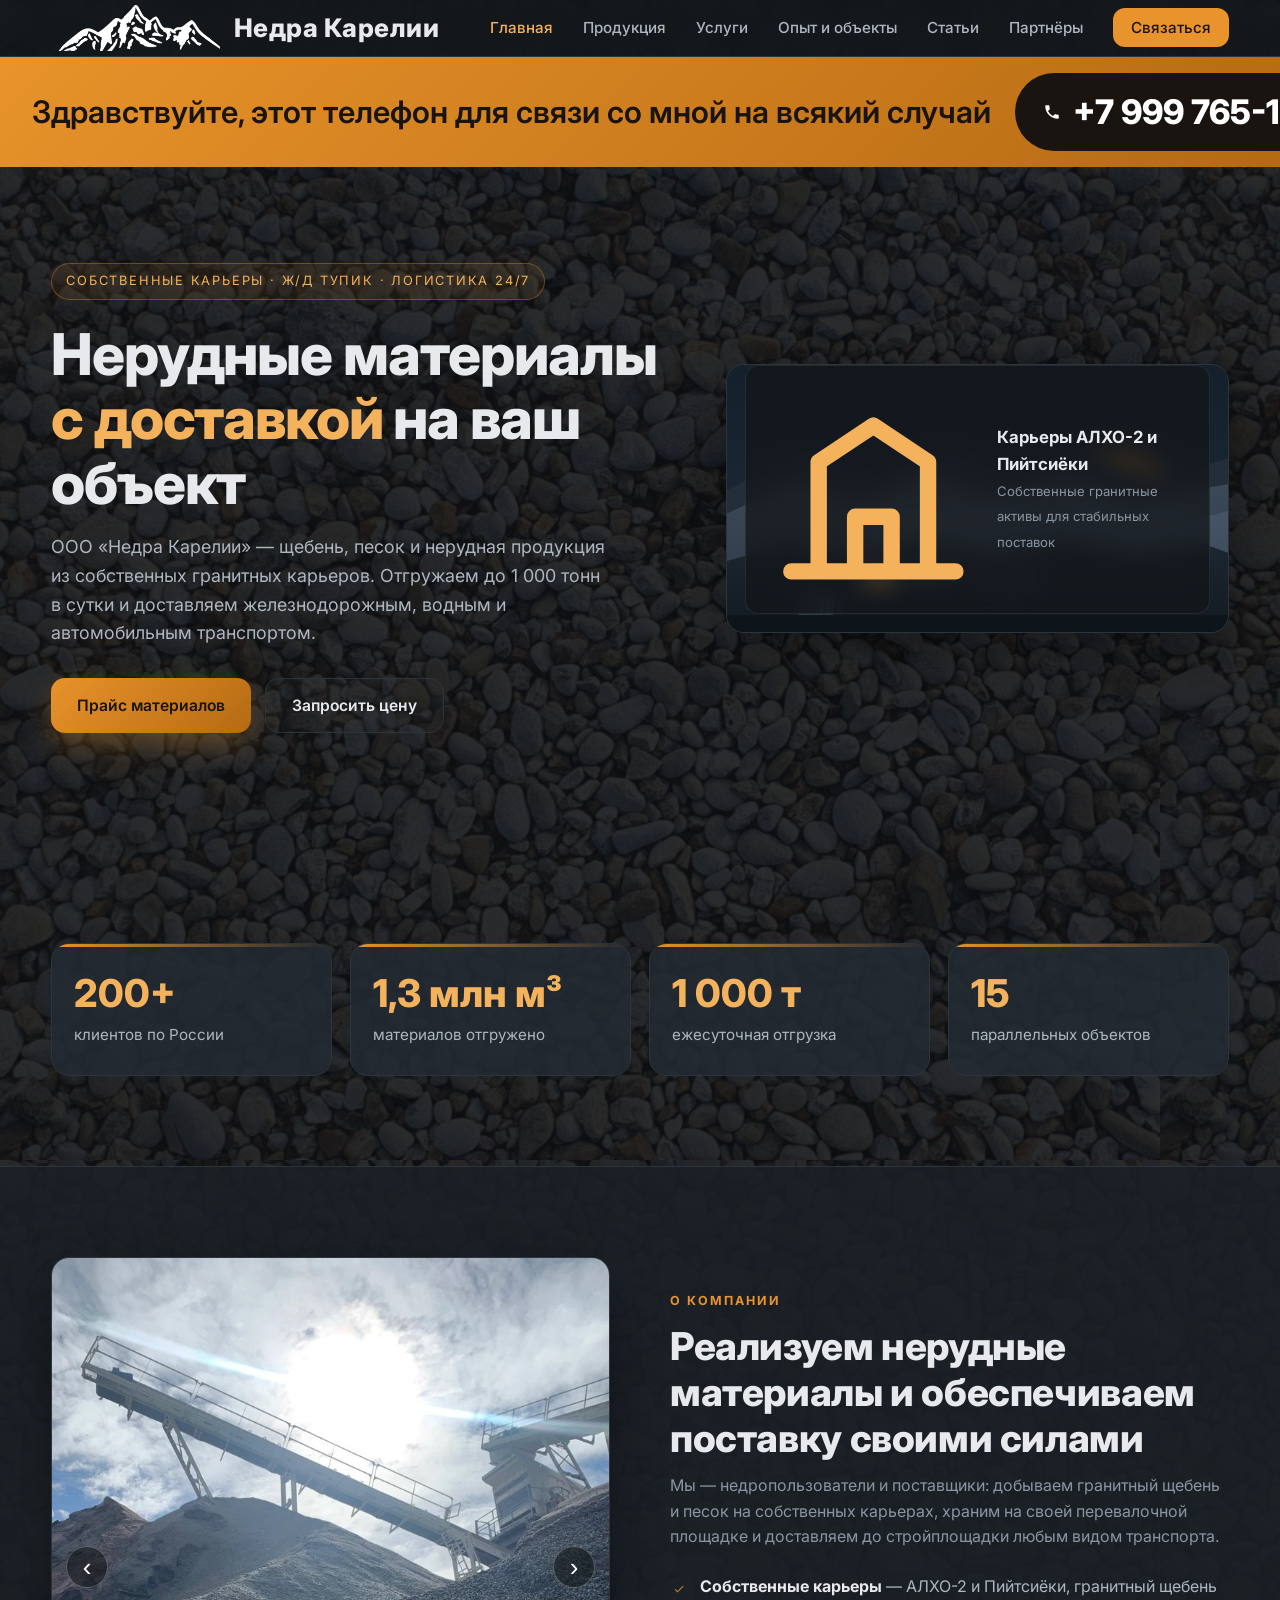
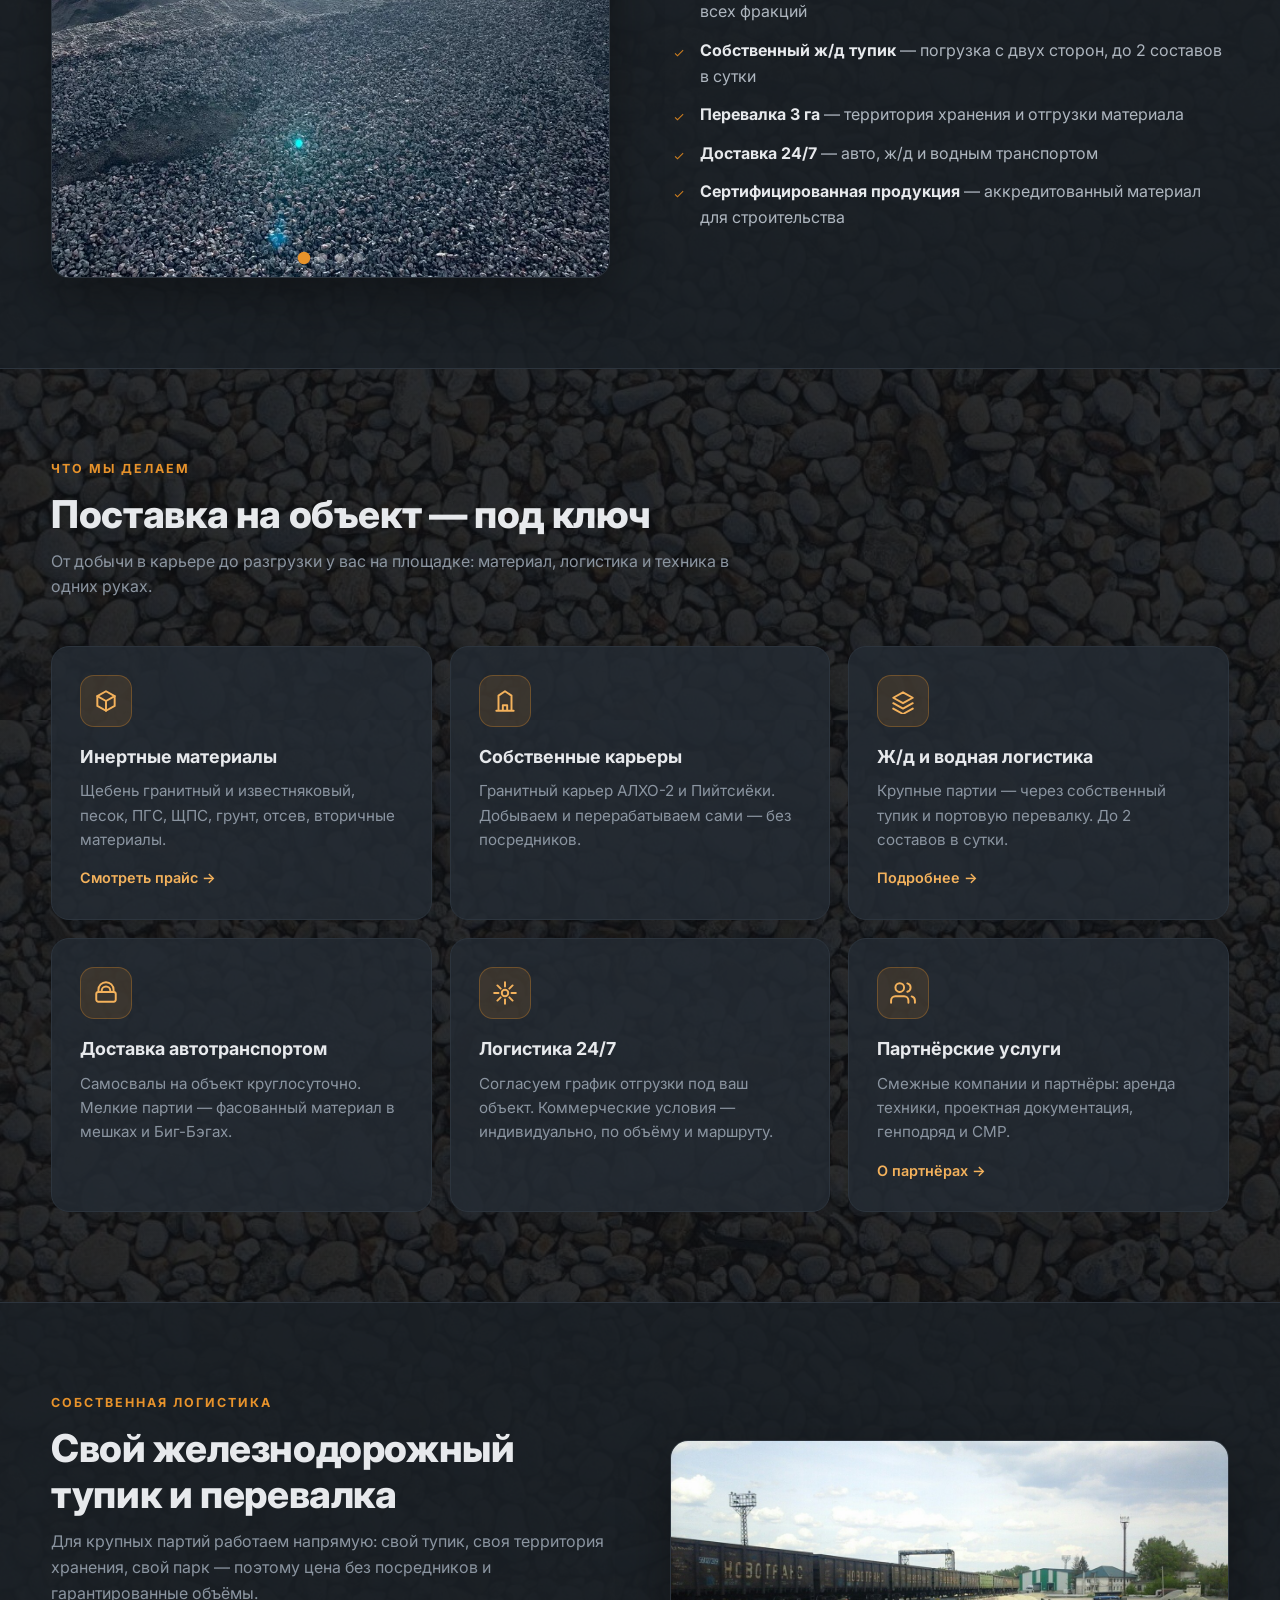
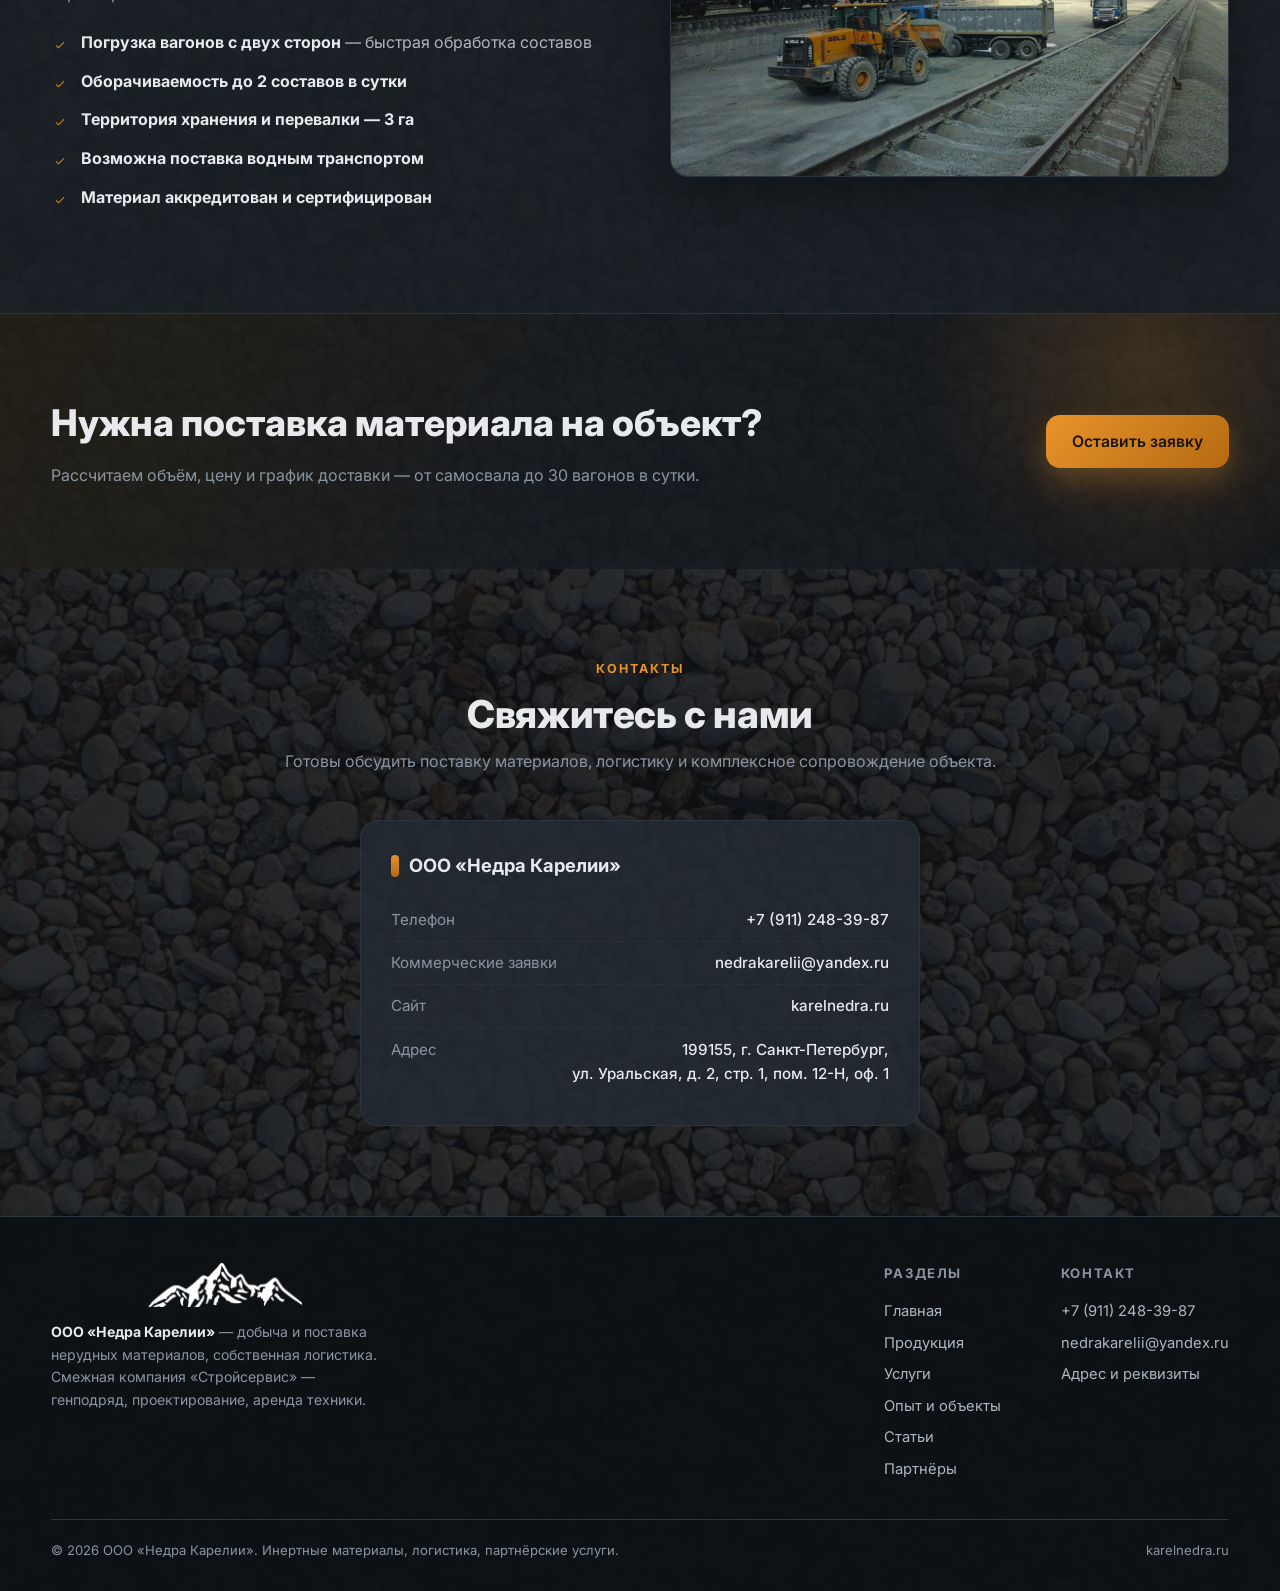
<file: index.html>
﻿<!DOCTYPE html>
<html lang="ru">
<head>
  <meta charset="UTF-8">
  <meta name="viewport" content="width=device-width, initial-scale=1.0">
  <title>Недра Карелии — нерудные материалы, карьеры и логистика</title>
  <meta name="description" content="ООО «Недра Карелии» — поставка щебня, песка и нерудных материалов. Собственные гранитные карьеры, ж/д тупик и логистика 24/7. Аренда техники, проектирование и строительство через партнёров.">
  <link rel="icon" href="images/favicon.png?v=2">
  <link rel="preconnect" href="https://fonts.googleapis.com">
  <link rel="preconnect" href="https://fonts.gstatic.com" crossorigin>
  <link href="https://fonts.googleapis.com/css2?family=Inter:wght@400;500;600;700;800&display=swap" rel="stylesheet">
  <link rel="stylesheet" href="css/style.css?v=49">
</head>
<body>

  <header class="header">
    <div class="container header-inner">
      <a class="logo" href="index.html" aria-label="Недра Карелии — на главную">
        <img class="logo-img" src="images/logo-mount.png" alt="Недра Карелии">
        <span class="logo-name">Недра Карелии</span>
      </a>
      <ul class="nav">
        <li><a href="index.html" class="active">Главная</a></li>
        <li><a href="production.html">Продукция</a></li>
        <li><a href="services.html">Услуги</a></li>
        <li><a href="experience.html">Опыт и объекты</a></li>
        <li><a href="articles.html">Статьи</a></li>
        <li><a href="partners.html">Партнёры</a></li>
        <li><a href="index.html#contacts" class="nav-cta">Связаться</a></li>
      </ul>
      <button class="burger" aria-label="Открыть меню"><span></span><span></span><span></span></button>
    </div>
  </header>

  <!-- ============ РЕКЛАМНЫЙ БЛОК / БЕГУЩАЯ СТРОКА (ВРЕМЕННЫЙ — удалить при необходимости) ============ -->
  <div class="adstrip">
    <div class="adstrip-track">
      <div class="adstrip-item">
        <p>Здравствуйте, этот телефон для связи со мной на всякий случай</p>
        <a href="tel:+79997651890">
          <svg width="18" height="18" viewBox="0 0 24 24" fill="currentColor" aria-hidden="true"><path d="M6.6 10.8a15.1 15.1 0 0 0 6.6 6.6l2.2-2.2a1 1 0 0 1 1-.24c1.1.36 2.3.56 3.6.56a1 1 0 0 1 1 1V20a1 1 0 0 1-1 1C10.6 21 3 13.4 3 4a1 1 0 0 1 1-1h3.5a1 1 0 0 1 1 1c0 1.3.2 2.5.56 3.6a1 1 0 0 1-.25 1z"/></svg>
          +7 999 765-18-90
        </a>
      </div>
      <div class="adstrip-item" aria-hidden="true">
        <p>Здравствуйте, этот телефон для связи со мной на всякий случай</p>
        <a href="tel:+79997651890">
          <svg width="18" height="18" viewBox="0 0 24 24" fill="currentColor" aria-hidden="true"><path d="M6.6 10.8a15.1 15.1 0 0 0 6.6 6.6l2.2-2.2a1 1 0 0 1 1-.24c1.1.36 2.3.56 3.6.56a1 1 0 0 1 1 1V20a1 1 0 0 1-1 1C10.6 21 3 13.4 3 4a1 1 0 0 1 1-1h3.5a1 1 0 0 1 1 1c0 1.3.2 2.5.56 3.6a1 1 0 0 1-.25 1z"/></svg>
          +7 999 765-18-90
        </a>
      </div>
    </div>
  </div>
  <!-- ============ КОНЕЦ РЕКЛАМНОГО БЛОКА ============ -->

  <section class="hero">
    <div class="container hero-grid">
      <div data-reveal>
        <span class="badge">Собственные карьеры · Ж/д тупик · Логистика 24/7</span>
        <h1>Нерудные материалы <em>с доставкой</em> на ваш объект</h1>
        <p class="lead">ООО «Недра Карелии» — щебень, песок и нерудная продукция из собственных гранитных карьеров. Отгружаем до 1 000 тонн в сутки и доставляем железнодорожным, водным и автомобильным транспортом.</p>
        <div class="hero-actions">
          <a href="production.html" class="btn btn-primary">Прайс материалов</a>
          <a href="index.html#contacts" class="btn btn-ghost">Запросить цену</a>
        </div>
      </div>
      <div class="hero-visual" data-reveal>
        <img src="images/hero.svg" alt="Гранитный карьер Недра Карелии">
        <div class="hero-card">
          <svg width="38" height="38" viewBox="0 0 24 24" fill="none" aria-hidden="true">
            <path d="M3 21h18M6 21V9l6-4 6 4v12M10 21v-6h4v6" stroke="#f4b25c" stroke-width="1.8" stroke-linecap="round" stroke-linejoin="round"/>
          </svg>
          <div>
            <b>Карьеры АЛХО-2 и Пийтсиёки</b>
            <span>Собственные гранитные активы для стабильных поставок</span>
          </div>
        </div>
      </div>
    </div>
  </section>

  <section class="section">
    <div class="container">
      <div class="stats" data-reveal>
        <div class="stat">
          <b>200+</b>
          <span>клиентов по России</span>
        </div>
        <div class="stat">
          <b>1,3 млн м³</b>
          <span>материалов отгружено</span>
        </div>
        <div class="stat">
          <b>1 000 т</b>
          <span>ежесуточная отгрузка</span>
        </div>
        <div class="stat">
          <b>15</b>
          <span>параллельных объектов</span>
        </div>
      </div>
    </div>
  </section>

  <section class="section section-alt" id="about">
    <div class="container split">
      <div class="split-visual carousel" data-reveal>
        <div class="c-slides">
          <img class="c-slide active" src="images/carousel/Alho-2.jpg" alt="Гранитный карьер">
          <img class="c-slide" src="images/carousel/poezd1.jpg" alt="Железнодорожные поставки">
          <img class="c-slide" src="images/carousel/avto.png" alt="Автодоставка">
          <img class="c-slide" src="images/carousel/korabl.webp" alt="Водная логистика">
        </div>
        <button class="c-btn c-prev" type="button" aria-label="Назад">&#8249;</button>
        <button class="c-btn c-next" type="button" aria-label="Вперёд">&#8250;</button>
        <div class="c-dots"></div>
      </div>
      <div data-reveal>
        <div class="section-head" style="margin-bottom:24px">
          <div class="kicker">О компании</div>
          <h2>Реализуем нерудные материалы и обеспечиваем поставку своими силами</h2>
          <p>Мы — недропользователи и поставщики: добываем гранитный щебень и песок на собственных карьерах, храним на своей перевалочной площадке и доставляем до стройплощадки любым видом транспорта.</p>
        </div>
        <ul class="check-list">
          <li><b>Собственные карьеры</b> — АЛХО-2 и Пийтсиёки, гранитный щебень всех фракций</li>
          <li><b>Собственный ж/д тупик</b> — погрузка с двух сторон, до 2 составов в сутки</li>
          <li><b>Перевалка 3 га</b> — территория хранения и отгрузки материала</li>
          <li><b>Доставка 24/7</b> — авто, ж/д и водным транспортом</li>
          <li><b>Сертифицированная продукция</b> — аккредитованный материал для строительства</li>
        </ul>
      </div>
    </div>
  </section>

  <section class="section">
    <div class="container">
      <div class="section-head" data-reveal>
        <div class="kicker">Что мы делаем</div>
        <h2>Поставка на объект — под ключ</h2>
        <p>От добычи в карьере до разгрузки у вас на площадке: материал, логистика и техника в одних руках.</p>
      </div>
      <div class="grid grid-3">
        <div class="card" data-reveal>
          <span class="icon">
            <svg width="26" height="26" viewBox="0 0 24 24" fill="none" stroke="currentColor" stroke-width="1.8" stroke-linecap="round" stroke-linejoin="round"><path d="M12 3l8 4.5v9L12 21l-8-4.5v-9z"/><path d="M12 12l8-4.5M12 12L4 7.5M12 12v9"/></svg>
          </span>
          <h3>Инертные материалы</h3>
          <p>Щебень гранитный и известняковый, песок, ПГС, ЩПС, грунт, отсев, вторичные материалы.</p>
          <a class="more" href="production.html">Смотреть прайс →</a>
        </div>
        <div class="card" data-reveal>
          <span class="icon">
            <svg width="26" height="26" viewBox="0 0 24 24" fill="none" stroke="currentColor" stroke-width="1.8" stroke-linecap="round" stroke-linejoin="round"><path d="M4 21h16M6 21V7l6-4 6 4v14M10 21v-5h4v5"/></svg>
          </span>
          <h3>Собственные карьеры</h3>
          <p>Гранитный карьер АЛХО-2 и Пийтсиёки. Добываем и перерабатываем сами — без посредников.</p>
        </div>
        <div class="card" data-reveal>
          <span class="icon">
            <svg width="26" height="26" viewBox="0 0 24 24" fill="none" stroke="currentColor" stroke-width="1.8" stroke-linecap="round" stroke-linejoin="round"><path d="M3 9l9-5 9 5-9 5z"/><path d="M3 14l9 5 9-5"/><path d="M3 19l9 5 9-5"/></svg>
          </span>
          <h3>Ж/д и водная логистика</h3>
          <p>Крупные партии — через собственный тупик и портовую перевалку. До 2 составов в сутки.</p>
          <a class="more" href="services.html">Подробнее →</a>
        </div>
        <div class="card" data-reveal>
          <span class="icon">
            <svg width="26" height="26" viewBox="0 0 24 24" fill="none" stroke="currentColor" stroke-width="1.8" stroke-linecap="round" stroke-linejoin="round"><path d="M5 11V9a7 7 0 0 1 14 0v2"/><rect x="3" y="11" width="18" height="9" rx="2"/><path d="M8 11v-1a4 4 0 0 1 8 0v1"/></svg>
          </span>
          <h3>Доставка автотранспортом</h3>
          <p>Самосвалы на объект круглосуточно. Мелкие партии — фасованный материал в мешках и Биг-Бэгах.</p>
        </div>
        <div class="card" data-reveal>
          <span class="icon">
            <svg width="26" height="26" viewBox="0 0 24 24" fill="none" stroke="currentColor" stroke-width="1.8" stroke-linecap="round" stroke-linejoin="round"><path d="M12 2v4M12 18v4M2 12h4M18 12h4M5 5l3 3M16 16l3 3M5 19l3-3M16 8l3-3"/><circle cx="12" cy="12" r="3"/></svg>
          </span>
          <h3>Логистика 24/7</h3>
          <p>Согласуем график отгрузки под ваш объект. Коммерческие условия — индивидуально, по объёму и маршруту.</p>
        </div>
        <div class="card" data-reveal>
          <span class="icon">
            <svg width="26" height="26" viewBox="0 0 24 24" fill="none" stroke="currentColor" stroke-width="1.8" stroke-linecap="round" stroke-linejoin="round"><path d="M17 21v-2a4 4 0 0 0-4-4H5a4 4 0 0 0-4 4v2"/><circle cx="9" cy="7" r="4"/><path d="M23 21v-2a4 4 0 0 0-3-3.87M16 3.13a4 4 0 0 1 0 7.75"/></svg>
          </span>
          <h3>Партнёрские услуги</h3>
          <p>Смежные компании и партнёры: аренда техники, проектная документация, генподряд и СМР.</p>
          <a class="more" href="partners.html">О партнёрах →</a>
        </div>
      </div>
    </div>
  </section>

  <section class="section section-alt" id="railway">
    <div class="container split">
      <div data-reveal>
        <div class="section-head" style="margin-bottom:24px">
          <div class="kicker">Собственная логистика</div>
          <h2>Свой железнодорожный тупик и перевалка</h2>
          <p>Для крупных партий работаем напрямую: свой тупик, своя территория хранения, свой парк — поэтому цена без посредников и гарантированные объёмы.</p>
        </div>
        <ul class="check-list">
          <li><b>Погрузка вагонов с двух сторон</b> — быстрая обработка составов</li>
          <li><b>Оборачиваемость до 2 составов в сутки</b></li>
          <li><b>Территория хранения и перевалки — 3 га</b></li>
          <li><b>Возможна поставка водным транспортом</b></li>
          <li><b>Материал аккредитован и сертифицирован</b></li>
        </ul>
      </div>
      <div class="split-visual" data-reveal>
        <img src="images/railway.jpg" alt="Погрузка на ж/д тупике">
      </div>
    </div>
  </section>

  <section class="cta" data-reveal>
    <div class="container cta-inner">
      <div>
        <h2>Нужна поставка материала на объект?</h2>
        <p>Рассчитаем объём, цену и график доставки — от самосвала до 30 вагонов в сутки.</p>
      </div>
      <a href="index.html#contacts" class="btn btn-primary">Оставить заявку</a>
    </div>
  </section>

  <section class="section" id="contacts">
    <div class="container">
      <div class="section-head" data-reveal>
        <div class="kicker">Контакты</div>
        <h2>Свяжитесь с нами</h2>
        <p>Готовы обсудить поставку материалов, логистику и комплексное сопровождение объекта.</p>
      </div>
      <div class="contacts-grid">
        <div class="contact-card" data-reveal>
          <h3>ООО «Недра Карелии»</h3>
          <div class="contact-row"><span class="k">Телефон</span><span class="v"><a href="tel:+79112483987">+7 (911) 248-39-87</a></span></div>
          <div class="contact-row"><span class="k">Коммерческие заявки</span><span class="v"><a href="mailto:nedrakarelii@yandex.ru">nedrakarelii@yandex.ru</a></span></div>
          <div class="contact-row"><span class="k">Сайт</span><span class="v"><a href="https://karelnedra.ru" target="_blank" rel="noopener">karelnedra.ru</a></span></div>
          <div class="contact-row"><span class="k">Адрес</span><span class="v">199155, г. Санкт-Петербург,<br>ул. Уральская, д. 2, стр. 1, пом. 12-Н, оф. 1</span></div>
        </div>
      </div>
    </div>
  </section>

  <footer class="footer">
    <div class="container">
      <div class="footer-inner">
        <div class="f-brand">
          <img class="f-logo" src="images/logo-mount.png" alt="Недра Карелии">
          <b>ООО «Недра Карелии»</b> — добыча и поставка нерудных материалов, собственная логистика. Смежная компания «Стройсервис» — генподряд, проектирование, аренда техники.
        </div>
        <div class="footer-cols">
          <div>
            <h4>Разделы</h4>
            <a href="index.html">Главная</a>
            <a href="production.html">Продукция</a>
            <a href="services.html">Услуги</a>
            <a href="experience.html">Опыт и объекты</a>
            <a href="articles.html">Статьи</a>
            <a href="partners.html">Партнёры</a>
          </div>
          <div>
            <h4>Контакт</h4>
            <a href="tel:+79112483987">+7 (911) 248-39-87</a>
            <a href="mailto:nedrakarelii@yandex.ru">nedrakarelii@yandex.ru</a>
            <a href="index.html#contacts">Адрес и реквизиты</a>
          </div>
        </div>
      </div>
      <div class="footer-bottom">
        <span>© 2026 ООО «Недра Карелии». Инертные материалы, логистика, партнёрские услуги.</span>
        <span>karelnedra.ru</span>
      </div>
    </div>
  </footer>

  <script src="js/main.js"></script>
</body>
</html>
</file>
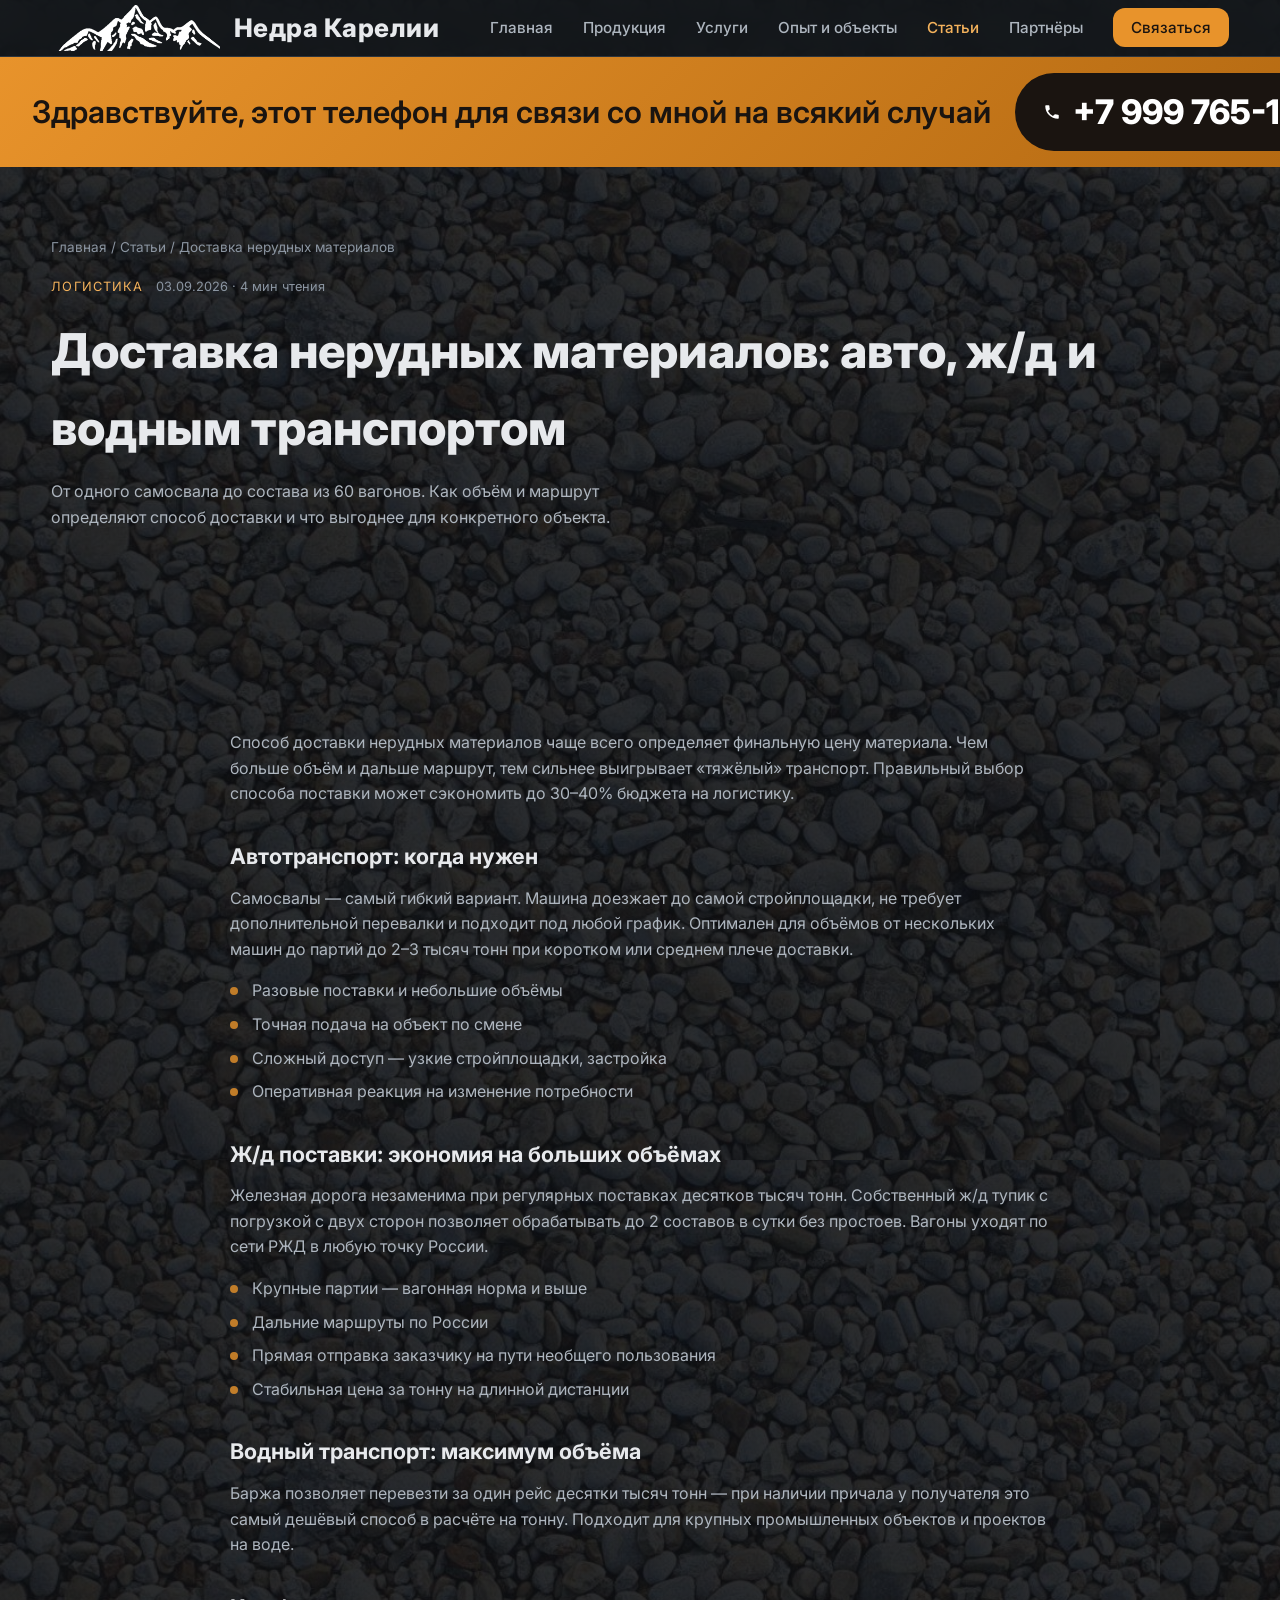
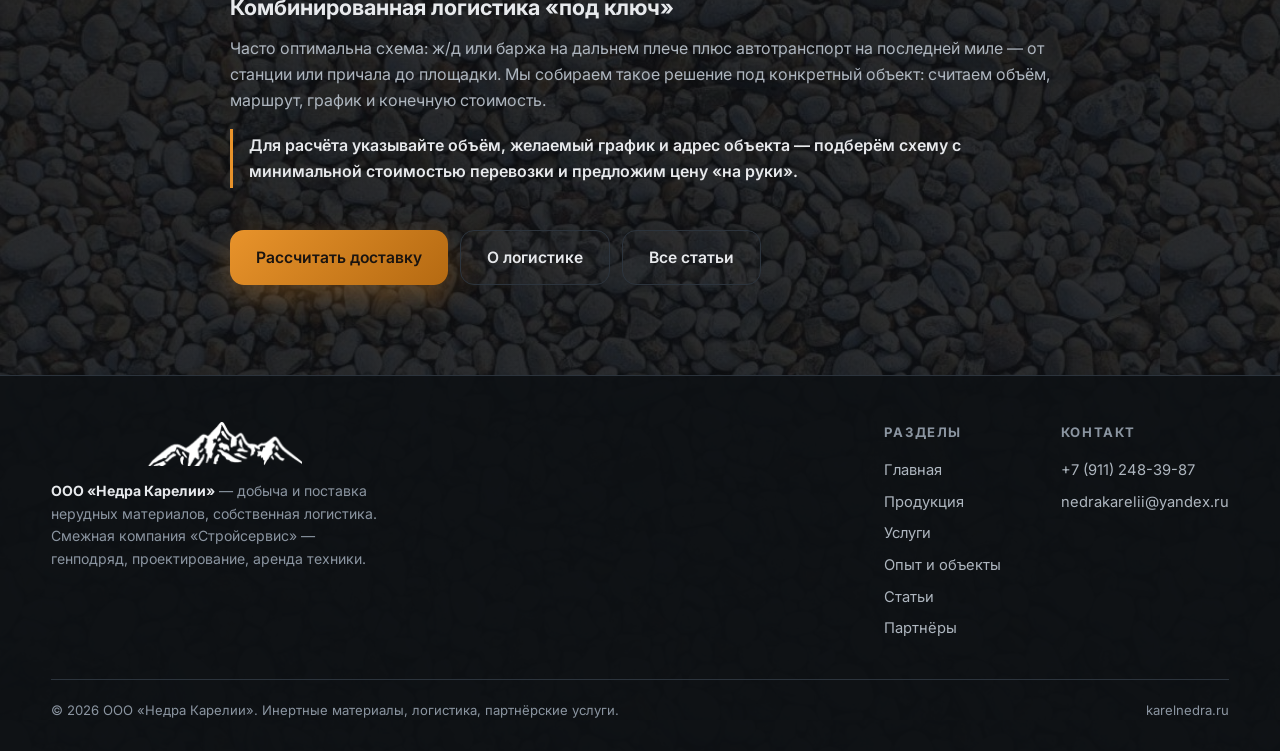
<file: article-dostavka-nerudnyh-materialov.html>
﻿<!DOCTYPE html>
<html lang="ru">
<head>
  <meta charset="UTF-8">
  <meta name="viewport" content="width=device-width, initial-scale=1.0">
  <title>Доставка нерудных материалов: авто, ж/д и водным транспортом — Недра Карелии</title>
  <meta name="description" content="Когда выгоден самосвал, когда — ж/д состав, а когда баржа. Объём, маршрут и график: как выбрать способ доставки щебня и песка на объект.">
  <link rel="icon" href="images/favicon.png?v=2">
  <link rel="preconnect" href="https://fonts.googleapis.com">
  <link rel="preconnect" href="https://fonts.gstatic.com" crossorigin>
  <link href="https://fonts.googleapis.com/css2?family=Inter:wght@400;500;600;700;800&display=swap" rel="stylesheet">
  <link rel="stylesheet" href="css/style.css?v=49">
</head>
<body>

  <header class="header">
    <div class="container header-inner">
      <a class="logo" href="index.html" aria-label="Недра Карелии — на главную">
        <img class="logo-img" src="images/logo-mount.png" alt="Недра Карелии">
        <span class="logo-name">Недра Карелии</span>
      </a>
      <ul class="nav">
        <li><a href="index.html">Главная</a></li>
        <li><a href="production.html">Продукция</a></li>
        <li><a href="services.html">Услуги</a></li>
        <li><a href="experience.html">Опыт и объекты</a></li>
        <li><a href="articles.html" class="active">Статьи</a></li>
        <li><a href="partners.html">Партнёры</a></li>
        <li><a href="index.html#contacts" class="nav-cta">Связаться</a></li>
      </ul>
      <button class="burger" aria-label="Открыть меню"><span></span><span></span><span></span></button>
    </div>
  </header>

  <!-- ============ РЕКЛАМНЫЙ БЛОК / БЕГУЩАЯ СТРОКА (ВРЕМЕННЫЙ — удалить при необходимости) ============ -->
  <div class="adstrip">
    <div class="adstrip-track">
      <div class="adstrip-item">
        <p>Здравствуйте, этот телефон для связи со мной на всякий случай</p>
        <a href="tel:+79997651890">
          <svg width="18" height="18" viewBox="0 0 24 24" fill="currentColor" aria-hidden="true"><path d="M6.6 10.8a15.1 15.1 0 0 0 6.6 6.6l2.2-2.2a1 1 0 0 1 1-.24c1.1.36 2.3.56 3.6.56a1 1 0 0 1 1 1V20a1 1 0 0 1-1 1C10.6 21 3 13.4 3 4a1 1 0 0 1 1-1h3.5a1 1 0 0 1 1 1c0 1.3.2 2.5.56 3.6a1 1 0 0 1-.25 1z"/></svg>
          +7 999 765-18-90
        </a>
      </div>
      <div class="adstrip-item" aria-hidden="true">
        <p>Здравствуйте, этот телефон для связи со мной на всякий случай</p>
        <a href="tel:+79997651890">
          <svg width="18" height="18" viewBox="0 0 24 24" fill="currentColor" aria-hidden="true"><path d="M6.6 10.8a15.1 15.1 0 0 0 6.6 6.6l2.2-2.2a1 1 0 0 1 1-.24c1.1.36 2.3.56 3.6.56a1 1 0 0 1 1 1V20a1 1 0 0 1-1 1C10.6 21 3 13.4 3 4a1 1 0 0 1 1-1h3.5a1 1 0 0 1 1 1c0 1.3.2 2.5.56 3.6a1 1 0 0 1-.25 1z"/></svg>
          +7 999 765-18-90
        </a>
      </div>
    </div>
  </div>
  <!-- ============ КОНЕЦ РЕКЛАМНОГО БЛОКА ============ -->

  <section class="page-hero">
    <div class="container">
      <nav class="breadcrumbs" aria-label="Хлебные крошки"><a href="index.html">Главная</a> / <a href="articles.html">Статьи</a> / Доставка нерудных материалов</nav>
      <div class="article-meta">Логистика <span>03.09.2026 · 4 мин чтения</span></div>
      <h1>Доставка нерудных материалов: авто, ж/д и водным транспортом</h1>
      <p>От одного самосвала до состава из 60 вагонов. Как объём и маршрут определяют способ доставки и что выгоднее для конкретного объекта.</p>
    </div>
  </section>

  <section class="section">
    <div class="container article-main">
      <div class="article-body" data-reveal>

        <p>Способ доставки нерудных материалов чаще всего определяет финальную цену материала. Чем больше объём и дальше маршрут, тем сильнее выигрывает «тяжёлый» транспорт. Правильный выбор способа поставки может сэкономить до 30–40% бюджета на логистику.</p>

        <h2>Автотранспорт: когда нужен</h2>
        <p>Самосвалы — самый гибкий вариант. Машина доезжает до самой стройплощадки, не требует дополнительной перевалки и подходит под любой график. Оптимален для объёмов от нескольких машин до партий до 2–3 тысяч тонн при коротком или среднем плече доставки.</p>
        <ul>
          <li>Разовые поставки и небольшие объёмы</li>
          <li>Точная подача на объект по смене</li>
          <li>Сложный доступ — узкие стройплощадки, застройка</li>
          <li>Оперативная реакция на изменение потребности</li>
        </ul>

        <h2>Ж/д поставки: экономия на больших объёмах</h2>
        <p>Железная дорога незаменима при регулярных поставках десятков тысяч тонн. Собственный ж/д тупик с погрузкой с двух сторон позволяет обрабатывать до 2 составов в сутки без простоев. Вагоны уходят по сети РЖД в любую точку России.</p>
        <ul>
          <li>Крупные партии — вагонная норма и выше</li>
          <li>Дальние маршруты по России</li>
          <li>Прямая отправка заказчику на пути необщего пользования</li>
          <li>Стабильная цена за тонну на длинной дистанции</li>
        </ul>

        <h2>Водный транспорт: максимум объёма</h2>
        <p>Баржа позволяет перевезти за один рейс десятки тысяч тонн — при наличии причала у получателя это самый дешёвый способ в расчёте на тонну. Подходит для крупных промышленных объектов и проектов на воде.</p>

        <h2>Комбинированная логистика «под ключ»</h2>
        <p>Часто оптимальна схема: ж/д или баржа на дальнем плече плюс автотранспорт на последней миле — от станции или причала до площадки. Мы собираем такое решение под конкретный объект: считаем объём, маршрут, график и конечную стоимость.</p>

        <p class="hl">Для расчёта указывайте объём, желаемый график и адрес объекта — подберём схему с минимальной стоимостью перевозки и предложим цену «на руки».</p>

      </div>

      <div class="article-actions" data-reveal>
        <a href="index.html#contacts" class="btn btn-primary">Рассчитать доставку</a>
        <a href="services.html" class="btn btn-ghost">О логистике</a>
        <a href="articles.html" class="btn btn-ghost">Все статьи</a>
      </div>
    </div>
  </section>

  <footer class="footer">
    <div class="container">
      <div class="footer-inner">
        <div class="f-brand">
          <img class="f-logo" src="images/logo-mount.png" alt="Недра Карелии">
          <b>ООО «Недра Карелии»</b> — добыча и поставка нерудных материалов, собственная логистика. Смежная компания «Стройсервис» — генподряд, проектирование, аренда техники.
        </div>
        <div class="footer-cols">
          <div>
            <h4>Разделы</h4>
            <a href="index.html">Главная</a>
            <a href="production.html">Продукция</a>
            <a href="services.html">Услуги</a>
            <a href="experience.html">Опыт и объекты</a>
            <a href="articles.html">Статьи</a>
            <a href="partners.html">Партнёры</a>
          </div>
          <div>
            <h4>Контакт</h4>
            <a href="tel:+79112483987">+7 (911) 248-39-87</a>
            <a href="mailto:nedrakarelii@yandex.ru">nedrakarelii@yandex.ru</a>
          </div>
        </div>
      </div>
      <div class="footer-bottom">
        <span>© 2026 ООО «Недра Карелии». Инертные материалы, логистика, партнёрские услуги.</span>
        <span>karelnedra.ru</span>
      </div>
    </div>
  </footer>

  <script src="js/main.js"></script>
</body>
</html>
</file>
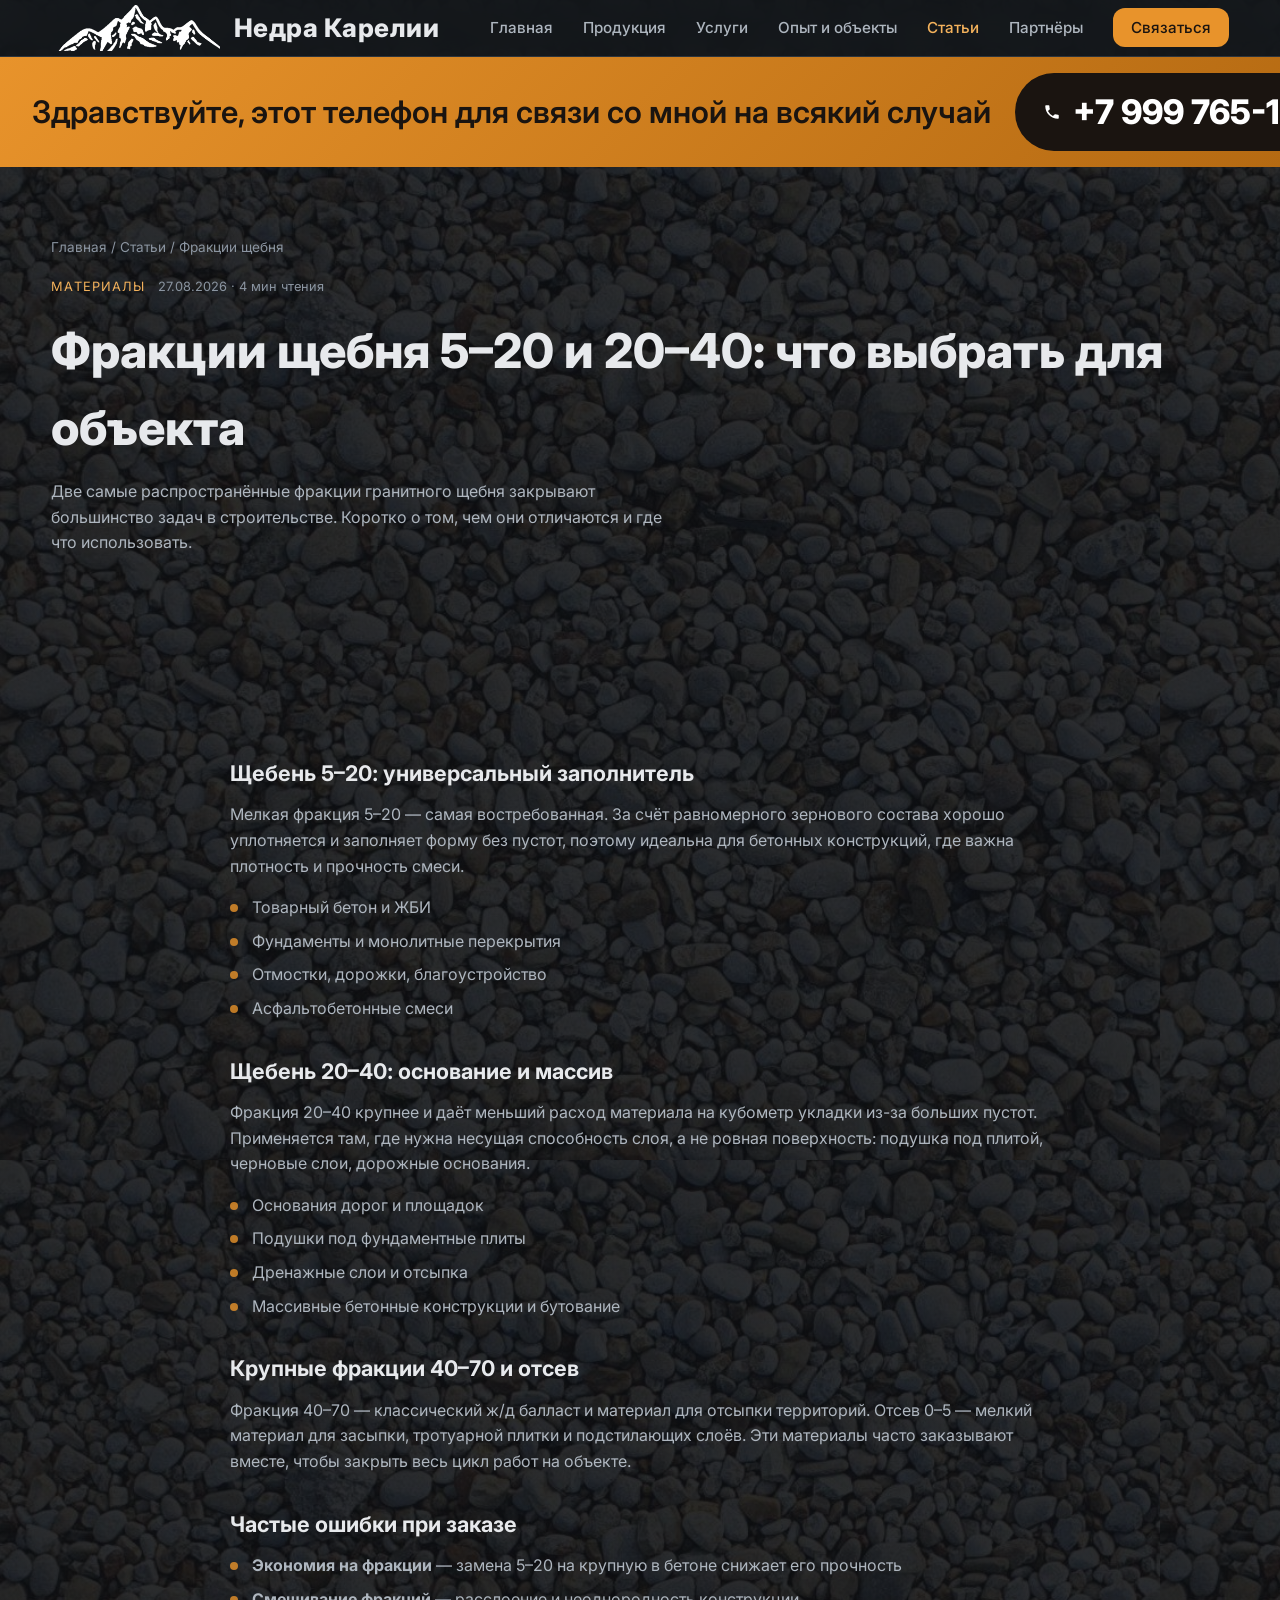
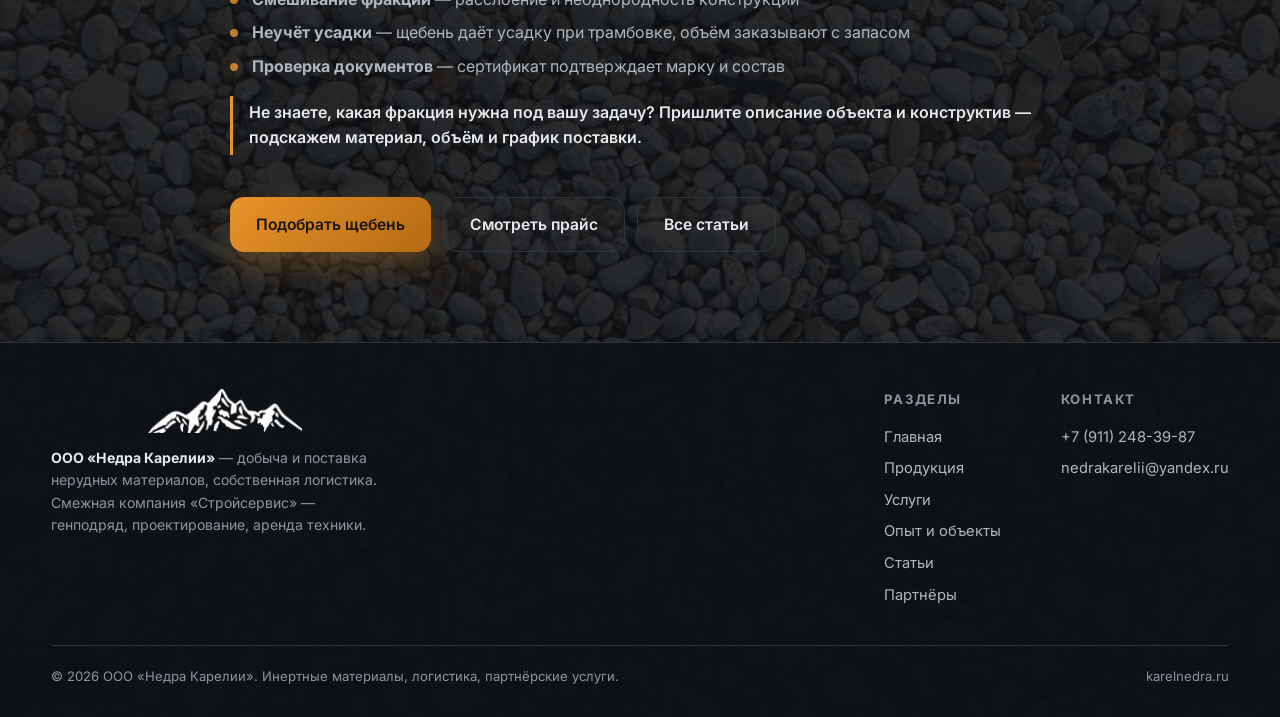
<file: article-frakcii-shchebnya.html>
﻿<!DOCTYPE html>
<html lang="ru">
<head>
  <meta charset="UTF-8">
  <meta name="viewport" content="width=device-width, initial-scale=1.0">
  <title>Фракции щебня 5–20 и 20–40: что выбрать — Недра Карелии</title>
  <meta name="description" content="Самые ходовые фракции гранитного щебня: 5–20 для бетона и ЖБИ, 20–40 для оснований дорог. Плотность, применение и частые ошибки при заказе щебня.">
  <link rel="icon" href="images/favicon.png?v=2">
  <link rel="preconnect" href="https://fonts.googleapis.com">
  <link rel="preconnect" href="https://fonts.gstatic.com" crossorigin>
  <link href="https://fonts.googleapis.com/css2?family=Inter:wght@400;500;600;700;800&display=swap" rel="stylesheet">
  <link rel="stylesheet" href="css/style.css?v=49">
</head>
<body>

  <header class="header">
    <div class="container header-inner">
      <a class="logo" href="index.html" aria-label="Недра Карелии — на главную">
        <img class="logo-img" src="images/logo-mount.png" alt="Недра Карелии">
        <span class="logo-name">Недра Карелии</span>
      </a>
      <ul class="nav">
        <li><a href="index.html">Главная</a></li>
        <li><a href="production.html">Продукция</a></li>
        <li><a href="services.html">Услуги</a></li>
        <li><a href="experience.html">Опыт и объекты</a></li>
        <li><a href="articles.html" class="active">Статьи</a></li>
        <li><a href="partners.html">Партнёры</a></li>
        <li><a href="index.html#contacts" class="nav-cta">Связаться</a></li>
      </ul>
      <button class="burger" aria-label="Открыть меню"><span></span><span></span><span></span></button>
    </div>
  </header>

  <!-- ============ РЕКЛАМНЫЙ БЛОК / БЕГУЩАЯ СТРОКА (ВРЕМЕННЫЙ — удалить при необходимости) ============ -->
  <div class="adstrip">
    <div class="adstrip-track">
      <div class="adstrip-item">
        <p>Здравствуйте, этот телефон для связи со мной на всякий случай</p>
        <a href="tel:+79997651890">
          <svg width="18" height="18" viewBox="0 0 24 24" fill="currentColor" aria-hidden="true"><path d="M6.6 10.8a15.1 15.1 0 0 0 6.6 6.6l2.2-2.2a1 1 0 0 1 1-.24c1.1.36 2.3.56 3.6.56a1 1 0 0 1 1 1V20a1 1 0 0 1-1 1C10.6 21 3 13.4 3 4a1 1 0 0 1 1-1h3.5a1 1 0 0 1 1 1c0 1.3.2 2.5.56 3.6a1 1 0 0 1-.25 1z"/></svg>
          +7 999 765-18-90
        </a>
      </div>
      <div class="adstrip-item" aria-hidden="true">
        <p>Здравствуйте, этот телефон для связи со мной на всякий случай</p>
        <a href="tel:+79997651890">
          <svg width="18" height="18" viewBox="0 0 24 24" fill="currentColor" aria-hidden="true"><path d="M6.6 10.8a15.1 15.1 0 0 0 6.6 6.6l2.2-2.2a1 1 0 0 1 1-.24c1.1.36 2.3.56 3.6.56a1 1 0 0 1 1 1V20a1 1 0 0 1-1 1C10.6 21 3 13.4 3 4a1 1 0 0 1 1-1h3.5a1 1 0 0 1 1 1c0 1.3.2 2.5.56 3.6a1 1 0 0 1-.25 1z"/></svg>
          +7 999 765-18-90
        </a>
      </div>
    </div>
  </div>
  <!-- ============ КОНЕЦ РЕКЛАМНОГО БЛОКА ============ -->

  <section class="page-hero">
    <div class="container">
      <nav class="breadcrumbs" aria-label="Хлебные крошки"><a href="index.html">Главная</a> / <a href="articles.html">Статьи</a> / Фракции щебня</nav>
      <div class="article-meta">Материалы <span>27.08.2026 · 4 мин чтения</span></div>
      <h1>Фракции щебня 5–20 и 20–40: что выбрать для объекта</h1>
      <p>Две самые распространённые фракции гранитного щебня закрывают большинство задач в строительстве. Коротко о том, чем они отличаются и где что использовать.</p>
    </div>
  </section>

  <section class="section">
    <div class="container article-main">
      <div class="article-body" data-reveal>

        <h2>Щебень 5–20: универсальный заполнитель</h2>
        <p>Мелкая фракция 5–20 — самая востребованная. За счёт равномерного зернового состава хорошо уплотняется и заполняет форму без пустот, поэтому идеальна для бетонных конструкций, где важна плотность и прочность смеси.</p>
        <ul>
          <li>Товарный бетон и ЖБИ</li>
          <li>Фундаменты и монолитные перекрытия</li>
          <li>Отмостки, дорожки, благоустройство</li>
          <li>Асфальтобетонные смеси</li>
        </ul>

        <h2>Щебень 20–40: основание и массив</h2>
        <p>Фракция 20–40 крупнее и даёт меньший расход материала на кубометр укладки из-за больших пустот. Применяется там, где нужна несущая способность слоя, а не ровная поверхность: подушка под плитой, черновые слои, дорожные основания.</p>
        <ul>
          <li>Основания дорог и площадок</li>
          <li>Подушки под фундаментные плиты</li>
          <li>Дренажные слои и отсыпка</li>
          <li>Массивные бетонные конструкции и бутование</li>
        </ul>

        <h2>Крупные фракции 40–70 и отсев</h2>
        <p>Фракция 40–70 — классический ж/д балласт и материал для отсыпки территорий. Отсев 0–5 — мелкий материал для засыпки, тротуарной плитки и подстилающих слоёв. Эти материалы часто заказывают вместе, чтобы закрыть весь цикл работ на объекте.</p>

        <h2>Частые ошибки при заказе</h2>
        <ul>
          <li><b>Экономия на фракции</b> — замена 5–20 на крупную в бетоне снижает его прочность</li>
          <li><b>Смешивание фракций</b> — расслоение и неоднородность конструкции</li>
          <li><b>Неучёт усадки</b> — щебень даёт усадку при трамбовке, объём заказывают с запасом</li>
          <li><b>Проверка документов</b> — сертификат подтверждает марку и состав</li>
        </ul>

        <p class="hl">Не знаете, какая фракция нужна под вашу задачу? Пришлите описание объекта и конструктив — подскажем материал, объём и график поставки.</p>

      </div>

      <div class="article-actions" data-reveal>
        <a href="index.html#contacts" class="btn btn-primary">Подобрать щебень</a>
        <a href="production.html" class="btn btn-ghost">Смотреть прайс</a>
        <a href="articles.html" class="btn btn-ghost">Все статьи</a>
      </div>
    </div>
  </section>

  <footer class="footer">
    <div class="container">
      <div class="footer-inner">
        <div class="f-brand">
          <img class="f-logo" src="images/logo-mount.png" alt="Недра Карелии">
          <b>ООО «Недра Карелии»</b> — добыча и поставка нерудных материалов, собственная логистика. Смежная компания «Стройсервис» — генподряд, проектирование, аренда техники.
        </div>
        <div class="footer-cols">
          <div>
            <h4>Разделы</h4>
            <a href="index.html">Главная</a>
            <a href="production.html">Продукция</a>
            <a href="services.html">Услуги</a>
            <a href="experience.html">Опыт и объекты</a>
            <a href="articles.html">Статьи</a>
            <a href="partners.html">Партнёры</a>
          </div>
          <div>
            <h4>Контакт</h4>
            <a href="tel:+79112483987">+7 (911) 248-39-87</a>
            <a href="mailto:nedrakarelii@yandex.ru">nedrakarelii@yandex.ru</a>
          </div>
        </div>
      </div>
      <div class="footer-bottom">
        <span>© 2026 ООО «Недра Карелии». Инертные материалы, логистика, партнёрские услуги.</span>
        <span>karelnedra.ru</span>
      </div>
    </div>
  </footer>

  <script src="js/main.js"></script>
</body>
</html>
</file>
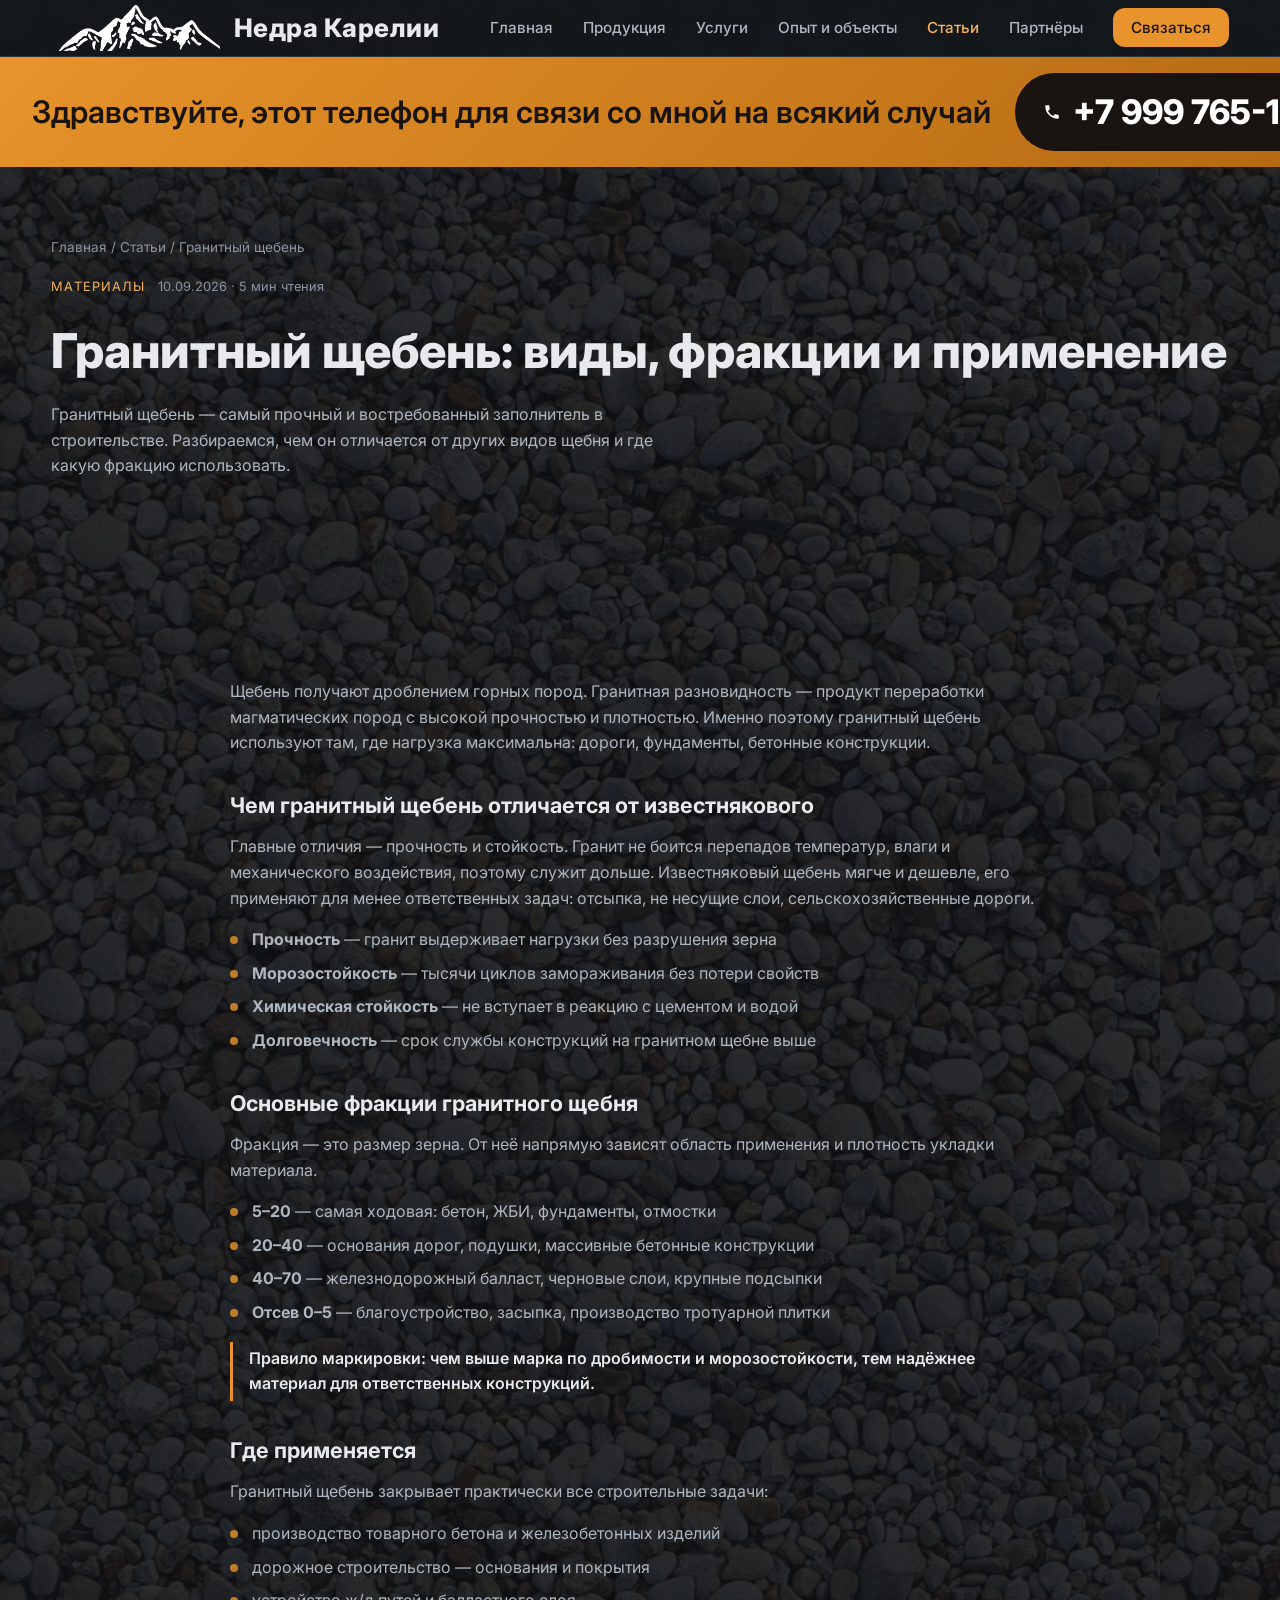
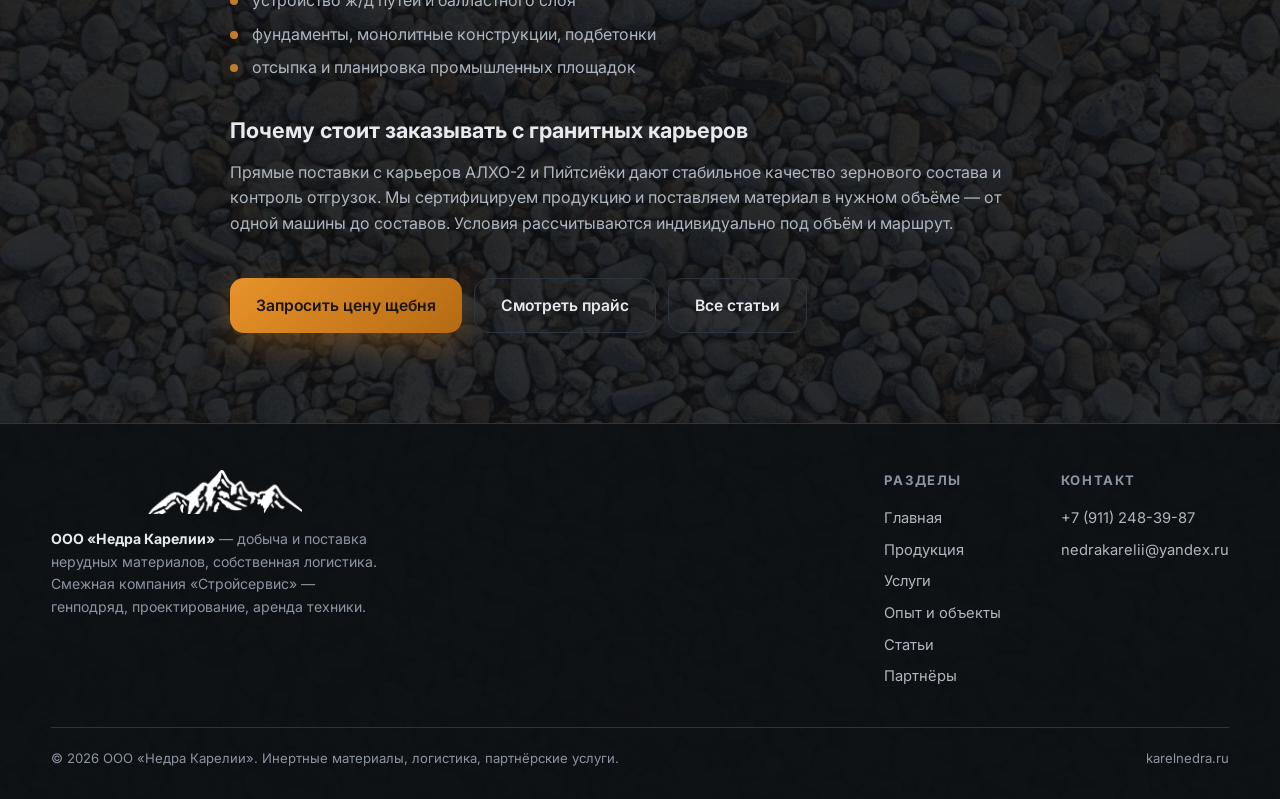
<file: article-granitny-shcheben.html>
﻿<!DOCTYPE html>
<html lang="ru">
<head>
  <meta charset="UTF-8">
  <meta name="viewport" content="width=device-width, initial-scale=1.0">
  <title>Гранитный щебень: виды, фракции и применение — Недра Карелии</title>
  <meta name="description" content="Чем гранитный щебень отличается от известнякового, какие фракции бывают и где применяются: бетон, ЖБИ, дороги, ж/д балласт. Гид по выбору от Недра Карелии.">
  <link rel="icon" href="images/favicon.png?v=2">
  <link rel="preconnect" href="https://fonts.googleapis.com">
  <link rel="preconnect" href="https://fonts.gstatic.com" crossorigin>
  <link href="https://fonts.googleapis.com/css2?family=Inter:wght@400;500;600;700;800&display=swap" rel="stylesheet">
  <link rel="stylesheet" href="css/style.css?v=49">
</head>
<body>

  <header class="header">
    <div class="container header-inner">
      <a class="logo" href="index.html" aria-label="Недра Карелии — на главную">
        <img class="logo-img" src="images/logo-mount.png" alt="Недра Карелии">
        <span class="logo-name">Недра Карелии</span>
      </a>
      <ul class="nav">
        <li><a href="index.html">Главная</a></li>
        <li><a href="production.html">Продукция</a></li>
        <li><a href="services.html">Услуги</a></li>
        <li><a href="experience.html">Опыт и объекты</a></li>
        <li><a href="articles.html" class="active">Статьи</a></li>
        <li><a href="partners.html">Партнёры</a></li>
        <li><a href="index.html#contacts" class="nav-cta">Связаться</a></li>
      </ul>
      <button class="burger" aria-label="Открыть меню"><span></span><span></span><span></span></button>
    </div>
  </header>

  <!-- ============ РЕКЛАМНЫЙ БЛОК / БЕГУЩАЯ СТРОКА (ВРЕМЕННЫЙ — удалить при необходимости) ============ -->
  <div class="adstrip">
    <div class="adstrip-track">
      <div class="adstrip-item">
        <p>Здравствуйте, этот телефон для связи со мной на всякий случай</p>
        <a href="tel:+79997651890">
          <svg width="18" height="18" viewBox="0 0 24 24" fill="currentColor" aria-hidden="true"><path d="M6.6 10.8a15.1 15.1 0 0 0 6.6 6.6l2.2-2.2a1 1 0 0 1 1-.24c1.1.36 2.3.56 3.6.56a1 1 0 0 1 1 1V20a1 1 0 0 1-1 1C10.6 21 3 13.4 3 4a1 1 0 0 1 1-1h3.5a1 1 0 0 1 1 1c0 1.3.2 2.5.56 3.6a1 1 0 0 1-.25 1z"/></svg>
          +7 999 765-18-90
        </a>
      </div>
      <div class="adstrip-item" aria-hidden="true">
        <p>Здравствуйте, этот телефон для связи со мной на всякий случай</p>
        <a href="tel:+79997651890">
          <svg width="18" height="18" viewBox="0 0 24 24" fill="currentColor" aria-hidden="true"><path d="M6.6 10.8a15.1 15.1 0 0 0 6.6 6.6l2.2-2.2a1 1 0 0 1 1-.24c1.1.36 2.3.56 3.6.56a1 1 0 0 1 1 1V20a1 1 0 0 1-1 1C10.6 21 3 13.4 3 4a1 1 0 0 1 1-1h3.5a1 1 0 0 1 1 1c0 1.3.2 2.5.56 3.6a1 1 0 0 1-.25 1z"/></svg>
          +7 999 765-18-90
        </a>
      </div>
    </div>
  </div>
  <!-- ============ КОНЕЦ РЕКЛАМНОГО БЛОКА ============ -->

  <section class="page-hero">
    <div class="container">
      <nav class="breadcrumbs" aria-label="Хлебные крошки"><a href="index.html">Главная</a> / <a href="articles.html">Статьи</a> / Гранитный щебень</nav>
      <div class="article-meta">Материалы <span>10.09.2026 · 5 мин чтения</span></div>
      <h1>Гранитный щебень: виды, фракции и применение</h1>
      <p>Гранитный щебень — самый прочный и востребованный заполнитель в строительстве. Разбираемся, чем он отличается от других видов щебня и где какую фракцию использовать.</p>
    </div>
  </section>

  <section class="section">
    <div class="container article-main">
      <div class="article-body" data-reveal>

        <p>Щебень получают дроблением горных пород. Гранитная разновидность — продукт переработки магматических пород с высокой прочностью и плотностью. Именно поэтому гранитный щебень используют там, где нагрузка максимальна: дороги, фундаменты, бетонные конструкции.</p>

        <h2>Чем гранитный щебень отличается от известнякового</h2>
        <p>Главные отличия — прочность и стойкость. Гранит не боится перепадов температур, влаги и механического воздействия, поэтому служит дольше. Известняковый щебень мягче и дешевле, его применяют для менее ответственных задач: отсыпка, не несущие слои, сельскохозяйственные дороги.</p>
        <ul>
          <li><b>Прочность</b> — гранит выдерживает нагрузки без разрушения зерна</li>
          <li><b>Морозостойкость</b> — тысячи циклов замораживания без потери свойств</li>
          <li><b>Химическая стойкость</b> — не вступает в реакцию с цементом и водой</li>
          <li><b>Долговечность</b> — срок службы конструкций на гранитном щебне выше</li>
        </ul>

        <h2>Основные фракции гранитного щебня</h2>
        <p>Фракция — это размер зерна. От неё напрямую зависят область применения и плотность укладки материала.</p>
        <ul>
          <li><b>5–20</b> — самая ходовая: бетон, ЖБИ, фундаменты, отмостки</li>
          <li><b>20–40</b> — основания дорог, подушки, массивные бетонные конструкции</li>
          <li><b>40–70</b> — железнодорожный балласт, черновые слои, крупные подсыпки</li>
          <li><b>Отсев 0–5</b> — благоустройство, засыпка, производство тротуарной плитки</li>
        </ul>

        <p class="hl">Правило маркировки: чем выше марка по дробимости и морозостойкости, тем надёжнее материал для ответственных конструкций.</p>

        <h2>Где применяется</h2>
        <p>Гранитный щебень закрывает практически все строительные задачи:</p>
        <ul>
          <li>производство товарного бетона и железобетонных изделий</li>
          <li>дорожное строительство — основания и покрытия</li>
          <li>устройство ж/д путей и балластного слоя</li>
          <li>фундаменты, монолитные конструкции, подбетонки</li>
          <li>отсыпка и планировка промышленных площадок</li>
        </ul>

        <h2>Почему стоит заказывать с гранитных карьеров</h2>
        <p>Прямые поставки с карьеров АЛХО-2 и Пийтсиёки дают стабильное качество зернового состава и контроль отгрузок. Мы сертифицируем продукцию и поставляем материал в нужном объёме — от одной машины до составов. Условия рассчитываются индивидуально под объём и маршрут.</p>

      </div>

      <div class="article-actions" data-reveal>
        <a href="index.html#contacts" class="btn btn-primary">Запросить цену щебня</a>
        <a href="production.html" class="btn btn-ghost">Смотреть прайс</a>
        <a href="articles.html" class="btn btn-ghost">Все статьи</a>
      </div>
    </div>
  </section>

  <footer class="footer">
    <div class="container">
      <div class="footer-inner">
        <div class="f-brand">
          <img class="f-logo" src="images/logo-mount.png" alt="Недра Карелии">
          <b>ООО «Недра Карелии»</b> — добыча и поставка нерудных материалов, собственная логистика. Смежная компания «Стройсервис» — генподряд, проектирование, аренда техники.
        </div>
        <div class="footer-cols">
          <div>
            <h4>Разделы</h4>
            <a href="index.html">Главная</a>
            <a href="production.html">Продукция</a>
            <a href="services.html">Услуги</a>
            <a href="experience.html">Опыт и объекты</a>
            <a href="articles.html">Статьи</a>
            <a href="partners.html">Партнёры</a>
          </div>
          <div>
            <h4>Контакт</h4>
            <a href="tel:+79112483987">+7 (911) 248-39-87</a>
            <a href="mailto:nedrakarelii@yandex.ru">nedrakarelii@yandex.ru</a>
          </div>
        </div>
      </div>
      <div class="footer-bottom">
        <span>© 2026 ООО «Недра Карелии». Инертные материалы, логистика, партнёрские услуги.</span>
        <span>karelnedra.ru</span>
      </div>
    </div>
  </footer>

  <script src="js/main.js"></script>
</body>
</html>
</file>
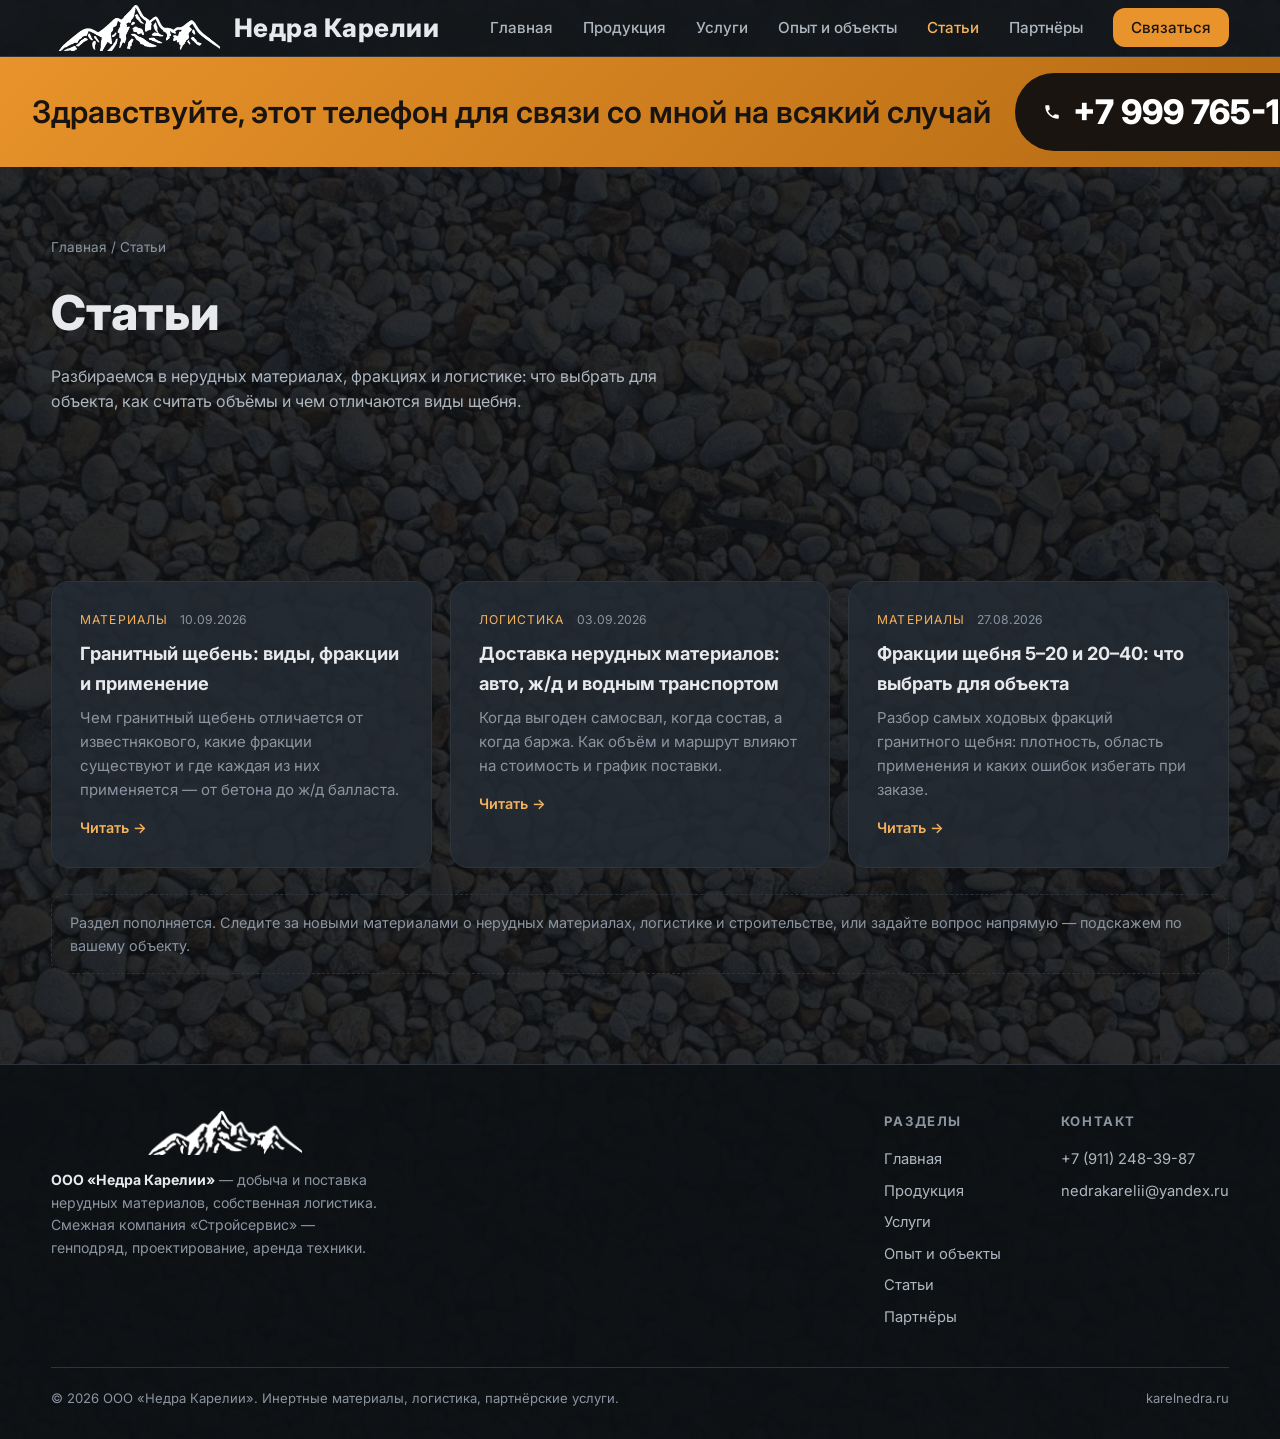
<file: articles.html>
﻿<!DOCTYPE html>
<html lang="ru">
<head>
  <meta charset="UTF-8">
  <meta name="viewport" content="width=device-width, initial-scale=1.0">
  <title>Статьи — нерудные материалы, фракции щебня, логистика — Недра Карелии</title>
  <meta name="description" content="Полезные статьи о щебне, песке и нерудных материалах: виды и фракции, доставка авто, ж/д и водным транспортом, применение на объектах.">
  <link rel="icon" href="images/favicon.png?v=2">
  <link rel="preconnect" href="https://fonts.googleapis.com">
  <link rel="preconnect" href="https://fonts.gstatic.com" crossorigin>
  <link href="https://fonts.googleapis.com/css2?family=Inter:wght@400;500;600;700;800&display=swap" rel="stylesheet">
  <link rel="stylesheet" href="css/style.css?v=49">
</head>
<body>

  <header class="header">
    <div class="container header-inner">
      <a class="logo" href="index.html" aria-label="Недра Карелии — на главную">
        <img class="logo-img" src="images/logo-mount.png" alt="Недра Карелии">
        <span class="logo-name">Недра Карелии</span>
      </a>
      <ul class="nav">
        <li><a href="index.html">Главная</a></li>
        <li><a href="production.html">Продукция</a></li>
        <li><a href="services.html">Услуги</a></li>
        <li><a href="experience.html">Опыт и объекты</a></li>
        <li><a href="articles.html" class="active">Статьи</a></li>
        <li><a href="partners.html">Партнёры</a></li>
        <li><a href="index.html#contacts" class="nav-cta">Связаться</a></li>
      </ul>
      <button class="burger" aria-label="Открыть меню"><span></span><span></span><span></span></button>
    </div>
  </header>

  <!-- ============ РЕКЛАМНЫЙ БЛОК / БЕГУЩАЯ СТРОКА (ВРЕМЕННЫЙ — удалить при необходимости) ============ -->
  <div class="adstrip">
    <div class="adstrip-track">
      <div class="adstrip-item">
        <p>Здравствуйте, этот телефон для связи со мной на всякий случай</p>
        <a href="tel:+79997651890">
          <svg width="18" height="18" viewBox="0 0 24 24" fill="currentColor" aria-hidden="true"><path d="M6.6 10.8a15.1 15.1 0 0 0 6.6 6.6l2.2-2.2a1 1 0 0 1 1-.24c1.1.36 2.3.56 3.6.56a1 1 0 0 1 1 1V20a1 1 0 0 1-1 1C10.6 21 3 13.4 3 4a1 1 0 0 1 1-1h3.5a1 1 0 0 1 1 1c0 1.3.2 2.5.56 3.6a1 1 0 0 1-.25 1z"/></svg>
          +7 999 765-18-90
        </a>
      </div>
      <div class="adstrip-item" aria-hidden="true">
        <p>Здравствуйте, этот телефон для связи со мной на всякий случай</p>
        <a href="tel:+79997651890">
          <svg width="18" height="18" viewBox="0 0 24 24" fill="currentColor" aria-hidden="true"><path d="M6.6 10.8a15.1 15.1 0 0 0 6.6 6.6l2.2-2.2a1 1 0 0 1 1-.24c1.1.36 2.3.56 3.6.56a1 1 0 0 1 1 1V20a1 1 0 0 1-1 1C10.6 21 3 13.4 3 4a1 1 0 0 1 1-1h3.5a1 1 0 0 1 1 1c0 1.3.2 2.5.56 3.6a1 1 0 0 1-.25 1z"/></svg>
          +7 999 765-18-90
        </a>
      </div>
    </div>
  </div>
  <!-- ============ КОНЕЦ РЕКЛАМНОГО БЛОКА ============ -->

  <section class="page-hero">
    <div class="container">
      <nav class="breadcrumbs" aria-label="Хлебные крошки"><a href="index.html">Главная</a> / Статьи</nav>
      <h1>Статьи</h1>
      <p>Разбираемся в нерудных материалах, фракциях и логистике: что выбрать для объекта, как считать объёмы и чем отличаются виды щебня.</p>
    </div>
  </section>

  <section class="section">
    <div class="container">
      <div class="articles-grid">

        <article class="card article-card" data-reveal>
          <div class="meta">Материалы <span>10.09.2026</span></div>
          <h3><a href="article-granitny-shcheben.html">Гранитный щебень: виды, фракции и применение</a></h3>
          <p>Чем гранитный щебень отличается от известнякового, какие фракции существуют и где каждая из них применяется — от бетона до ж/д балласта.</p>
          <a class="more" href="article-granitny-shcheben.html">Читать →</a>
        </article>

        <article class="card article-card" data-reveal>
          <div class="meta">Логистика <span>03.09.2026</span></div>
          <h3><a href="article-dostavka-nerudnyh-materialov.html">Доставка нерудных материалов: авто, ж/д и водным транспортом</a></h3>
          <p>Когда выгоден самосвал, когда состав, а когда баржа. Как объём и маршрут влияют на стоимость и график поставки.</p>
          <a class="more" href="article-dostavka-nerudnyh-materialov.html">Читать →</a>
        </article>

        <article class="card article-card" data-reveal>
          <div class="meta">Материалы <span>27.08.2026</span></div>
          <h3><a href="article-frakcii-shchebnya.html">Фракции щебня 5–20 и 20–40: что выбрать для объекта</a></h3>
          <p>Разбор самых ходовых фракций гранитного щебня: плотность, область применения и каких ошибок избегать при заказе.</p>
          <a class="more" href="article-frakcii-shchebnya.html">Читать →</a>
        </article>

      </div>

      <p class="article-note" data-reveal>
        Раздел пополняется. Следите за новыми материалами о нерудных материалах, логистике и строительстве, или задайте вопрос напрямую — подскажем по вашему объекту.
      </p>
    </div>
  </section>

  <footer class="footer">
    <div class="container">
      <div class="footer-inner">
        <div class="f-brand">
          <img class="f-logo" src="images/logo-mount.png" alt="Недра Карелии">
          <b>ООО «Недра Карелии»</b> — добыча и поставка нерудных материалов, собственная логистика. Смежная компания «Стройсервис» — генподряд, проектирование, аренда техники.
        </div>
        <div class="footer-cols">
          <div>
            <h4>Разделы</h4>
            <a href="index.html">Главная</a>
            <a href="production.html">Продукция</a>
            <a href="services.html">Услуги</a>
            <a href="experience.html">Опыт и объекты</a>
            <a href="articles.html">Статьи</a>
            <a href="partners.html">Партнёры</a>
          </div>
          <div>
            <h4>Контакт</h4>
            <a href="tel:+79112483987">+7 (911) 248-39-87</a>
            <a href="mailto:nedrakarelii@yandex.ru">nedrakarelii@yandex.ru</a>
          </div>
        </div>
      </div>
      <div class="footer-bottom">
        <span>© 2026 ООО «Недра Карелии». Инертные материалы, логистика, партнёрские услуги.</span>
        <span>karelnedra.ru</span>
      </div>
    </div>
  </footer>

  <script src="js/main.js"></script>
</body>
</html>
</file>
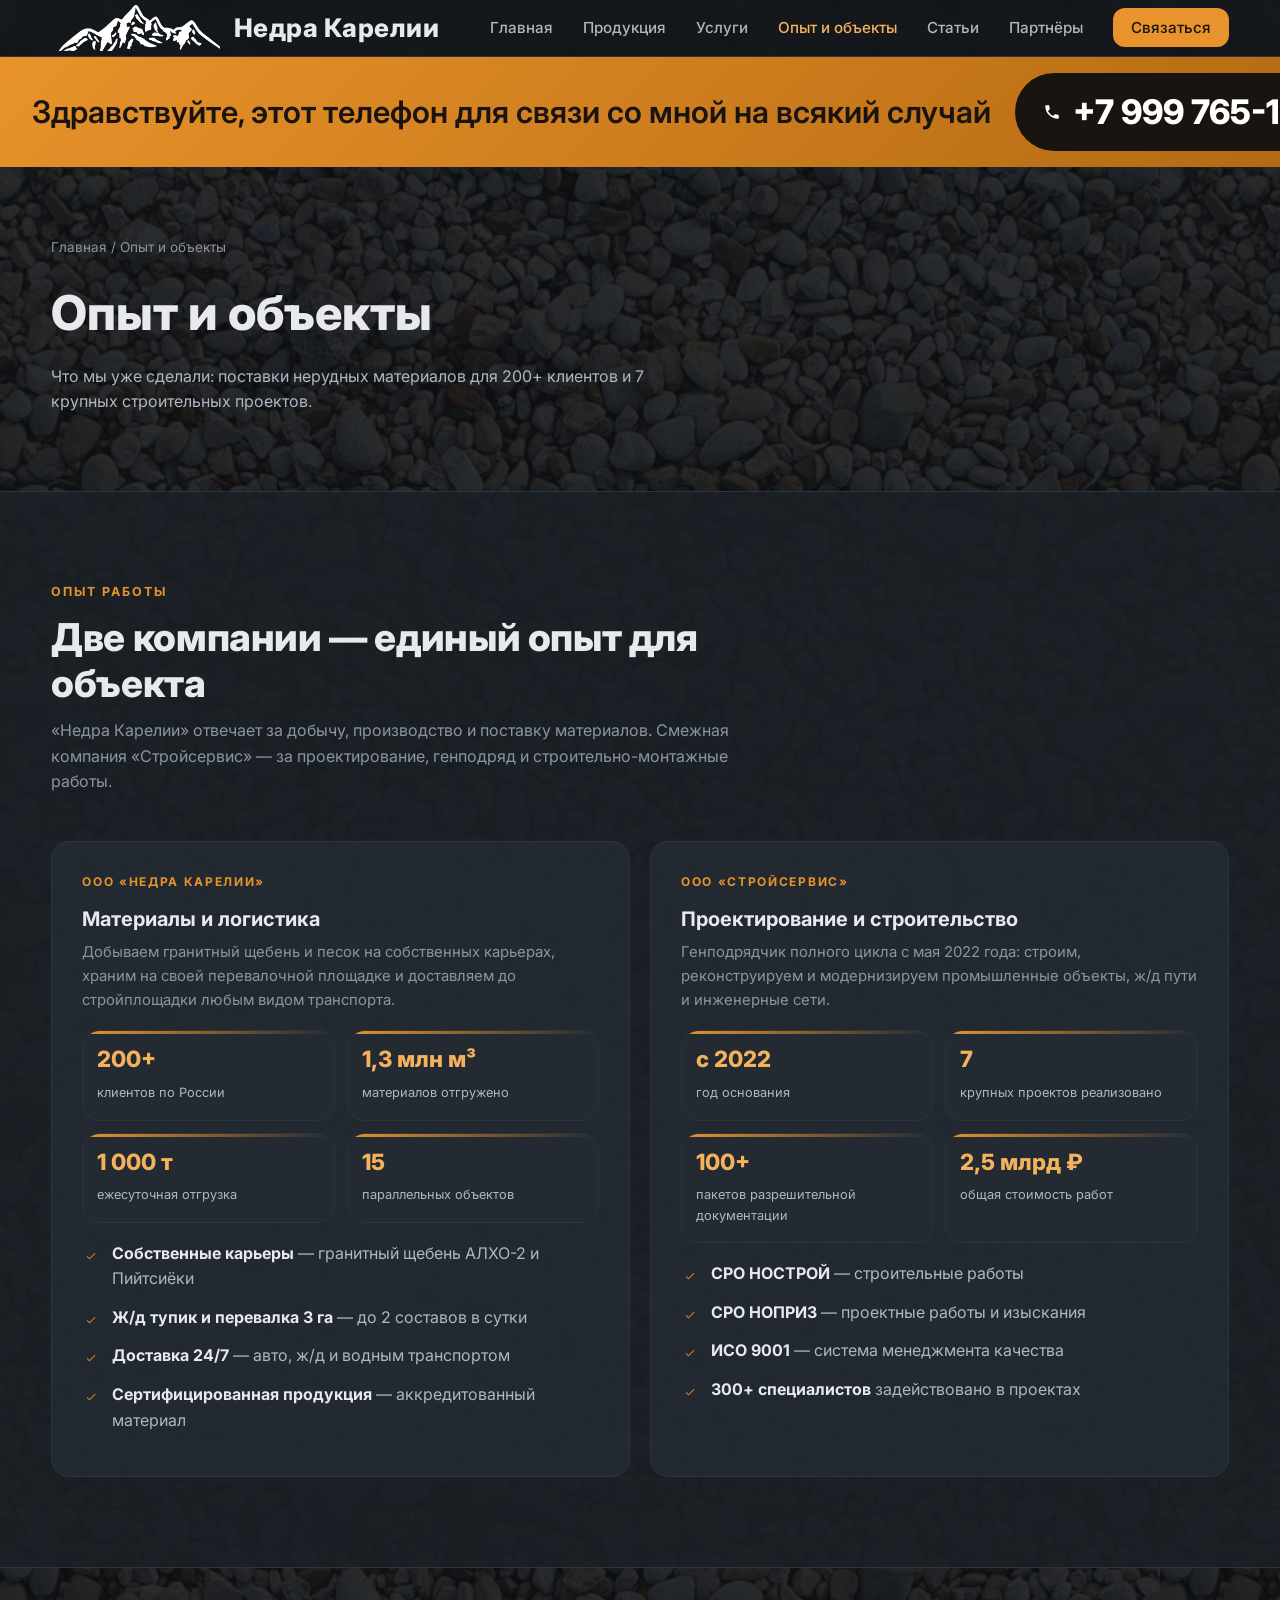
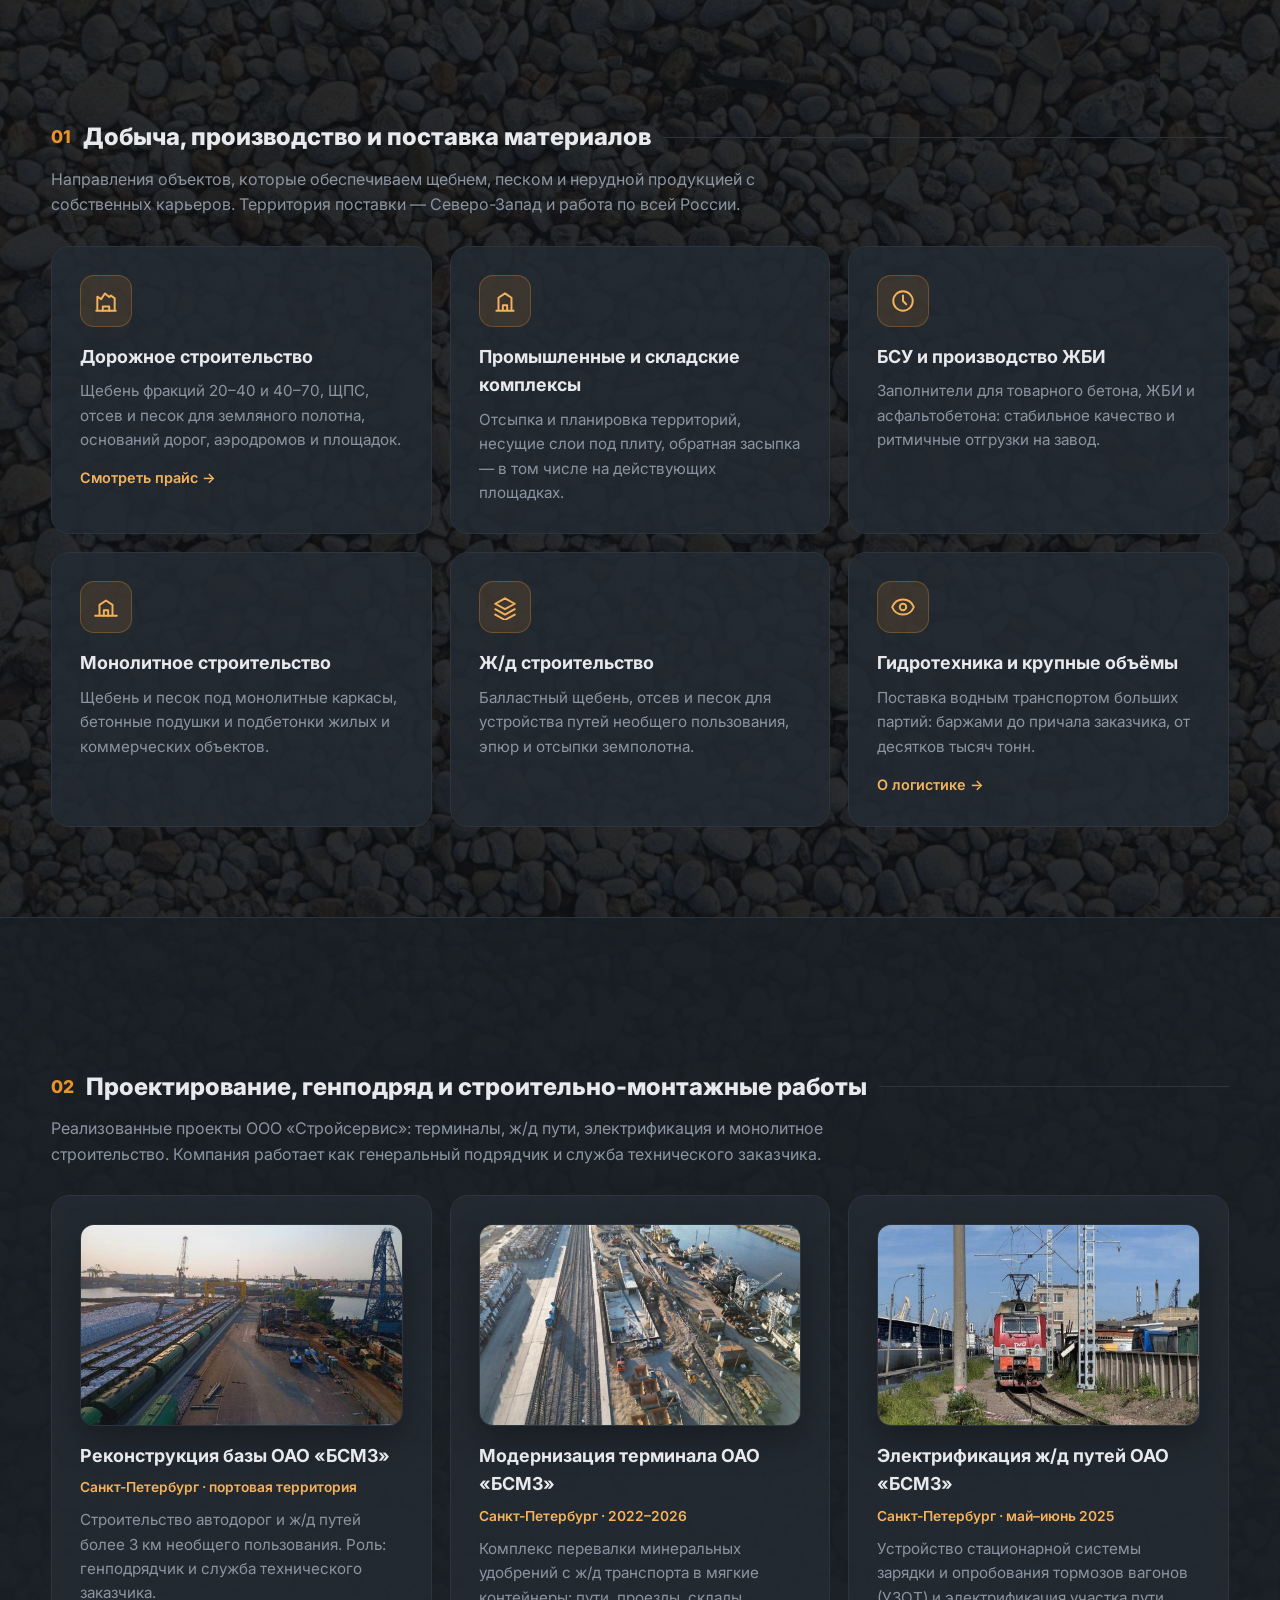
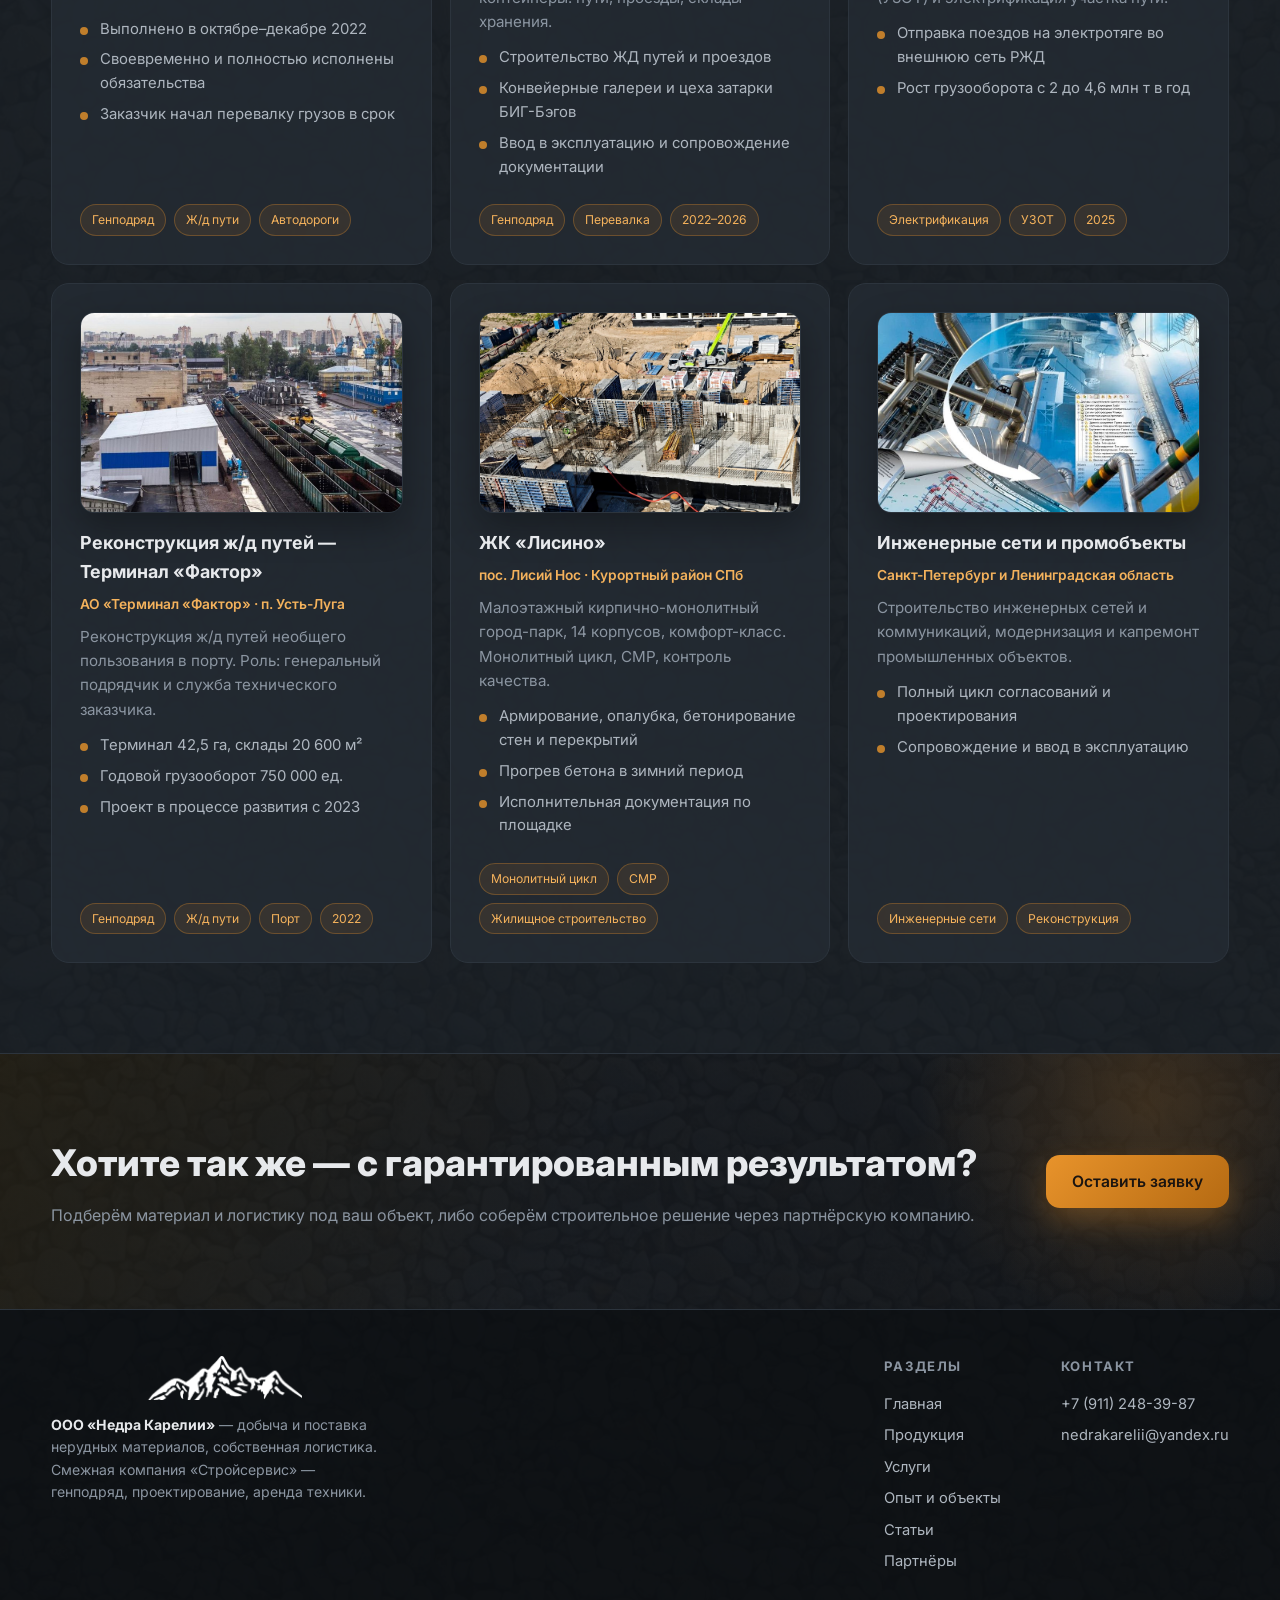
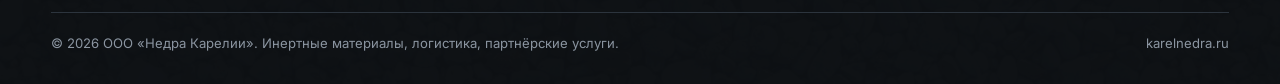
<file: experience.html>
﻿<!DOCTYPE html>
<html lang="ru">
<head>
  <meta charset="UTF-8">
  <meta name="viewport" content="width=device-width, initial-scale=1.0">
  <title>Опыт и объекты — поставки нерудных материалов и строительство — Недра Карелии</title>
  <meta name="description" content="Опыт ООО «Недра Карелии» и «Стройсервис»: 200+ клиентов, 1,3 млн м³ отгружено, 7 крупных строительных проектов. Объекты: терминалы БСМЗ и «Фактор», ЖК «Лисино», поставки по нерудке.">
  <link rel="icon" href="images/favicon.png?v=2">
  <link rel="preconnect" href="https://fonts.googleapis.com">
  <link rel="preconnect" href="https://fonts.gstatic.com" crossorigin>
  <link href="https://fonts.googleapis.com/css2?family=Inter:wght@400;500;600;700;800&display=swap" rel="stylesheet">
  <link rel="stylesheet" href="css/style.css?v=49">
</head>
<body>

  <header class="header">
    <div class="container header-inner">
      <a class="logo" href="index.html" aria-label="Недра Карелии — на главную">
        <img class="logo-img" src="images/logo-mount.png" alt="Недра Карелии">
        <span class="logo-name">Недра Карелии</span>
      </a>
      <ul class="nav">
        <li><a href="index.html">Главная</a></li>
        <li><a href="production.html">Продукция</a></li>
        <li><a href="services.html">Услуги</a></li>
        <li><a href="experience.html" class="active">Опыт и объекты</a></li>
        <li><a href="articles.html">Статьи</a></li>
        <li><a href="partners.html">Партнёры</a></li>
        <li><a href="index.html#contacts" class="nav-cta">Связаться</a></li>
      </ul>
      <button class="burger" aria-label="Открыть меню"><span></span><span></span><span></span></button>
    </div>
  </header>

  <!-- ============ РЕКЛАМНЫЙ БЛОК / БЕГУЩАЯ СТРОКА (ВРЕМЕННЫЙ — удалить при необходимости) ============ -->
  <div class="adstrip">
    <div class="adstrip-track">
      <div class="adstrip-item">
        <p>Здравствуйте, этот телефон для связи со мной на всякий случай</p>
        <a href="tel:+79997651890">
          <svg width="18" height="18" viewBox="0 0 24 24" fill="currentColor" aria-hidden="true"><path d="M6.6 10.8a15.1 15.1 0 0 0 6.6 6.6l2.2-2.2a1 1 0 0 1 1-.24c1.1.36 2.3.56 3.6.56a1 1 0 0 1 1 1V20a1 1 0 0 1-1 1C10.6 21 3 13.4 3 4a1 1 0 0 1 1-1h3.5a1 1 0 0 1 1 1c0 1.3.2 2.5.56 3.6a1 1 0 0 1-.25 1z"/></svg>
          +7 999 765-18-90
        </a>
      </div>
      <div class="adstrip-item" aria-hidden="true">
        <p>Здравствуйте, этот телефон для связи со мной на всякий случай</p>
        <a href="tel:+79997651890">
          <svg width="18" height="18" viewBox="0 0 24 24" fill="currentColor" aria-hidden="true"><path d="M6.6 10.8a15.1 15.1 0 0 0 6.6 6.6l2.2-2.2a1 1 0 0 1 1-.24c1.1.36 2.3.56 3.6.56a1 1 0 0 1 1 1V20a1 1 0 0 1-1 1C10.6 21 3 13.4 3 4a1 1 0 0 1 1-1h3.5a1 1 0 0 1 1 1c0 1.3.2 2.5.56 3.6a1 1 0 0 1-.25 1z"/></svg>
          +7 999 765-18-90
        </a>
      </div>
    </div>
  </div>
  <!-- ============ КОНЕЦ РЕКЛАМНОГО БЛОКА ============ -->

  <section class="page-hero">
    <div class="container">
      <nav class="breadcrumbs" aria-label="Хлебные крошки"><a href="index.html">Главная</a> / Опыт и объекты</nav>
      <h1>Опыт и объекты</h1>
      <p>Что мы уже сделали: поставки нерудных материалов для 200+ клиентов и 7 крупных строительных проектов.</p>
    </div>
  </section>

  <section class="section section-alt">
    <div class="container">
      <div class="section-head" data-reveal>
        <div class="kicker">Опыт работы</div>
        <h2>Две компании — единый опыт для объекта</h2>
        <p>«Недра Карелии» отвечает за добычу, производство и поставку материалов. Смежная компания «Стройсервис» — за проектирование, генподряд и строительно-монтажные работы.</p>
      </div>

      <div class="exp-grid">
        <div class="exp-card" data-reveal>
          <div class="k2">ООО «Недра Карелии»</div>
          <h3>Материалы и логистика</h3>
          <p class="desc">Добываем гранитный щебень и песок на собственных карьерах, храним на своей перевалочной площадке и доставляем до стройплощадки любым видом транспорта.</p>
          <div class="stats-mini">
            <div class="stat"><b>200+</b><span>клиентов по России</span></div>
            <div class="stat"><b>1,3 млн м³</b><span>материалов отгружено</span></div>
            <div class="stat"><b>1 000 т</b><span>ежесуточная отгрузка</span></div>
            <div class="stat"><b>15</b><span>параллельных объектов</span></div>
          </div>
          <ul class="check-list">
            <li><b>Собственные карьеры</b> — гранитный щебень АЛХО-2 и Пийтсиёки</li>
            <li><b>Ж/д тупик и перевалка 3 га</b> — до 2 составов в сутки</li>
            <li><b>Доставка 24/7</b> — авто, ж/д и водным транспортом</li>
            <li><b>Сертифицированная продукция</b> — аккредитованный материал</li>
          </ul>
        </div>

        <div class="exp-card" data-reveal>
          <div class="k2">ООО «Стройсервис»</div>
          <h3>Проектирование и строительство</h3>
          <p class="desc">Генподрядчик полного цикла с мая 2022 года: строим, реконструируем и модернизируем промышленные объекты, ж/д пути и инженерные сети.</p>
          <div class="stats-mini">
            <div class="stat"><b>с 2022</b><span>год основания</span></div>
            <div class="stat"><b>7</b><span>крупных проектов реализовано</span></div>
            <div class="stat"><b>100+</b><span>пакетов разрешительной документации</span></div>
            <div class="stat"><b>2,5 млрд ₽</b><span>общая стоимость работ</span></div>
          </div>
          <ul class="check-list">
            <li><b>СРО НОСТРОЙ</b> — строительные работы</li>
            <li><b>СРО НОПРИЗ</b> — проектные работы и изыскания</li>
            <li><b>ИСО 9001</b> — система менеджмента качества</li>
            <li><b>300+ специалистов</b> задействовано в проектах</li>
          </ul>
        </div>
      </div>
    </div>
  </section>

  <section class="section">
    <div class="container">
      <div class="subtitle" data-reveal><span class="n">01</span><h2>Добыча, производство и поставка материалов</h2></div>
      <p data-reveal>Направления объектов, которые обеспечиваем щебнем, песком и нерудной продукцией с собственных карьеров. Территория поставки — Северо-Запад и работа по всей России.</p>

      <div class="grid grid-3">
        <div class="card" data-reveal>
          <span class="icon">
            <svg width="26" height="26" viewBox="0 0 24 24" fill="none" stroke="currentColor" stroke-width="1.8" stroke-linecap="round" stroke-linejoin="round"><path d="M3 21h18M4 21V8l3.5 2.3L11 5l4 3.3L16.5 7 20 9.5V21"/><path d="M9 21v-4h6v4"/></svg>
          </span>
          <h3>Дорожное строительство</h3>
          <p>Щебень фракций 20–40 и 40–70, ЩПС, отсев и песок для земляного полотна, оснований дорог, аэродромов и площадок.</p>
          <a class="more" href="production.html">Смотреть прайс →</a>
        </div>
        <div class="card" data-reveal>
          <span class="icon">
            <svg width="26" height="26" viewBox="0 0 24 24" fill="none" stroke="currentColor" stroke-width="1.8" stroke-linecap="round" stroke-linejoin="round"><path d="M4 21h16M6 21V9l6-4 6 4v12M10 21v-5h4v5"/></svg>
          </span>
          <h3>Промышленные и складские комплексы</h3>
          <p>Отсыпка и планировка территорий, несущие слои под плиту, обратная засыпка — в том числе на действующих площадках.</p>
        </div>
        <div class="card" data-reveal>
          <span class="icon">
            <svg width="26" height="26" viewBox="0 0 24 24" fill="none" stroke="currentColor" stroke-width="1.8" stroke-linecap="round" stroke-linejoin="round"><circle cx="12" cy="12" r="9"/><path d="M12 7v5l3 3"/></svg>
          </span>
          <h3>БСУ и производство ЖБИ</h3>
          <p>Заполнители для товарного бетона, ЖБИ и асфальтобетона: стабильное качество и ритмичные отгрузки на завод.</p>
        </div>
        <div class="card" data-reveal>
          <span class="icon">
            <svg width="26" height="26" viewBox="0 0 24 24" fill="none" stroke="currentColor" stroke-width="1.8" stroke-linecap="round" stroke-linejoin="round"><path d="M2 20l20 0M6 20V10l6-4 6 4v10"/><path d="M10 20v-5h4v5"/></svg>
          </span>
          <h3>Монолитное строительство</h3>
          <p>Щебень и песок под монолитные каркасы, бетонные подушки и подбетонки жилых и коммерческих объектов.</p>
        </div>
        <div class="card" data-reveal>
          <span class="icon">
            <svg width="26" height="26" viewBox="0 0 24 24" fill="none" stroke="currentColor" stroke-width="1.8" stroke-linecap="round" stroke-linejoin="round"><path d="M3 9l9-5 9 5-9 5z"/><path d="M3 14l9 5 9-5"/><path d="M3 19l9 5 9-5"/></svg>
          </span>
          <h3>Ж/д строительство</h3>
          <p>Балластный щебень, отсев и песок для устройства путей необщего пользования, эпюр и отсыпки земполотна.</p>
        </div>
        <div class="card" data-reveal>
          <span class="icon">
            <svg width="26" height="26" viewBox="0 0 24 24" fill="none" stroke="currentColor" stroke-width="1.8" stroke-linecap="round" stroke-linejoin="round"><path d="M2 12c2-5 6-7 10-7s8 2 10 7c-2 5-6 7-10 7S4 17 2 12z"/><circle cx="12" cy="12" r="3"/></svg>
          </span>
          <h3>Гидротехника и крупные объёмы</h3>
          <p>Поставка водным транспортом больших партий: баржами до причала заказчика, от десятков тысяч тонн.</p>
          <a class="more" href="services.html">О логистике →</a>
        </div>
      </div>
    </div>
  </section>

  <section class="section section-alt">
    <div class="container">
      <div class="subtitle" data-reveal><span class="n">02</span><h2>Проектирование, генподряд и строительно-монтажные работы</h2></div>
      <p data-reveal>Реализованные проекты ООО «Стройсервис»: терминалы, ж/д пути, электрификация и монолитное строительство. Компания работает как генеральный подрядчик и служба технического заказчика.</p>

      <div class="grid grid-3 case-grid">
        <article class="card" data-reveal>
          <img class="card-img" src="images/projects/rek-bsmz-base.jpg" alt="Реконструкция базы ОАО «БСМЗ»">
          <h3>Реконструкция базы ОАО «БСМЗ»</h3>
          <div class="where">Санкт-Петербург · портовая территория</div>
          <p>Строительство автодорог и ж/д путей более 3 км необщего пользования. Роль: генподрядчик и служба технического заказчика.</p>
          <ul class="case-list">
            <li>Выполнено в октябре–декабре 2022</li>
            <li>Своевременно и полностью исполнены обязательства</li>
            <li>Заказчик начал перевалку грузов в срок</li>
          </ul>
          <div class="case-meta"><span>Генподряд</span><span>Ж/д пути</span><span>Автодороги</span></div>
        </article>

        <article class="card" data-reveal>
          <img class="card-img" src="images/projects/modernizaciya-bsmz.jpg" alt="Модернизация терминала ОАО «БСМЗ»">
          <h3>Модернизация терминала ОАО «БСМЗ»</h3>
          <div class="where">Санкт-Петербург · 2022–2026</div>
          <p>Комплекс перевалки минеральных удобрений с ж/д транспорта в мягкие контейнеры: пути, проезды, склады хранения.</p>
          <ul class="case-list">
            <li>Строительство ЖД путей и проездов</li>
            <li>Конвейерные галереи и цеха затарки БИГ-Бэгов</li>
            <li>Ввод в эксплуатацию и сопровождение документации</li>
          </ul>
          <div class="case-meta"><span>Генподряд</span><span>Перевалка</span><span>2022–2026</span></div>
        </article>

        <article class="card" data-reveal>
          <img class="card-img" src="images/projects/elektrifikaciya-bsmz.jpg" alt="Электрификация ж/д путей ОАО «БСМЗ»">
          <h3>Электрификация ж/д путей ОАО «БСМЗ»</h3>
          <div class="where">Санкт-Петербург · май–июнь 2025</div>
          <p>Устройство стационарной системы зарядки и опробования тормозов вагонов (УЗОТ) и электрификация участка пути.</p>
          <ul class="case-list">
            <li>Отправка поездов на электротяге во внешнюю сеть РЖД</li>
            <li>Рост грузооборота с 2 до 4,6 млн т в год</li>
          </ul>
          <div class="case-meta"><span>Электрификация</span><span>УЗОТ</span><span>2025</span></div>
        </article>

        <article class="card" data-reveal>
          <img class="card-img" src="images/projects/rekonstrukciya-faktor.jpg" alt="Реконструкция ж/д путей — Терминал «Фактор»">
          <h3>Реконструкция ж/д путей — Терминал «Фактор»</h3>
          <div class="where">АО «Терминал «Фактор» · п. Усть-Луга</div>
          <p>Реконструкция ж/д путей необщего пользования в порту. Роль: генеральный подрядчик и служба технического заказчика.</p>
          <ul class="case-list">
            <li>Терминал 42,5 га, склады 20 600 м²</li>
            <li>Годовой грузооборот 750 000 ед.</li>
            <li>Проект в процессе развития с 2023</li>
          </ul>
          <div class="case-meta"><span>Генподряд</span><span>Ж/д пути</span><span>Порт</span><span>2022</span></div>
        </article>

        <article class="card" data-reveal>
          <img class="card-img" src="images/projects/zhk-lisino.jpg" alt="ЖК «Лисино»">
          <h3>ЖК «Лисино»</h3>
          <div class="where">пос. Лисий Нос · Курортный район СПб</div>
          <p>Малоэтажный кирпично-монолитный город-парк, 14 корпусов, комфорт-класс. Монолитный цикл, СМР, контроль качества.</p>
          <ul class="case-list">
            <li>Армирование, опалубка, бетонирование стен и перекрытий</li>
            <li>Прогрев бетона в зимний период</li>
            <li>Исполнительная документация по площадке</li>
          </ul>
          <div class="case-meta"><span>Монолитный цикл</span><span>СМР</span><span>Жилищное строительство</span></div>
        </article>

        <article class="card" data-reveal>
          <img class="card-img" src="images/projects/inzhenernye-seti.jpg" alt="Инженерные сети и промобъекты">
          <h3>Инженерные сети и промобъекты</h3>
          <div class="where">Санкт-Петербург и Ленинградская область</div>
          <p>Строительство инженерных сетей и коммуникаций, модернизация и капремонт промышленных объектов.</p>
          <ul class="case-list">
            <li>Полный цикл согласований и проектирования</li>
            <li>Сопровождение и ввод в эксплуатацию</li>
          </ul>
          <div class="case-meta"><span>Инженерные сети</span><span>Реконструкция</span></div>
        </article>
      </div>
    </div>
  </section>

  <section class="cta" data-reveal>
    <div class="container cta-inner">
      <div>
        <h2>Хотите так же — с гарантированным результатом?</h2>
        <p>Подберём материал и логистику под ваш объект, либо соберём строительное решение через партнёрскую компанию.</p>
      </div>
      <a href="index.html#contacts" class="btn btn-primary">Оставить заявку</a>
    </div>
  </section>

  <footer class="footer">
    <div class="container">
      <div class="footer-inner">
        <div class="f-brand">
          <img class="f-logo" src="images/logo-mount.png" alt="Недра Карелии">
          <b>ООО «Недра Карелии»</b> — добыча и поставка нерудных материалов, собственная логистика. Смежная компания «Стройсервис» — генподряд, проектирование, аренда техники.
        </div>
        <div class="footer-cols">
          <div>
            <h4>Разделы</h4>
            <a href="index.html">Главная</a>
            <a href="production.html">Продукция</a>
            <a href="services.html">Услуги</a>
            <a href="experience.html">Опыт и объекты</a>
            <a href="articles.html">Статьи</a>
            <a href="partners.html">Партнёры</a>
          </div>
          <div>
            <h4>Контакт</h4>
            <a href="tel:+79112483987">+7 (911) 248-39-87</a>
            <a href="mailto:nedrakarelii@yandex.ru">nedrakarelii@yandex.ru</a>
          </div>
        </div>
      </div>
      <div class="footer-bottom">
        <span>© 2026 ООО «Недра Карелии». Инертные материалы, логистика, партнёрские услуги.</span>
        <span>karelnedra.ru</span>
      </div>
    </div>
  </footer>

  <script src="js/main.js"></script>
</body>
</html>
</file>
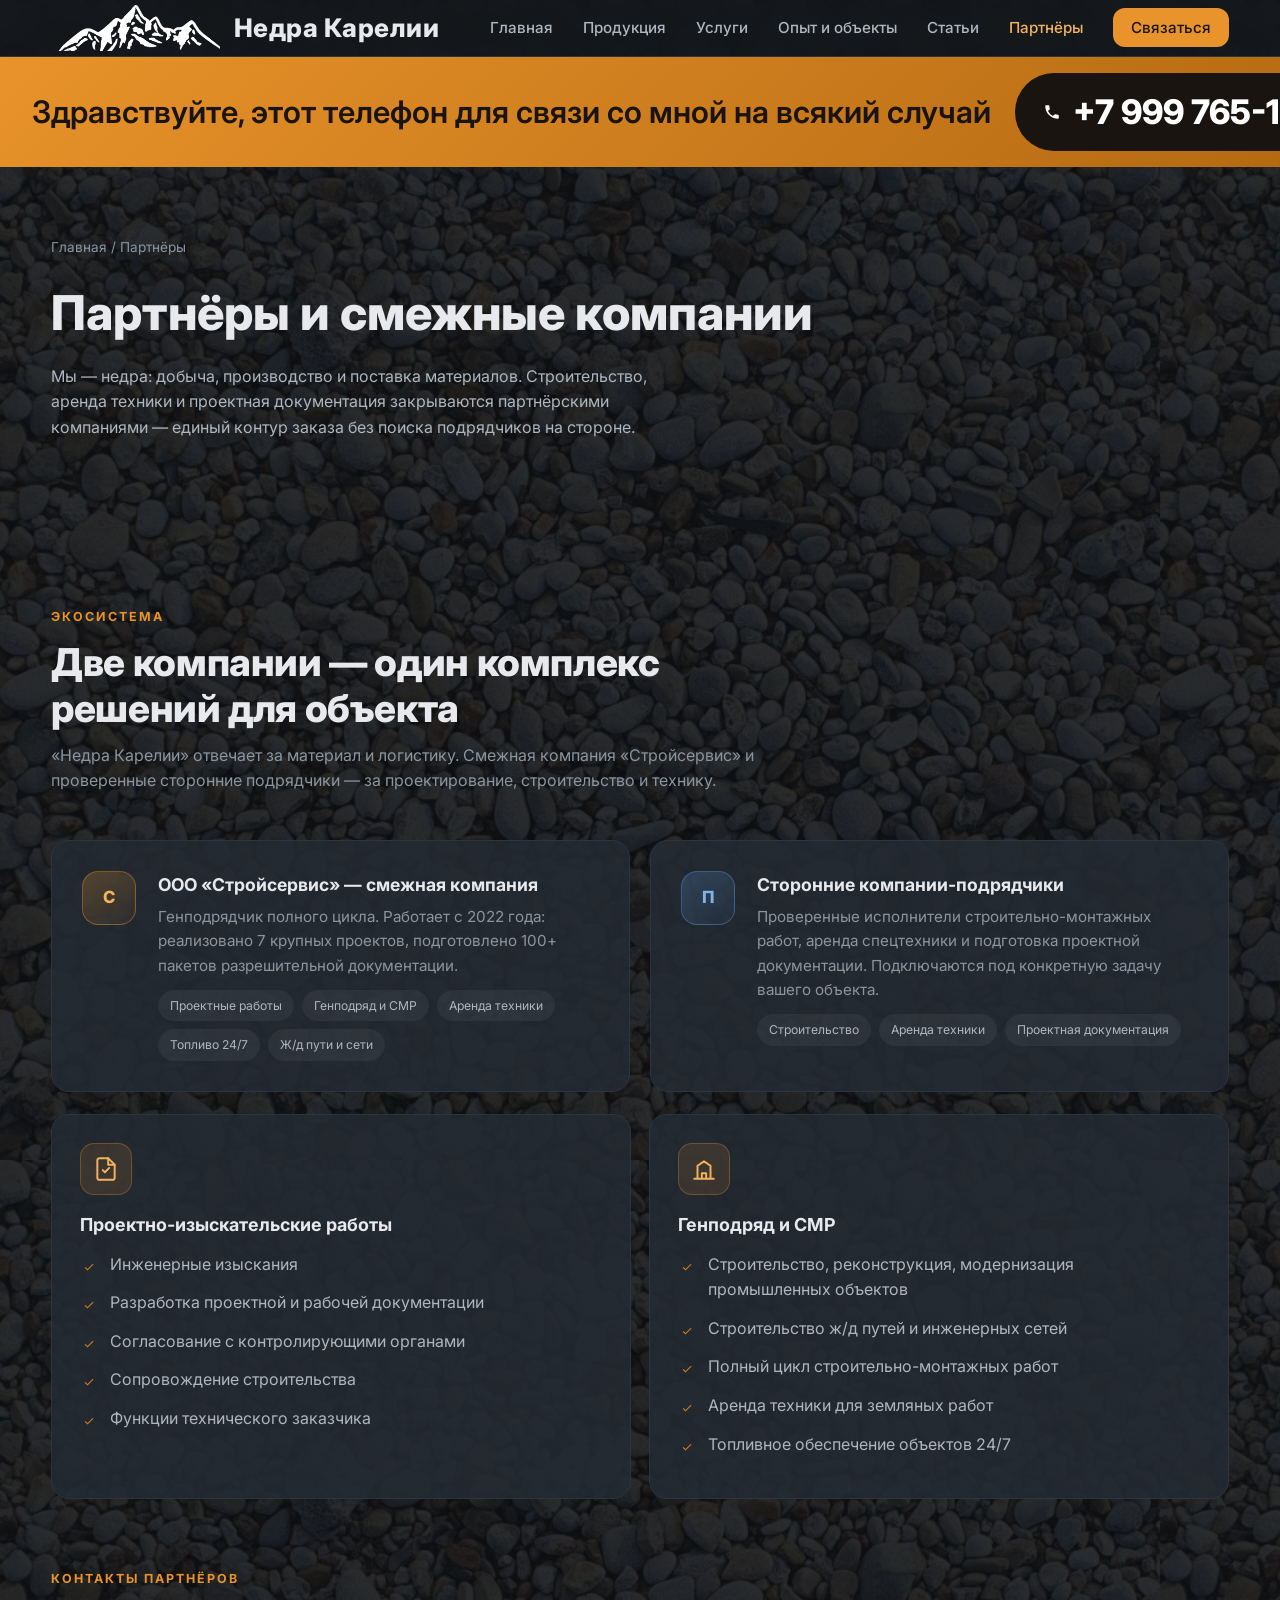
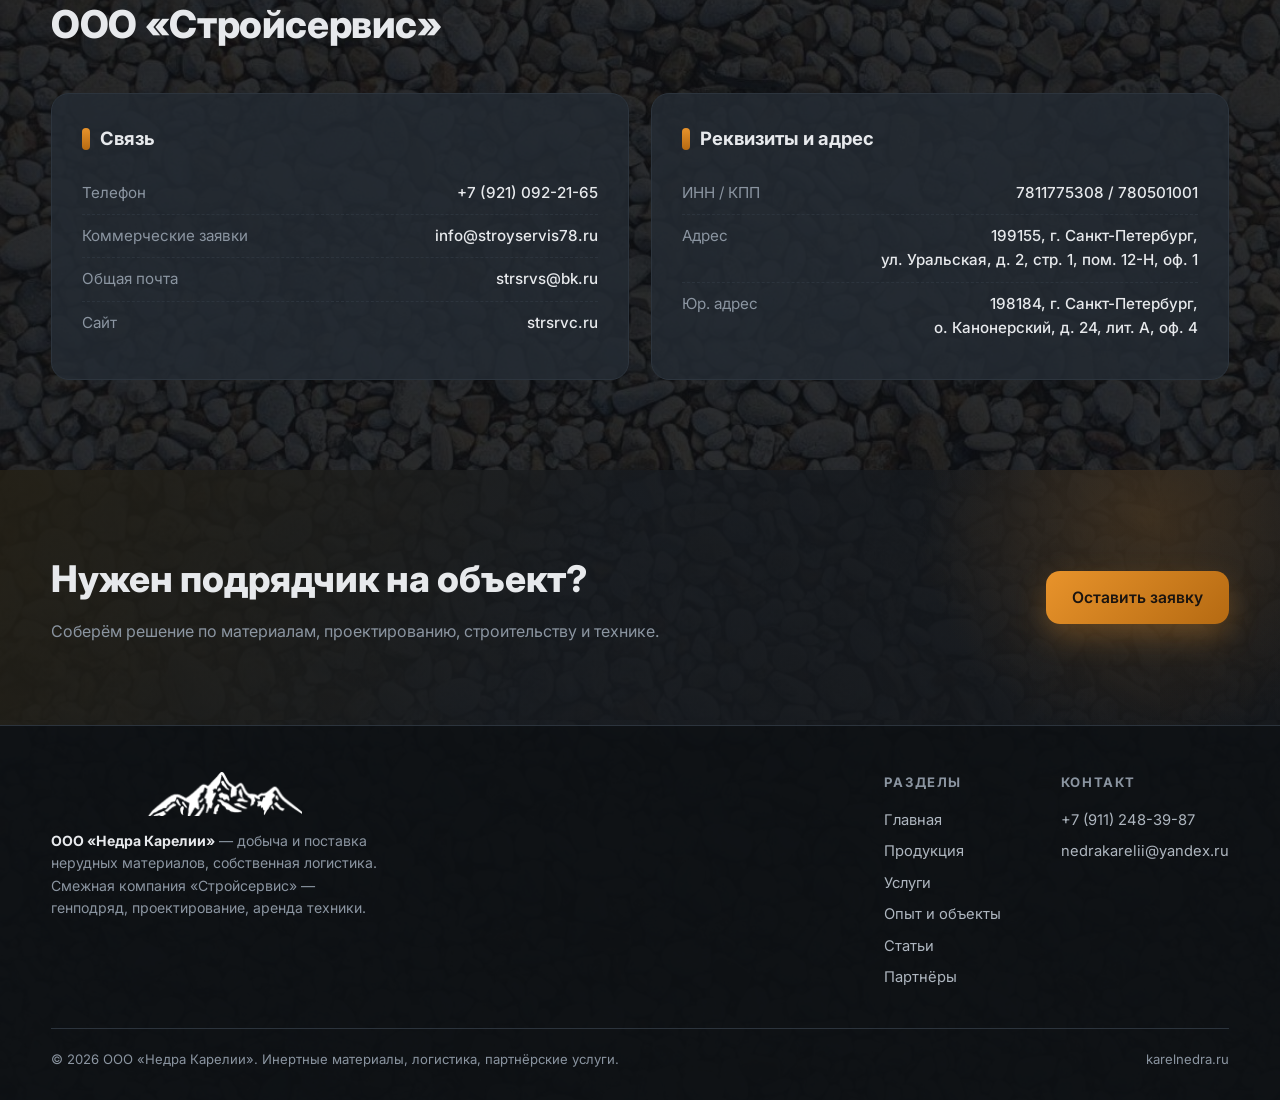
<file: partners.html>
﻿<!DOCTYPE html>
<html lang="ru">
<head>
  <meta charset="UTF-8">
  <meta name="viewport" content="width=device-width, initial-scale=1.0">
  <title>Партнёры — Стройсервис и подрядчики — Недра Карелии</title>
  <meta name="description" content="Смежная компания ООО «Стройсервис» и сторонние подрядчики: проектные работы, генподряд и СМР, аренда спецтехники, топливо. Полный контур услуг для строительного объекта.">
  <link rel="icon" href="images/favicon.png?v=2">
  <link rel="preconnect" href="https://fonts.googleapis.com">
  <link rel="preconnect" href="https://fonts.gstatic.com" crossorigin>
  <link href="https://fonts.googleapis.com/css2?family=Inter:wght@400;500;600;700;800&display=swap" rel="stylesheet">
  <link rel="stylesheet" href="css/style.css?v=49">
</head>
<body>

  <header class="header">
    <div class="container header-inner">
      <a class="logo" href="index.html" aria-label="Недра Карелии — на главную">
        <img class="logo-img" src="images/logo-mount.png" alt="Недра Карелии">
        <span class="logo-name">Недра Карелии</span>
      </a>
      <ul class="nav">
        <li><a href="index.html">Главная</a></li>
        <li><a href="production.html">Продукция</a></li>
        <li><a href="services.html">Услуги</a></li>
        <li><a href="experience.html">Опыт и объекты</a></li>
        <li><a href="articles.html">Статьи</a></li>
        <li><a href="partners.html" class="active">Партнёры</a></li>
        <li><a href="index.html#contacts" class="nav-cta">Связаться</a></li>
      </ul>
      <button class="burger" aria-label="Открыть меню"><span></span><span></span><span></span></button>
    </div>
  </header>

  <!-- ============ РЕКЛАМНЫЙ БЛОК / БЕГУЩАЯ СТРОКА (ВРЕМЕННЫЙ — удалить при необходимости) ============ -->
  <div class="adstrip">
    <div class="adstrip-track">
      <div class="adstrip-item">
        <p>Здравствуйте, этот телефон для связи со мной на всякий случай</p>
        <a href="tel:+79997651890">
          <svg width="18" height="18" viewBox="0 0 24 24" fill="currentColor" aria-hidden="true"><path d="M6.6 10.8a15.1 15.1 0 0 0 6.6 6.6l2.2-2.2a1 1 0 0 1 1-.24c1.1.36 2.3.56 3.6.56a1 1 0 0 1 1 1V20a1 1 0 0 1-1 1C10.6 21 3 13.4 3 4a1 1 0 0 1 1-1h3.5a1 1 0 0 1 1 1c0 1.3.2 2.5.56 3.6a1 1 0 0 1-.25 1z"/></svg>
          +7 999 765-18-90
        </a>
      </div>
      <div class="adstrip-item" aria-hidden="true">
        <p>Здравствуйте, этот телефон для связи со мной на всякий случай</p>
        <a href="tel:+79997651890">
          <svg width="18" height="18" viewBox="0 0 24 24" fill="currentColor" aria-hidden="true"><path d="M6.6 10.8a15.1 15.1 0 0 0 6.6 6.6l2.2-2.2a1 1 0 0 1 1-.24c1.1.36 2.3.56 3.6.56a1 1 0 0 1 1 1V20a1 1 0 0 1-1 1C10.6 21 3 13.4 3 4a1 1 0 0 1 1-1h3.5a1 1 0 0 1 1 1c0 1.3.2 2.5.56 3.6a1 1 0 0 1-.25 1z"/></svg>
          +7 999 765-18-90
        </a>
      </div>
    </div>
  </div>
  <!-- ============ КОНЕЦ РЕКЛАМНОГО БЛОКА ============ -->

  <section class="page-hero">
    <div class="container">
      <nav class="breadcrumbs" aria-label="Хлебные крошки"><a href="index.html">Главная</a> / Партнёры</nav>
      <h1>Партнёры и смежные компании</h1>
      <p>Мы — недра: добыча, производство и поставка материалов. Строительство, аренда техники и проектная документация закрываются партнёрскими компаниями — единый контур заказа без поиска подрядчиков на стороне.</p>
    </div>
  </section>

  <section class="section">
    <div class="container">

      <div class="section-head" data-reveal>
        <div class="kicker">Экосистема</div>
        <h2>Две компании — один комплекс решений для объекта</h2>
        <p>«Недра Карелии» отвечает за материал и логистику. Смежная компания «Стройсервис» и проверенные сторонние подрядчики — за проектирование, строительство и технику.</p>
      </div>

      <div class="partners-grid">
        <div class="partner" data-reveal>
          <span class="badge-partner pn-1">С</span>
          <div>
            <h3>ООО «Стройсервис» — смежная компания</h3>
            <p>Генподрядчик полного цикла. Работает с 2022 года: реализовано 7 крупных проектов, подготовлено 100+ пакетов разрешительной документации.</p>
            <div class="tags">
              <span>Проектные работы</span><span>Генподряд и СМР</span><span>Аренда техники</span><span>Топливо 24/7</span><span>Ж/д пути и сети</span>
            </div>
          </div>
        </div>
        <div class="partner" data-reveal>
          <span class="badge-partner pn-2">П</span>
          <div>
            <h3>Сторонние компании-подрядчики</h3>
            <p>Проверенные исполнители строительно-монтажных работ, аренда спецтехники и подготовка проектной документации. Подключаются под конкретную задачу вашего объекта.</p>
            <div class="tags">
              <span>Строительство</span><span>Аренда техники</span><span>Проектная документация</span>
            </div>
          </div>
        </div>
      </div>

      <div class="grid grid-2" style="margin-top:22px">
        <div class="card" data-reveal>
          <span class="icon">
            <svg width="26" height="26" viewBox="0 0 24 24" fill="none" stroke="currentColor" stroke-width="1.8" stroke-linecap="round" stroke-linejoin="round"><path d="M14 2H6a2 2 0 0 0-2 2v16a2 2 0 0 0 2 2h12a2 2 0 0 0 2-2V8z"/><path d="M14 2v6h6M9 13l2 2 4-4"/></svg>
          </span>
          <h3>Проектно-изыскательские работы</h3>
          <ul class="check-list" style="margin-top:12px">
            <li>Инженерные изыскания</li>
            <li>Разработка проектной и рабочей документации</li>
            <li>Согласование с контролирующими органами</li>
            <li>Сопровождение строительства</li>
            <li>Функции технического заказчика</li>
          </ul>
        </div>
        <div class="card" data-reveal>
          <span class="icon">
            <svg width="26" height="26" viewBox="0 0 24 24" fill="none" stroke="currentColor" stroke-width="1.8" stroke-linecap="round" stroke-linejoin="round"><path d="M3 21h18M6 21V9l6-4 6 4v12M10 21v-5h4v5"/></svg>
          </span>
          <h3>Генподряд и СМР</h3>
          <ul class="check-list" style="margin-top:12px">
            <li>Строительство, реконструкция, модернизация промышленных объектов</li>
            <li>Строительство ж/д путей и инженерных сетей</li>
            <li>Полный цикл строительно-монтажных работ</li>
            <li>Аренда техники для земляных работ</li>
            <li>Топливное обеспечение объектов 24/7</li>
          </ul>
        </div>
      </div>

      <div class="section-head" style="margin-top:70px" data-reveal>
        <div class="kicker">Контакты партнёров</div>
        <h2>ООО «Стройсервис»</h2>
      </div>
      <div class="contacts-grid">
        <div class="contact-card" data-reveal>
          <h3>Связь</h3>
          <div class="contact-row"><span class="k">Телефон</span><span class="v"><a href="tel:+79210922165">+7 (921) 092-21-65</a></span></div>
          <div class="contact-row"><span class="k">Коммерческие заявки</span><span class="v"><a href="mailto:info@stroyservis78.ru">info@stroyservis78.ru</a></span></div>
          <div class="contact-row"><span class="k">Общая почта</span><span class="v"><a href="mailto:strsrvs@bk.ru">strsrvs@bk.ru</a></span></div>
          <div class="contact-row"><span class="k">Сайт</span><span class="v"><a href="https://strsrvc.ru" target="_blank" rel="noopener">strsrvc.ru</a></span></div>
        </div>
        <div class="contact-card" data-reveal>
          <h3>Реквизиты и адрес</h3>
          <div class="contact-row"><span class="k">ИНН / КПП</span><span class="v">7811775308 / 780501001</span></div>
          <div class="contact-row"><span class="k">Адрес</span><span class="v">199155, г. Санкт-Петербург,<br>ул. Уральская, д. 2, стр. 1, пом. 12-Н, оф. 1</span></div>
          <div class="contact-row"><span class="k">Юр. адрес</span><span class="v">198184, г. Санкт-Петербург,<br>о. Канонерский, д. 24, лит. А, оф. 4</span></div>
        </div>
      </div>

    </div>
  </section>

  <section class="cta" data-reveal>
    <div class="container cta-inner">
      <div>
        <h2>Нужен подрядчик на объект?</h2>
        <p>Соберём решение по материалам, проектированию, строительству и технике.</p>
      </div>
      <a href="index.html#contacts" class="btn btn-primary">Оставить заявку</a>
    </div>
  </section>

  <footer class="footer">
    <div class="container">
      <div class="footer-inner">
        <div class="f-brand">
          <img class="f-logo" src="images/logo-mount.png" alt="Недра Карелии">
          <b>ООО «Недра Карелии»</b> — добыча и поставка нерудных материалов, собственная логистика. Смежная компания «Стройсервис» — генподряд, проектирование, аренда техники.
        </div>
        <div class="footer-cols">
          <div>
            <h4>Разделы</h4>
            <a href="index.html">Главная</a>
            <a href="production.html">Продукция</a>
            <a href="services.html">Услуги</a>
            <a href="experience.html">Опыт и объекты</a>
            <a href="articles.html">Статьи</a>
            <a href="partners.html">Партнёры</a>
          </div>
          <div>
            <h4>Контакт</h4>
            <a href="tel:+79112483987">+7 (911) 248-39-87</a>
            <a href="mailto:nedrakarelii@yandex.ru">nedrakarelii@yandex.ru</a>
          </div>
        </div>
      </div>
      <div class="footer-bottom">
        <span>© 2026 ООО «Недра Карелии». Инертные материалы, логистика, партнёрские услуги.</span>
        <span>karelnedra.ru</span>
      </div>
    </div>
  </footer>

  <script src="js/main.js"></script>
</body>
</html>
</file>
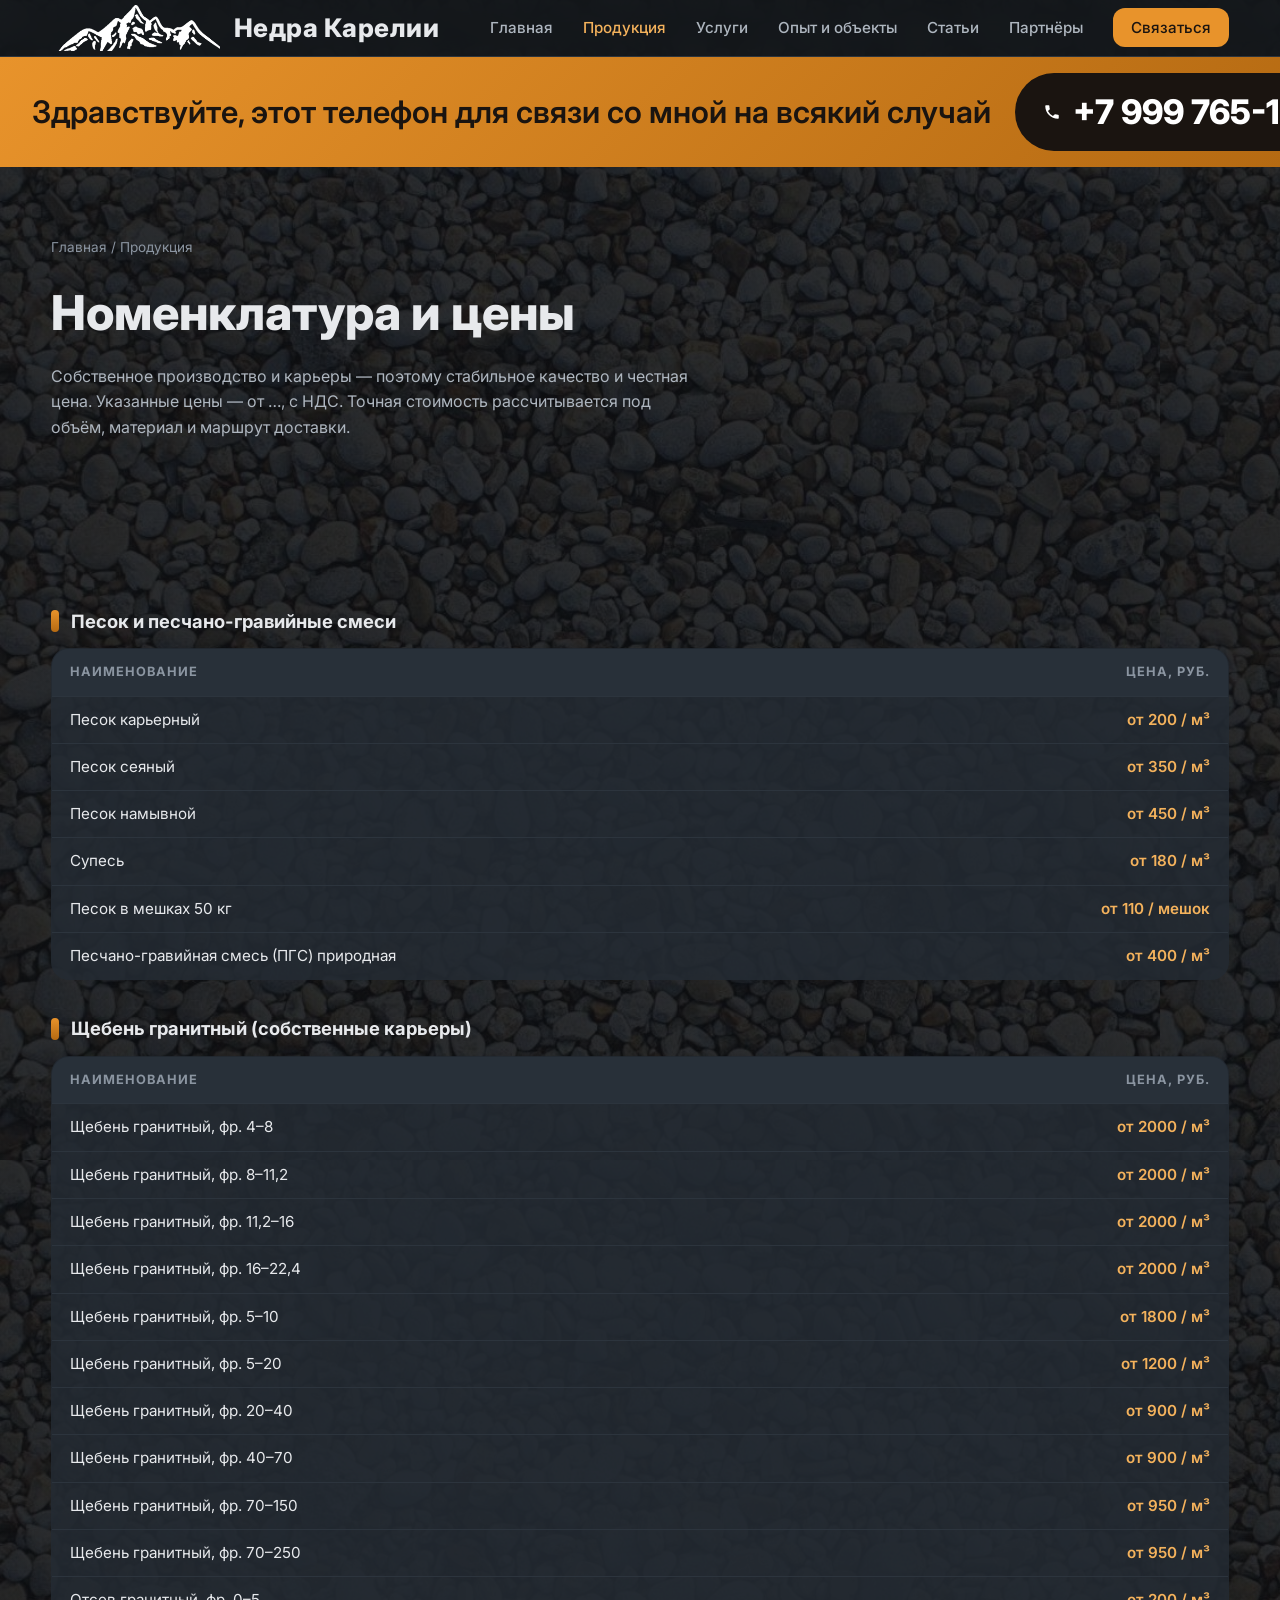
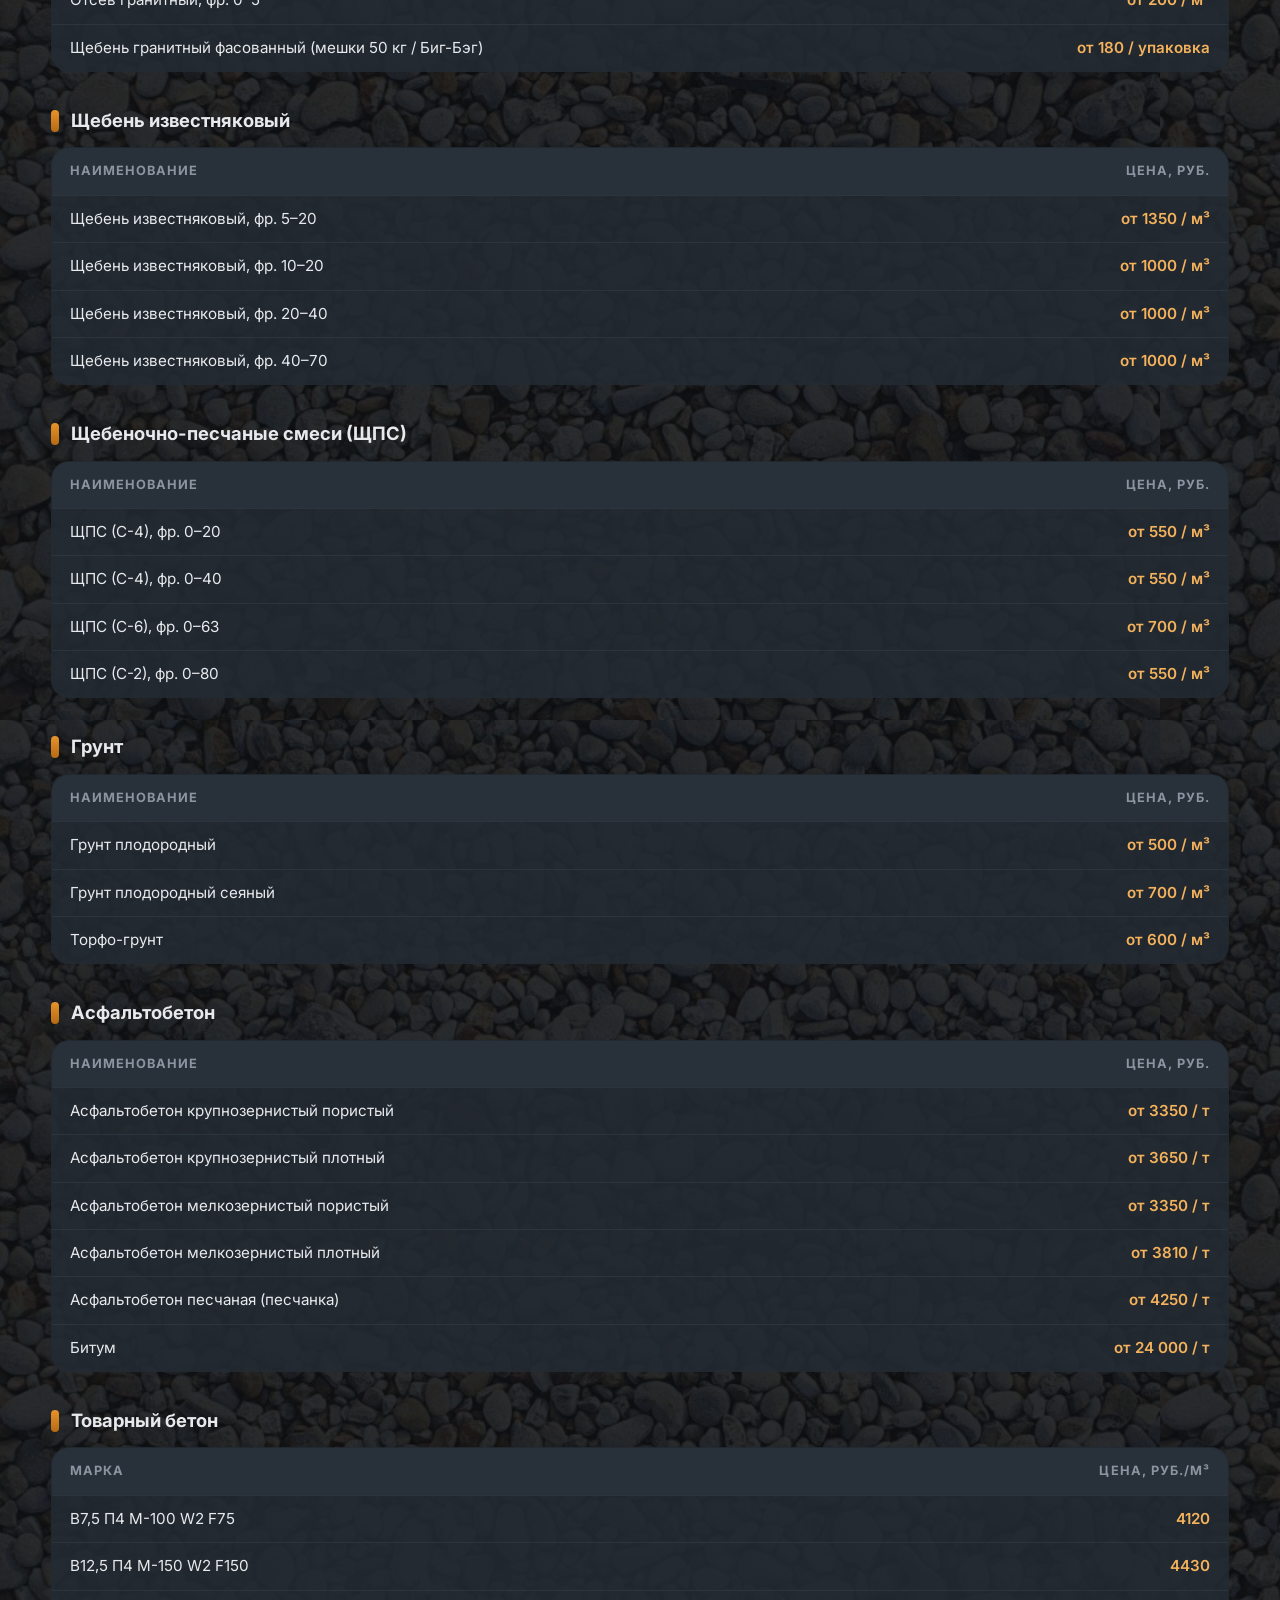
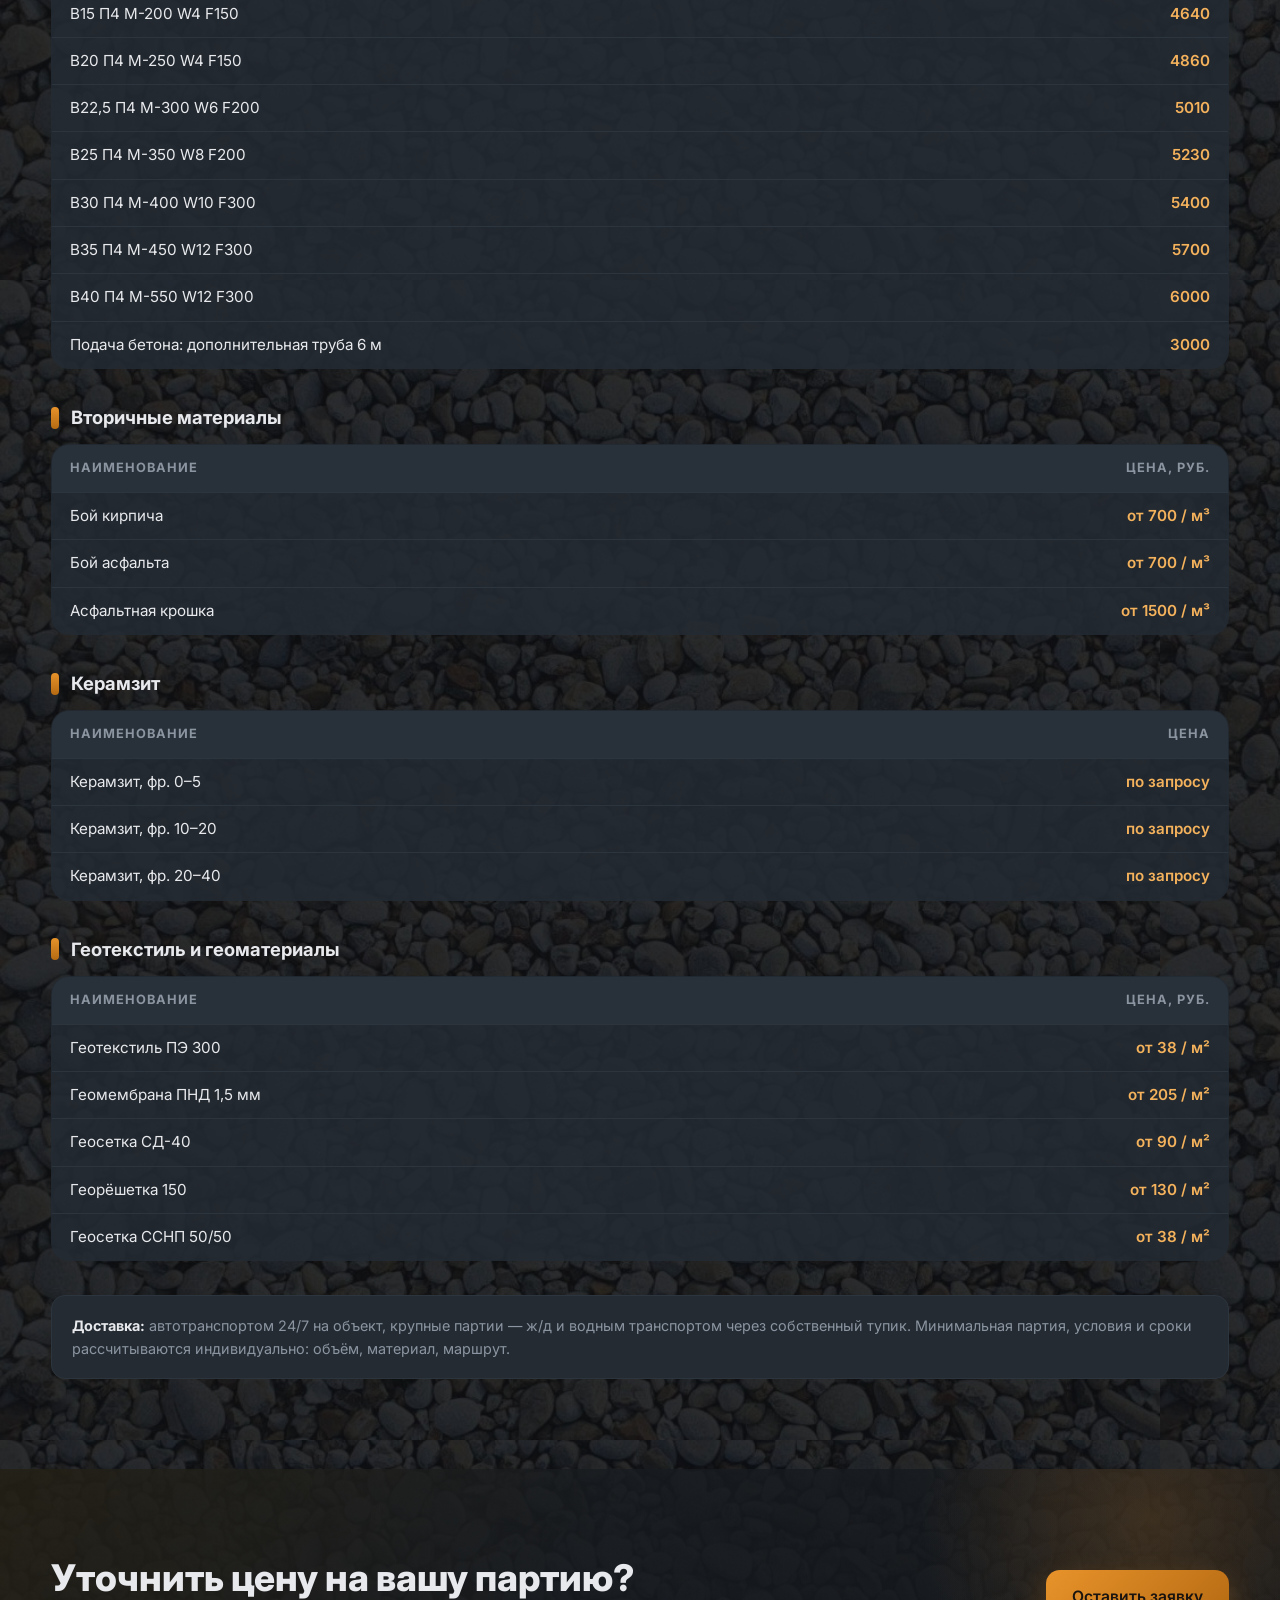
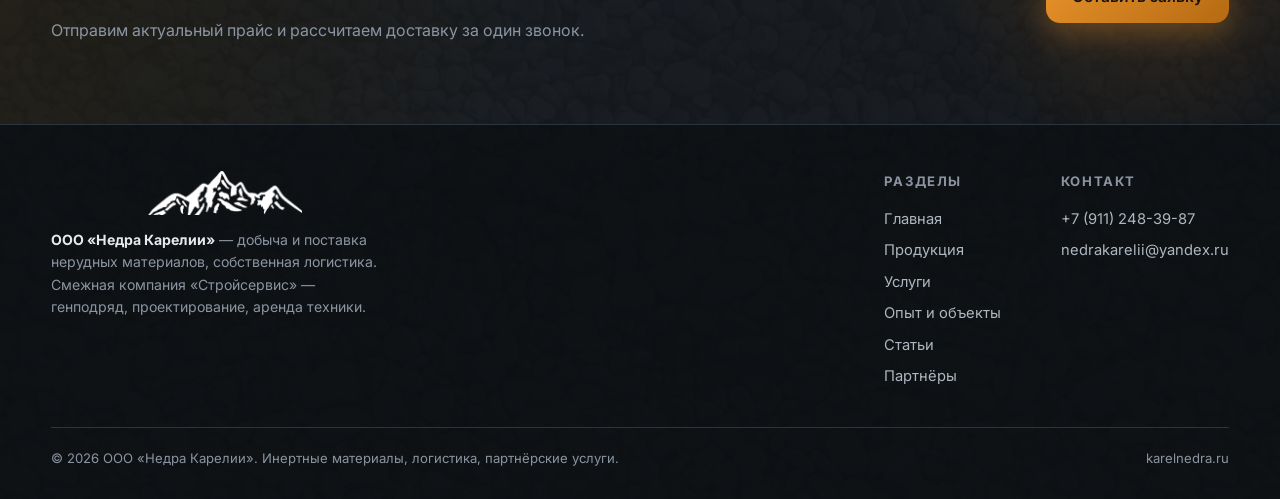
<file: production.html>
﻿<!DOCTYPE html>
<html lang="ru">
<head>
  <meta charset="UTF-8">
  <meta name="viewport" content="width=device-width, initial-scale=1.0">
  <title>Продукция и цены — Недра Карелии</title>
  <meta name="description" content="Прайс нерудных материалов: щебень гранитный и известняковый, песок, ПГС, ЩПС, грунт, асфальтобетон, товарный бетон, вторичные материалы, керамзит, геотекстиль. Цены за 1 м³ с НДС.">
  <link rel="icon" href="images/favicon.png?v=2">
  <link rel="preconnect" href="https://fonts.googleapis.com">
  <link rel="preconnect" href="https://fonts.gstatic.com" crossorigin>
  <link href="https://fonts.googleapis.com/css2?family=Inter:wght@400;500;600;700;800&display=swap" rel="stylesheet">
  <link rel="stylesheet" href="css/style.css?v=49">
</head>
<body>

  <header class="header">
    <div class="container header-inner">
      <a class="logo" href="index.html" aria-label="Недра Карелии — на главную">
        <img class="logo-img" src="images/logo-mount.png" alt="Недра Карелии">
        <span class="logo-name">Недра Карелии</span>
      </a>
      <ul class="nav">
        <li><a href="index.html">Главная</a></li>
        <li><a href="production.html" class="active">Продукция</a></li>
        <li><a href="services.html">Услуги</a></li>
        <li><a href="experience.html">Опыт и объекты</a></li>
        <li><a href="articles.html">Статьи</a></li>
        <li><a href="partners.html">Партнёры</a></li>
        <li><a href="index.html#contacts" class="nav-cta">Связаться</a></li>
      </ul>
      <button class="burger" aria-label="Открыть меню"><span></span><span></span><span></span></button>
    </div>
  </header>

  <!-- ============ РЕКЛАМНЫЙ БЛОК / БЕГУЩАЯ СТРОКА (ВРЕМЕННЫЙ — удалить при необходимости) ============ -->
  <div class="adstrip">
    <div class="adstrip-track">
      <div class="adstrip-item">
        <p>Здравствуйте, этот телефон для связи со мной на всякий случай</p>
        <a href="tel:+79997651890">
          <svg width="18" height="18" viewBox="0 0 24 24" fill="currentColor" aria-hidden="true"><path d="M6.6 10.8a15.1 15.1 0 0 0 6.6 6.6l2.2-2.2a1 1 0 0 1 1-.24c1.1.36 2.3.56 3.6.56a1 1 0 0 1 1 1V20a1 1 0 0 1-1 1C10.6 21 3 13.4 3 4a1 1 0 0 1 1-1h3.5a1 1 0 0 1 1 1c0 1.3.2 2.5.56 3.6a1 1 0 0 1-.25 1z"/></svg>
          +7 999 765-18-90
        </a>
      </div>
      <div class="adstrip-item" aria-hidden="true">
        <p>Здравствуйте, этот телефон для связи со мной на всякий случай</p>
        <a href="tel:+79997651890">
          <svg width="18" height="18" viewBox="0 0 24 24" fill="currentColor" aria-hidden="true"><path d="M6.6 10.8a15.1 15.1 0 0 0 6.6 6.6l2.2-2.2a1 1 0 0 1 1-.24c1.1.36 2.3.56 3.6.56a1 1 0 0 1 1 1V20a1 1 0 0 1-1 1C10.6 21 3 13.4 3 4a1 1 0 0 1 1-1h3.5a1 1 0 0 1 1 1c0 1.3.2 2.5.56 3.6a1 1 0 0 1-.25 1z"/></svg>
          +7 999 765-18-90
        </a>
      </div>
    </div>
  </div>
  <!-- ============ КОНЕЦ РЕКЛАМНОГО БЛОКА ============ -->

  <section class="page-hero">
    <div class="container">
      <nav class="breadcrumbs" aria-label="Хлебные крошки"><a href="index.html">Главная</a> / Продукция</nav>
      <h1>Номенклатура и цены</h1>
      <p>Собственное производство и карьеры — поэтому стабильное качество и честная цена. Указанные цены — от …, с НДС. Точная стоимость рассчитывается под объём, материал и маршрут доставки.</p>
      </div>
    </div>
  </section>

  <section class="section">
    <div class="container">

      <div class="table-wrap" data-reveal>
        <h3>Песок и песчано-гравийные смеси</h3>
        <table class="tbl">
          <thead><tr><th>Наименование</th><th style="width:200px;text-align:right">Цена, руб.</th></tr></thead>
          <tbody>
            <tr><td>Песок карьерный</td><td class="num">от 200 / м³</td></tr>
            <tr><td>Песок сеяный</td><td class="num">от 350 / м³</td></tr>
            <tr><td>Песок намывной</td><td class="num">от 450 / м³</td></tr>
            <tr><td>Супесь</td><td class="num">от 180 / м³</td></tr>
            <tr><td>Песок в мешках 50 кг</td><td class="num">от 110 / мешок</td></tr>
            <tr><td>Песчано-гравийная смесь (ПГС) природная</td><td class="num">от 400 / м³</td></tr>
          </tbody>
        </table>
      </div>

      <div class="table-wrap" data-reveal>
        <h3>Щебень гранитный (собственные карьеры)</h3>
        <table class="tbl">
          <thead><tr><th>Наименование</th><th style="width:200px;text-align:right">Цена, руб.</th></tr></thead>
          <tbody>
            <tr><td>Щебень гранитный, фр. 4–8</td><td class="num">от 2000 / м³</td></tr>
            <tr><td>Щебень гранитный, фр. 8–11,2</td><td class="num">от 2000 / м³</td></tr>
            <tr><td>Щебень гранитный, фр. 11,2–16</td><td class="num">от 2000 / м³</td></tr>
            <tr><td>Щебень гранитный, фр. 16–22,4</td><td class="num">от 2000 / м³</td></tr>
            <tr><td>Щебень гранитный, фр. 5–10</td><td class="num">от 1800 / м³</td></tr>
            <tr><td>Щебень гранитный, фр. 5–20</td><td class="num">от 1200 / м³</td></tr>
            <tr><td>Щебень гранитный, фр. 20–40</td><td class="num">от 900 / м³</td></tr>
            <tr><td>Щебень гранитный, фр. 40–70</td><td class="num">от 900 / м³</td></tr>
            <tr><td>Щебень гранитный, фр. 70–150</td><td class="num">от 950 / м³</td></tr>
            <tr><td>Щебень гранитный, фр. 70–250</td><td class="num">от 950 / м³</td></tr>
            <tr><td>Отсев гранитный, фр. 0–5</td><td class="num">от 200 / м³</td></tr>
            <tr><td>Щебень гранитный фасованный (мешки 50 кг / Биг-Бэг)</td><td class="num">от 180 / упаковка</td></tr>
          </tbody>
        </table>
      </div>

      <div class="table-wrap" data-reveal>
        <h3>Щебень известняковый</h3>
        <table class="tbl">
          <thead><tr><th>Наименование</th><th style="width:200px;text-align:right">Цена, руб.</th></tr></thead>
          <tbody>
            <tr><td>Щебень известняковый, фр. 5–20</td><td class="num">от 1350 / м³</td></tr>
            <tr><td>Щебень известняковый, фр. 10–20</td><td class="num">от 1000 / м³</td></tr>
            <tr><td>Щебень известняковый, фр. 20–40</td><td class="num">от 1000 / м³</td></tr>
            <tr><td>Щебень известняковый, фр. 40–70</td><td class="num">от 1000 / м³</td></tr>
          </tbody>
        </table>
      </div>

      <div class="table-wrap" data-reveal>
        <h3>Щебеночно-песчаные смеси (ЩПС)</h3>
        <table class="tbl">
          <thead><tr><th>Наименование</th><th style="width:200px;text-align:right">Цена, руб.</th></tr></thead>
          <tbody>
            <tr><td>ЩПС (С-4), фр. 0–20</td><td class="num">от 550 / м³</td></tr>
            <tr><td>ЩПС (С-4), фр. 0–40</td><td class="num">от 550 / м³</td></tr>
            <tr><td>ЩПС (С-6), фр. 0–63</td><td class="num">от 700 / м³</td></tr>
            <tr><td>ЩПС (С-2), фр. 0–80</td><td class="num">от 550 / м³</td></tr>
          </tbody>
        </table>
      </div>

      <div class="table-wrap" data-reveal>
        <h3>Грунт</h3>
        <table class="tbl">
          <thead><tr><th>Наименование</th><th style="width:200px;text-align:right">Цена, руб.</th></tr></thead>
          <tbody>
            <tr><td>Грунт плодородный</td><td class="num">от 500 / м³</td></tr>
            <tr><td>Грунт плодородный сеяный</td><td class="num">от 700 / м³</td></tr>
            <tr><td>Торфо-грунт</td><td class="num">от 600 / м³</td></tr>
          </tbody>
        </table>
      </div>

      <div class="table-wrap" data-reveal>
        <h3>Асфальтобетон</h3>
        <table class="tbl">
          <thead><tr><th>Наименование</th><th style="width:200px;text-align:right">Цена, руб.</th></tr></thead>
          <tbody>
            <tr><td>Асфальтобетон крупнозернистый пористый</td><td class="num">от 3350 / т</td></tr>
            <tr><td>Асфальтобетон крупнозернистый плотный</td><td class="num">от 3650 / т</td></tr>
            <tr><td>Асфальтобетон мелкозернистый пористый</td><td class="num">от 3350 / т</td></tr>
            <tr><td>Асфальтобетон мелкозернистый плотный</td><td class="num">от 3810 / т</td></tr>
            <tr><td>Асфальтобетон песчаная (песчанка)</td><td class="num">от 4250 / т</td></tr>
            <tr><td>Битум</td><td class="num">от 24 000 / т</td></tr>
          </tbody>
        </table>
      </div>

      <div class="table-wrap" data-reveal>
        <h3>Товарный бетон</h3>
        <table class="tbl">
          <thead><tr><th>Марка</th><th style="width:200px;text-align:right">Цена, руб./м³</th></tr></thead>
          <tbody>
            <tr><td>B7,5 П4 М-100 W2 F75</td><td class="num">4120</td></tr>
            <tr><td>B12,5 П4 М-150 W2 F150</td><td class="num">4430</td></tr>
            <tr><td>B15 П4 М-200 W4 F150</td><td class="num">4640</td></tr>
            <tr><td>B20 П4 М-250 W4 F150</td><td class="num">4860</td></tr>
            <tr><td>B22,5 П4 М-300 W6 F200</td><td class="num">5010</td></tr>
            <tr><td>B25 П4 М-350 W8 F200</td><td class="num">5230</td></tr>
            <tr><td>B30 П4 М-400 W10 F300</td><td class="num">5400</td></tr>
            <tr><td>B35 П4 М-450 W12 F300</td><td class="num">5700</td></tr>
            <tr><td>B40 П4 М-550 W12 F300</td><td class="num">6000</td></tr>
            <tr><td>Подача бетона: дополнительная труба 6 м</td><td class="num">3000</td></tr>
          </tbody>
        </table>
      </div>

      <div class="table-wrap" data-reveal>
        <h3>Вторичные материалы</h3>
        <table class="tbl">
          <thead><tr><th>Наименование</th><th style="width:200px;text-align:right">Цена, руб.</th></tr></thead>
          <tbody>
            <tr><td>Бой кирпича</td><td class="num">от 700 / м³</td></tr>
            <tr><td>Бой асфальта</td><td class="num">от 700 / м³</td></tr>
            <tr><td>Асфальтная крошка</td><td class="num">от 1500 / м³</td></tr>
          </tbody>
        </table>
      </div>

      <div class="table-wrap" data-reveal>
        <h3>Керамзит</h3>
        <table class="tbl">
          <thead><tr><th>Наименование</th><th style="width:200px;text-align:right">Цена</th></tr></thead>
          <tbody>
            <tr><td>Керамзит, фр. 0–5</td><td class="num">по запросу</td></tr>
            <tr><td>Керамзит, фр. 10–20</td><td class="num">по запросу</td></tr>
            <tr><td>Керамзит, фр. 20–40</td><td class="num">по запросу</td></tr>
          </tbody>
        </table>
      </div>

      <div class="table-wrap" data-reveal>
        <h3>Геотекстиль и геоматериалы</h3>
        <table class="tbl">
          <thead><tr><th>Наименование</th><th style="width:200px;text-align:right">Цена, руб.</th></tr></thead>
          <tbody>
            <tr><td>Геотекстиль ПЭ 300</td><td class="num">от 38 / м²</td></tr>
            <tr><td>Геомембрана ПНД 1,5 мм</td><td class="num">от 205 / м²</td></tr>
            <tr><td>Геосетка СД-40</td><td class="num">от 90 / м²</td></tr>
            <tr><td>Георёшетка 150</td><td class="num">от 130 / м²</td></tr>
            <tr><td>Геосетка ССНП 50/50</td><td class="num">от 38 / м²</td></tr>
          </tbody>
        </table>
      </div>

      <p data-reveal style="color:var(--muted);font-size:0.9rem;border:1px solid var(--line);border-radius:14px;padding:18px 20px;background:var(--coal-3)">
        <b style="color:var(--text)">Доставка:</b> автотранспортом 24/7 на объект, крупные партии — ж/д и водным транспортом через собственный тупик. Минимальная партия, условия и сроки рассчитываются индивидуально: объём, материал, маршрут.
      </p>
    </div>
  </section>

  <section class="cta" data-reveal>
    <div class="container cta-inner">
      <div>
        <h2>Уточнить цену на вашу партию?</h2>
        <p>Отправим актуальный прайс и рассчитаем доставку за один звонок.</p>
      </div>
      <a href="index.html#contacts" class="btn btn-primary">Оставить заявку</a>
    </div>
  </section>

  <footer class="footer">
    <div class="container">
      <div class="footer-inner">
        <div class="f-brand">
          <img class="f-logo" src="images/logo-mount.png" alt="Недра Карелии">
          <b>ООО «Недра Карелии»</b> — добыча и поставка нерудных материалов, собственная логистика. Смежная компания «Стройсервис» — генподряд, проектирование, аренда техники.
        </div>
        <div class="footer-cols">
          <div>
            <h4>Разделы</h4>
            <a href="index.html">Главная</a>
            <a href="production.html">Продукция</a>
            <a href="services.html">Услуги</a>
            <a href="experience.html">Опыт и объекты</a>
            <a href="articles.html">Статьи</a>
            <a href="partners.html">Партнёры</a>
          </div>
          <div>
            <h4>Контакт</h4>
            <a href="tel:+79112483987">+7 (911) 248-39-87</a>
            <a href="mailto:nedrakarelii@yandex.ru">nedrakarelii@yandex.ru</a>
          </div>
        </div>
      </div>
      <div class="footer-bottom">
        <span>© 2026 ООО «Недра Карелии». Инертные материалы, логистика, партнёрские услуги.</span>
        <span>karelnedra.ru</span>
      </div>
    </div>
  </footer>

  <script src="js/main.js"></script>
</body>
</html>
</file>
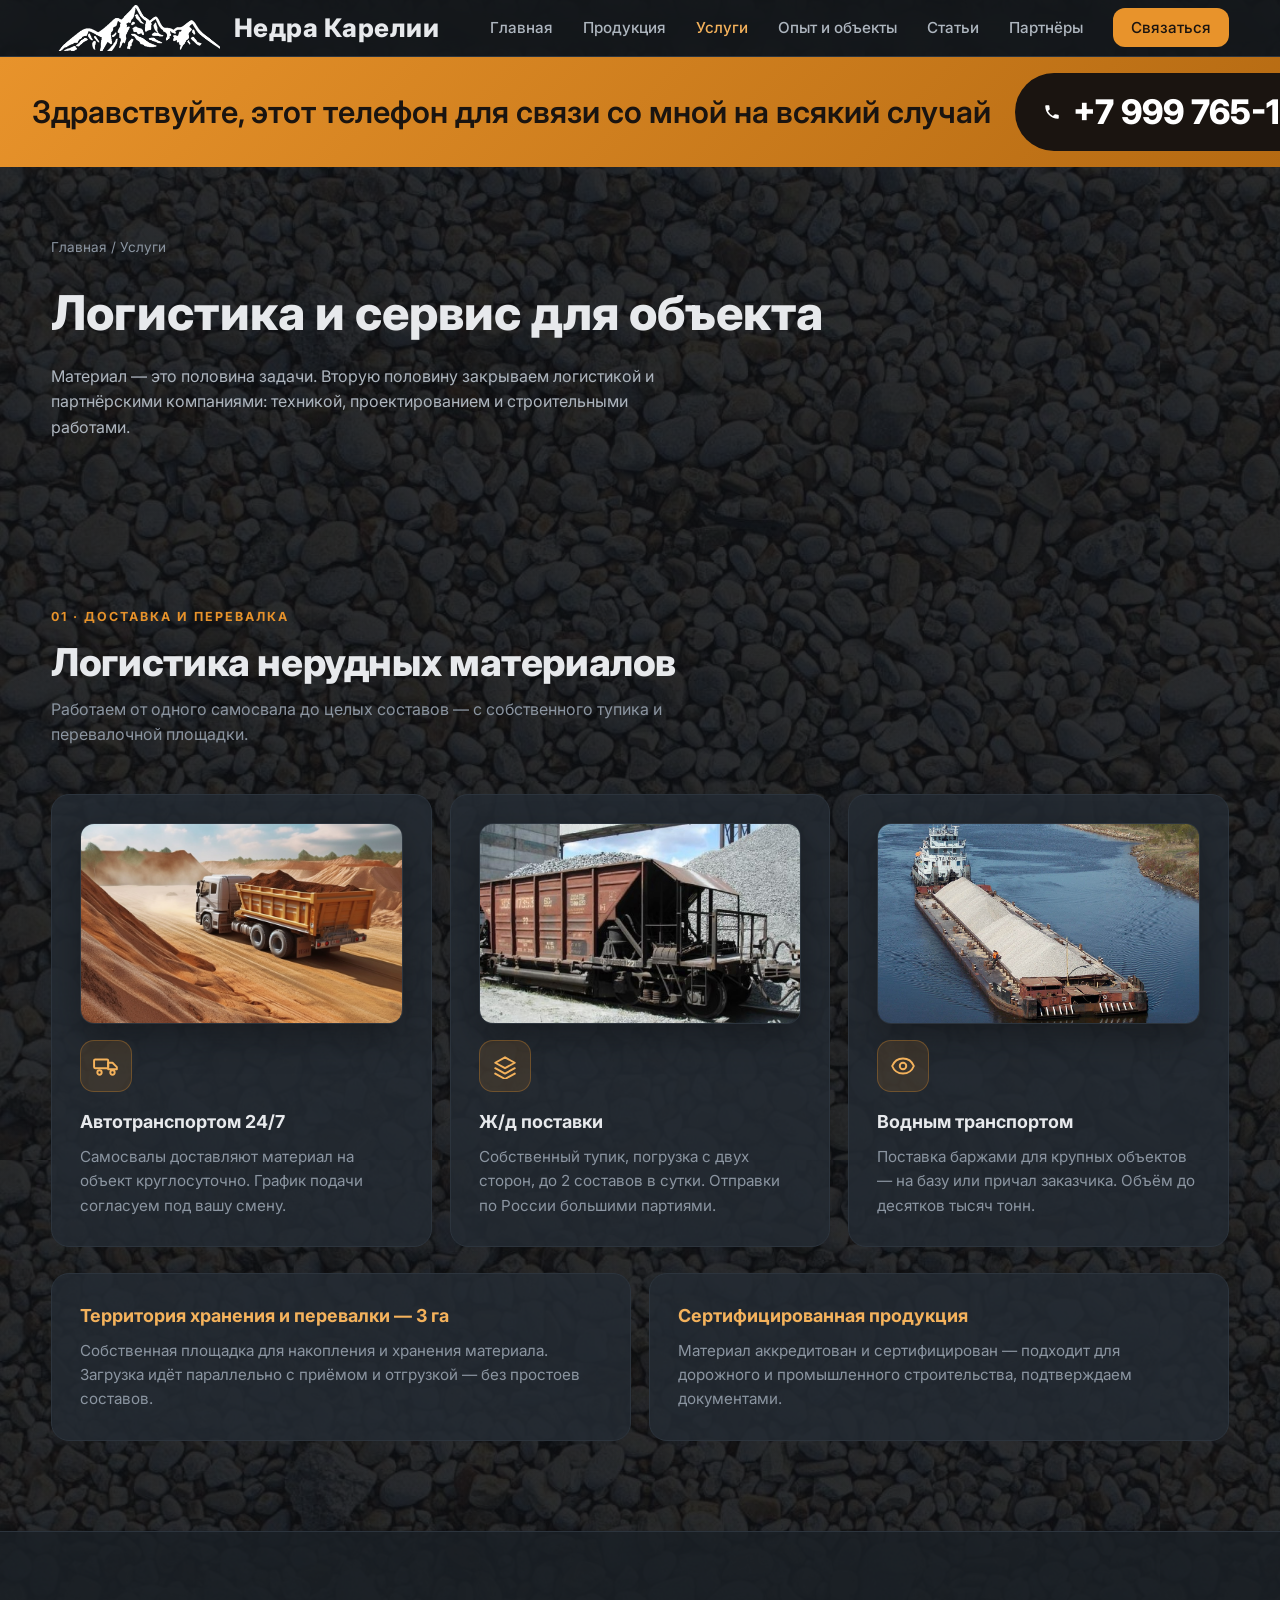
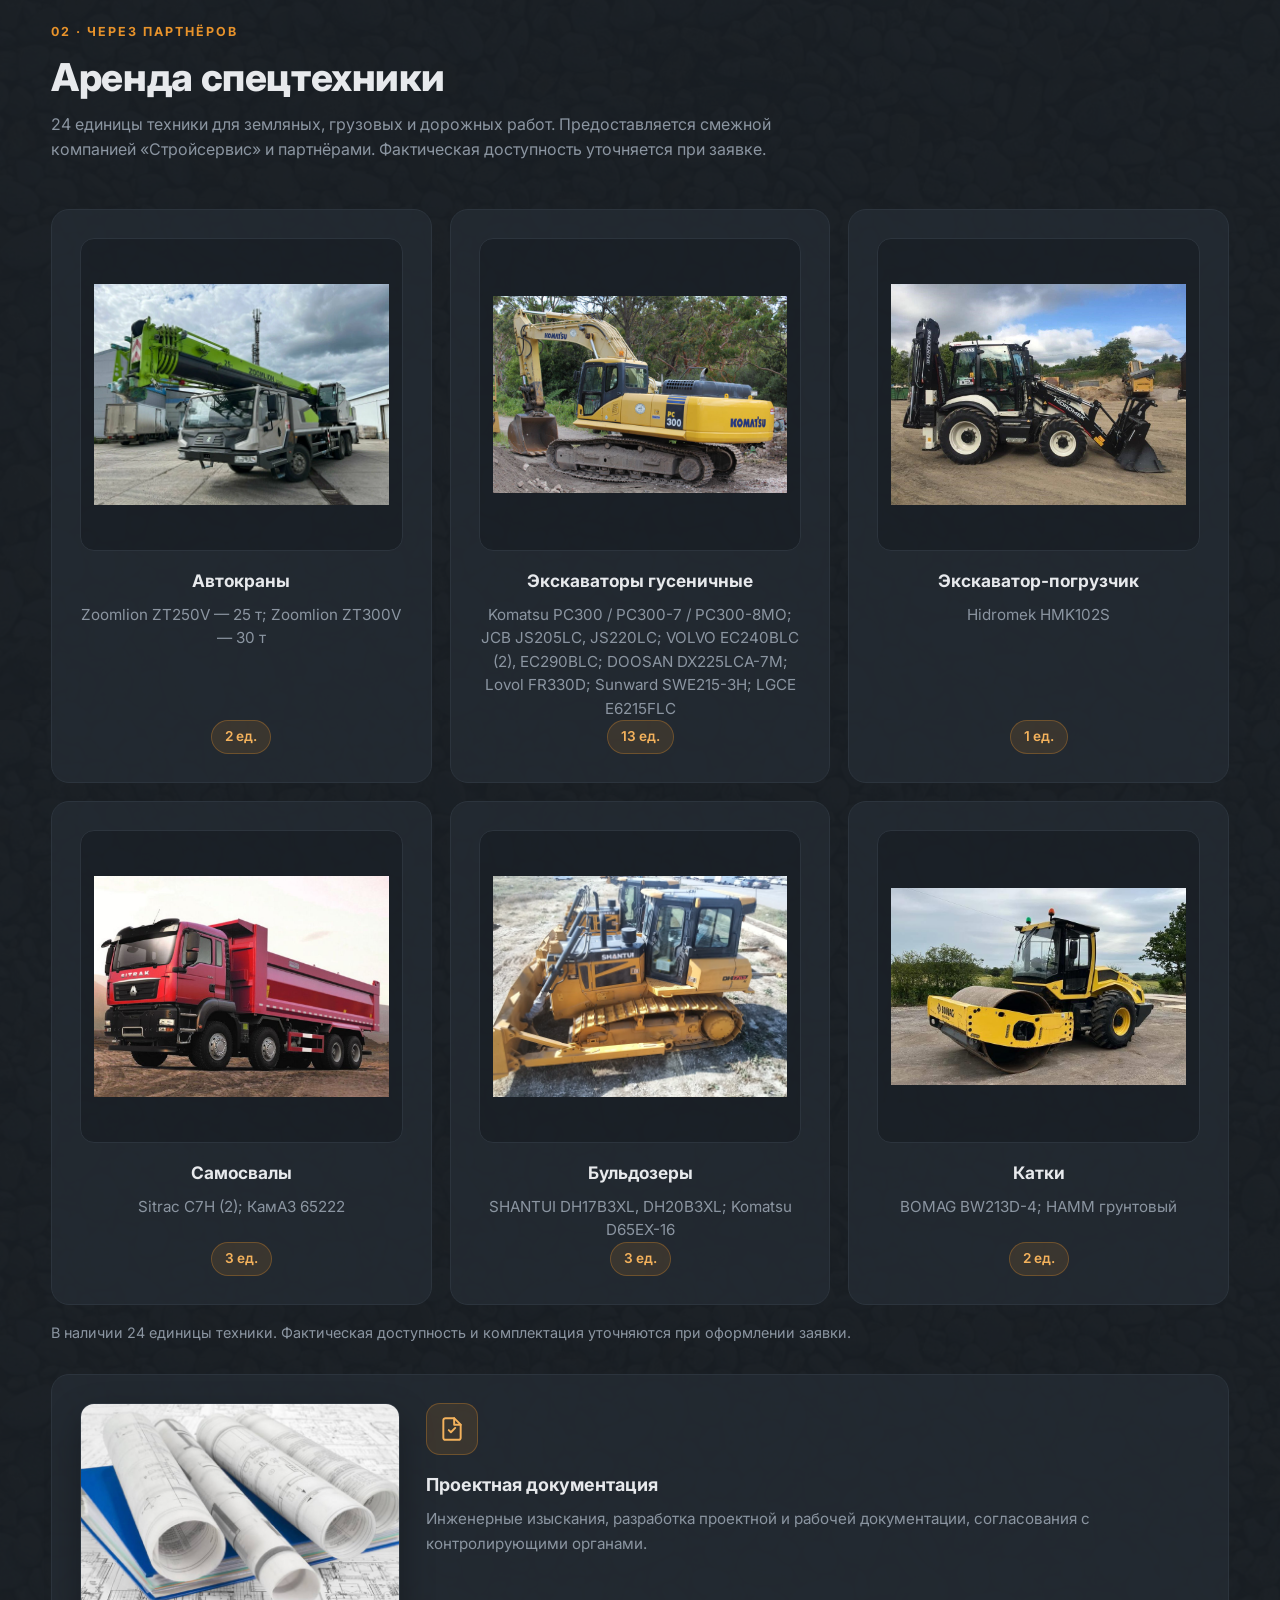
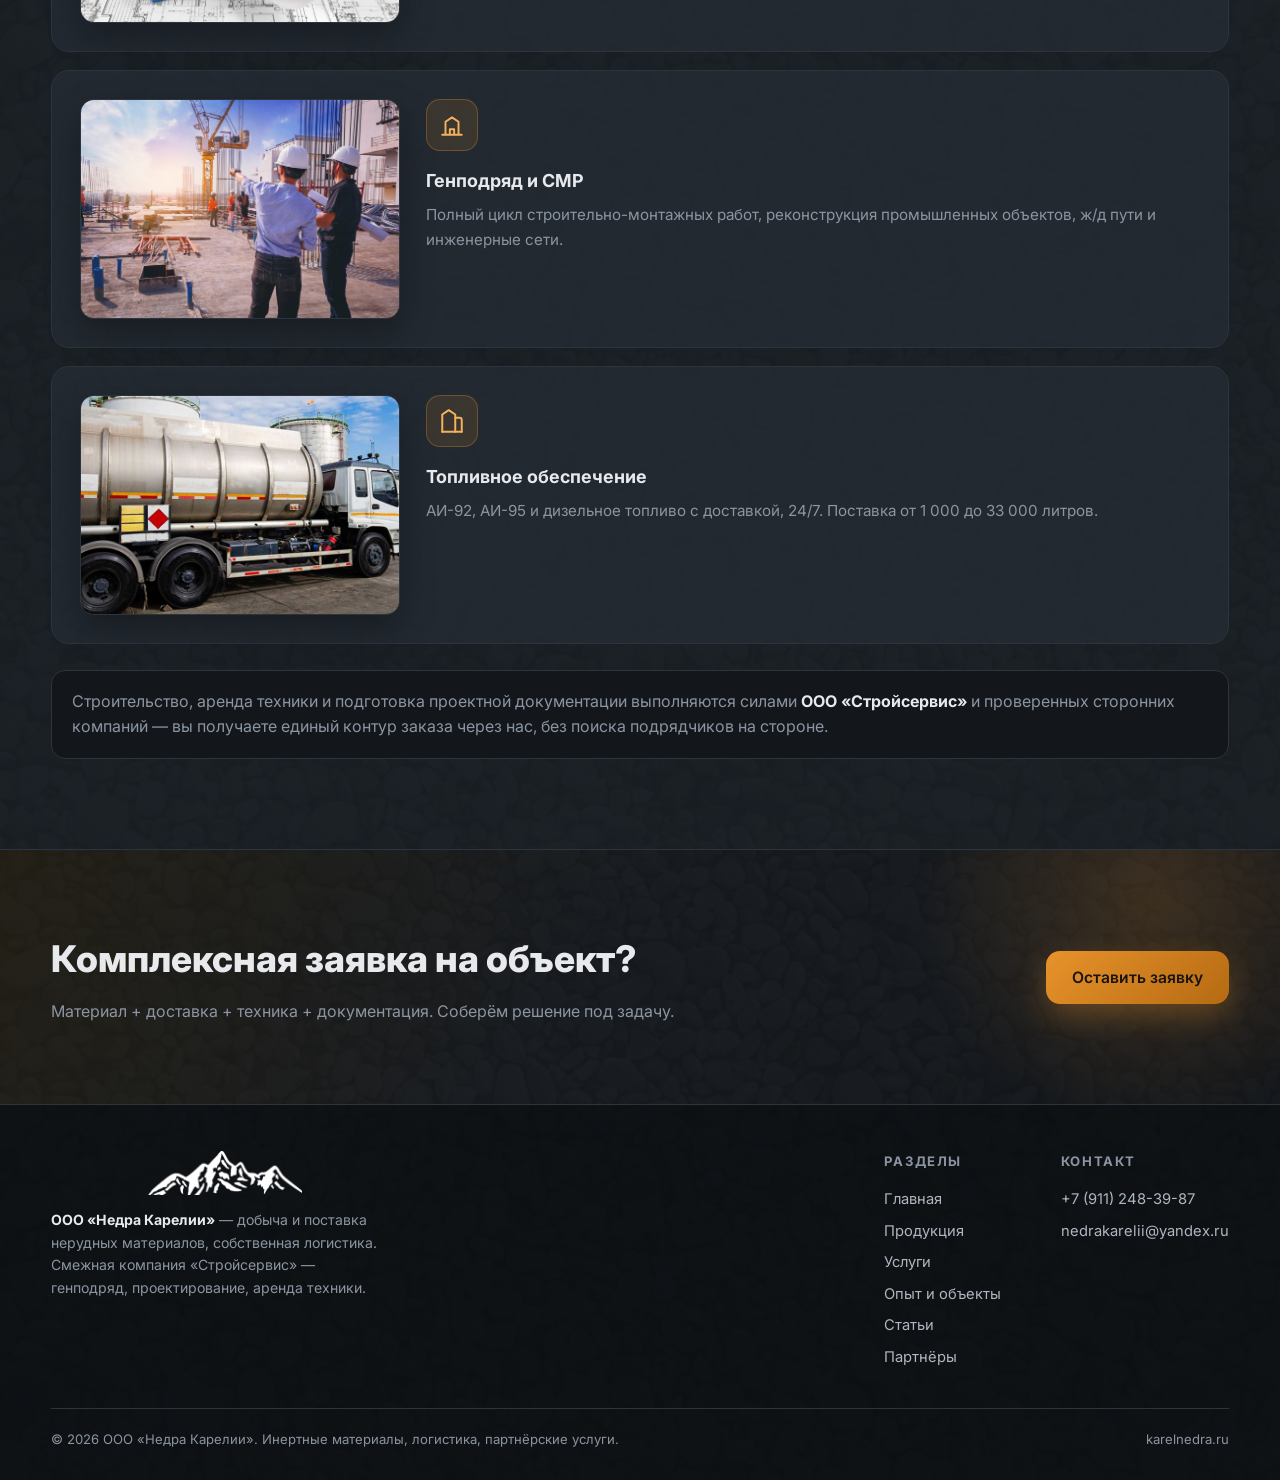
<file: services.html>
﻿<!DOCTYPE html>
<html lang="ru">
<head>
  <meta charset="UTF-8">
  <meta name="viewport" content="width=device-width, initial-scale=1.0">
  <title>Услуги — логистика, аренда техники, строительство — Недра Карелии</title>
  <meta name="description" content="Ж/д и водная логистика нерудных материалов через собственный тупик, доставка 24/7, аренда спецтехники, проектирование и строительство через компании-партнёры.">
  <link rel="icon" href="images/favicon.png?v=2">
  <link rel="preconnect" href="https://fonts.googleapis.com">
  <link rel="preconnect" href="https://fonts.gstatic.com" crossorigin>
  <link href="https://fonts.googleapis.com/css2?family=Inter:wght@400;500;600;700;800&display=swap" rel="stylesheet">
  <link rel="stylesheet" href="css/style.css?v=49">
  <style>.tech-img{height:313px}.tech-img img{max-height:284px}</style>
</head>
<body>

  <header class="header">
    <div class="container header-inner">
      <a class="logo" href="index.html" aria-label="Недра Карелии — на главную">
        <img class="logo-img" src="images/logo-mount.png" alt="Недра Карелии">
        <span class="logo-name">Недра Карелии</span>
      </a>
      <ul class="nav">
        <li><a href="index.html">Главная</a></li>
        <li><a href="production.html">Продукция</a></li>
        <li><a href="services.html" class="active">Услуги</a></li>
        <li><a href="experience.html">Опыт и объекты</a></li>
        <li><a href="articles.html">Статьи</a></li>
        <li><a href="partners.html">Партнёры</a></li>
        <li><a href="index.html#contacts" class="nav-cta">Связаться</a></li>
      </ul>
      <button class="burger" aria-label="Открыть меню"><span></span><span></span><span></span></button>
    </div>
  </header>

  <!-- ============ РЕКЛАМНЫЙ БЛОК / БЕГУЩАЯ СТРОКА (ВРЕМЕННЫЙ — удалить при необходимости) ============ -->
  <div class="adstrip">
    <div class="adstrip-track">
      <div class="adstrip-item">
        <p>Здравствуйте, этот телефон для связи со мной на всякий случай</p>
        <a href="tel:+79997651890">
          <svg width="18" height="18" viewBox="0 0 24 24" fill="currentColor" aria-hidden="true"><path d="M6.6 10.8a15.1 15.1 0 0 0 6.6 6.6l2.2-2.2a1 1 0 0 1 1-.24c1.1.36 2.3.56 3.6.56a1 1 0 0 1 1 1V20a1 1 0 0 1-1 1C10.6 21 3 13.4 3 4a1 1 0 0 1 1-1h3.5a1 1 0 0 1 1 1c0 1.3.2 2.5.56 3.6a1 1 0 0 1-.25 1z"/></svg>
          +7 999 765-18-90
        </a>
      </div>
      <div class="adstrip-item" aria-hidden="true">
        <p>Здравствуйте, этот телефон для связи со мной на всякий случай</p>
        <a href="tel:+79997651890">
          <svg width="18" height="18" viewBox="0 0 24 24" fill="currentColor" aria-hidden="true"><path d="M6.6 10.8a15.1 15.1 0 0 0 6.6 6.6l2.2-2.2a1 1 0 0 1 1-.24c1.1.36 2.3.56 3.6.56a1 1 0 0 1 1 1V20a1 1 0 0 1-1 1C10.6 21 3 13.4 3 4a1 1 0 0 1 1-1h3.5a1 1 0 0 1 1 1c0 1.3.2 2.5.56 3.6a1 1 0 0 1-.25 1z"/></svg>
          +7 999 765-18-90
        </a>
      </div>
    </div>
  </div>
  <!-- ============ КОНЕЦ РЕКЛАМНОГО БЛОКА ============ -->

  <section class="page-hero">
    <div class="container">
      <nav class="breadcrumbs" aria-label="Хлебные крошки"><a href="index.html">Главная</a> / Услуги</nav>
      <h1>Логистика и сервис для объекта</h1>
      <p>Материал — это половина задачи. Вторую половину закрываем логистикой и партнёрскими компаниями: техникой, проектированием и строительными работами.</p>
    </div>
  </section>

  <section class="section">
    <div class="container">
      <div class="section-head" data-reveal>
        <div class="kicker">01 · Доставка и перевалка</div>
        <h2>Логистика нерудных материалов</h2>
        <p>Работаем от одного самосвала до целых составов — с собственного тупика и перевалочной площадки.</p>
      </div>
      <div class="grid grid-3">
        <div class="card" data-reveal>
          <img class="card-img" src="images/services/avto-dostavka.jpg" alt="Доставка нерудных материалов автотранспортом">
          <span class="icon">
            <svg width="26" height="26" viewBox="0 0 24 24" fill="none" stroke="currentColor" stroke-width="1.8" stroke-linecap="round" stroke-linejoin="round"><rect x="1" y="6" width="13" height="8" rx="1"/><path d="M14 9h4l4 4v2h-8z"/><circle cx="6" cy="18" r="2"/><circle cx="18" cy="18" r="2"/></svg>
          </span>
          <h3>Автотранспортом 24/7</h3>
          <p>Самосвалы доставляют материал на объект круглосуточно. График подачи согласуем под вашу смену.</p>
        </div>
        <div class="card" data-reveal>
          <img class="card-img" src="images/services/jd-dostavka.jpg" alt="Железнодорожные поставки нерудных материалов">
          <span class="icon">
            <svg width="26" height="26" viewBox="0 0 24 24" fill="none" stroke="currentColor" stroke-width="1.8" stroke-linecap="round" stroke-linejoin="round"><path d="M3 9l9-5 9 5-9 5z"/><path d="M3 14l9 5 9-5"/><path d="M3 19l9 5 9-5"/></svg>
          </span>
          <h3>Ж/д поставки</h3>
          <p>Собственный тупик, погрузка с двух сторон, до 2 составов в сутки. Отправки по России большими партиями.</p>
        </div>
        <div class="card" data-reveal>
          <img class="card-img" src="images/services/vodniy-dostavka.jpg" alt="Доставка нерудных материалов водным транспортом">
          <span class="icon">
            <svg width="26" height="26" viewBox="0 0 24 24" fill="none" stroke="currentColor" stroke-width="1.8" stroke-linecap="round" stroke-linejoin="round"><path d="M2 12c2-5 6-7 10-7s8 2 10 7c-2 5-6 7-10 7S4 17 2 12z"/><circle cx="12" cy="12" r="3"/></svg>
          </span>
          <h3>Водным транспортом</h3>
          <p>Поставка баржами для крупных объектов — на базу или причал заказчика. Объём до десятков тысяч тонн.</p>
        </div>
      </div>
      <div data-reveal style="margin-top:26px" class="grid grid-2">
        <div class="card">
          <h3 style="color:var(--accent-2)">Территория хранения и перевалки — 3 га</h3>
          <p>Собственная площадка для накопления и хранения материала. Загрузка идёт параллельно с приёмом и отгрузкой — без простоев составов.</p>
        </div>
        <div class="card">
          <h3 style="color:var(--accent-2)">Сертифицированная продукция</h3>
          <p>Материал аккредитован и сертифицирован — подходит для дорожного и промышленного строительства, подтверждаем документами.</p>
        </div>
      </div>
    </div>
  </section>

  <section class="section section-alt">
    <div class="container">
      <div class="section-head" data-reveal>
        <div class="kicker">02 · Через партнёров</div>
        <h2>Аренда спецтехники</h2>
        <p>24 единицы техники для земляных, грузовых и дорожных работ. Предоставляется смежной компанией «Стройсервис» и партнёрами. Фактическая доступность уточняется при заявке.</p>
      </div>

      <div class="grid grid-3 tehnika-grid" data-reveal>
        <article class="card tech-card">
          <div class="tech-img"><img src="images/Tehnika/%D0%B0%D0%B2%D1%82%D0%BE%D0%BA%D1%80%D0%B0%D0%BD%D1%8B.png" alt="Автокраны"></div>
          <h3>Автокраны</h3>
          <p class="tech-list">Zoomlion ZT250V — 25 т; Zoomlion ZT300V — 30 т</p>
          <span class="tech-count">2 ед.</span>
        </article>
        <article class="card tech-card">
          <div class="tech-img"><img src="images/Tehnika/%D0%AD%D0%BA%D1%81%D0%BA%D0%B0%D0%B2%D0%B0%D1%82%D0%BE%D1%80%D1%8B%20%D0%B3%D1%83%D1%81%D0%B5%D0%BD%D0%B8%D1%87%D0%BD%D1%8B%D0%B5.png" alt="Экскаваторы гусеничные"></div>
          <h3>Экскаваторы гусеничные</h3>
          <p class="tech-list">Komatsu PC300 / PC300-7 / PC300-8MO; JCB JS205LC, JS220LC; VOLVO EC240BLC (2), EC290BLC; DOOSAN DX225LCA-7M; Lovol FR330D; Sunward SWE215-3H; LGCE E6215FLC</p>
          <span class="tech-count">13 ед.</span>
        </article>
        <article class="card tech-card">
          <div class="tech-img"><img src="images/Tehnika/%D0%AD%D0%BA%D1%81%D0%BA%D0%B0%D0%B2%D0%B0%D1%82%D0%BE%D1%80-%D0%BF%D0%BE%D0%B3%D1%80%D1%83%D0%B7%D1%87%D0%B8%D0%BA.png" alt="Экскаватор-погрузчик"></div>
          <h3>Экскаватор-погрузчик</h3>
          <p class="tech-list">Hidromek HMK102S</p>
          <span class="tech-count">1 ед.</span>
        </article>
        <article class="card tech-card">
          <div class="tech-img"><img src="images/Tehnika/%D0%A1%D0%B0%D0%BC%D0%BE%D1%81%D0%B2%D0%B0%D0%BB%D1%8B.jpg" alt="Самосвалы"></div>
          <h3>Самосвалы</h3>
          <p class="tech-list">Sitrac C7H (2); КамАЗ 65222</p>
          <span class="tech-count">3 ед.</span>
        </article>
        <article class="card tech-card">
          <div class="tech-img"><img src="images/Tehnika/%D0%91%D1%83%D0%BB%D1%8C%D0%B4%D0%BE%D0%B7%D0%B5%D1%80%D1%8B.png" alt="Бульдозеры"></div>
          <h3>Бульдозеры</h3>
          <p class="tech-list">SHANTUI DH17B3XL, DH20B3XL; Komatsu D65EX-16</p>
          <span class="tech-count">3 ед.</span>
        </article>
        <article class="card tech-card">
          <div class="tech-img"><img src="images/Tehnika/%D0%9A%D0%B0%D1%82%D0%BA%D0%B8.png" alt="Катки"></div>
          <h3>Катки</h3>
          <p class="tech-list">BOMAG BW213D-4; HAMM грунтовый</p>
          <span class="tech-count">2 ед.</span>
        </article>
      </div>
      <p style="margin-top:16px;color:var(--muted);font-size:0.9rem">В наличии 24 единицы техники. Фактическая доступность и комплектация уточняются при оформлении заявки.</p>
      </div>

      <div class="grid" style="width:min(1180px,92%);margin:30px auto 0">
        <div class="card svc-card" data-reveal>
          <img class="svc-img" src="images/services/proektirovanie.jpg" alt="Проектная документация и инженерные изыскания">
          <div>
          <span class="icon">
            <svg width="26" height="26" viewBox="0 0 24 24" fill="none" stroke="currentColor" stroke-width="1.8" stroke-linecap="round" stroke-linejoin="round"><path d="M14 2H6a2 2 0 0 0-2 2v16a2 2 0 0 0 2 2h12a2 2 0 0 0 2-2V8z"/><path d="M14 2v6h6M9 13l2 2 4-4"/></svg>
          </span>
          <h3>Проектная документация</h3>
          <p>Инженерные изыскания, разработка проектной и рабочей документации, согласования с контролирующими органами.</p>
          </div>
        </div>
        <div class="card svc-card" data-reveal>
          <img class="svc-img" src="images/services/genpodryad.jpg" alt="Генподряд и строительно-монтажные работы">
          <div>
          <span class="icon">
            <svg width="26" height="26" viewBox="0 0 24 24" fill="none" stroke="currentColor" stroke-width="1.8" stroke-linecap="round" stroke-linejoin="round"><path d="M3 21h18M6 21V9l6-4 6 4v12M10 21v-5h4v5"/></svg>
          </span>
          <h3>Генподряд и СМР</h3>
          <p>Полный цикл строительно-монтажных работ, реконструкция промышленных объектов, ж/д пути и инженерные сети.</p>
          </div>
        </div>
        <div class="card svc-card" data-reveal>
          <img class="svc-img" src="images/services/toplivo.jpg" alt="Топливное обеспечение с доставкой">
          <div>
          <span class="icon">
            <svg width="26" height="26" viewBox="0 0 24 24" fill="none" stroke="currentColor" stroke-width="1.8" stroke-linecap="round" stroke-linejoin="round"><path d="M3 22V6l6-4 6 4v16"/><path d="M15 9h4a2 2 0 0 1 2 2v11"/><path d="M3 22h18"/></svg>
          </span>
          <h3>Топливное обеспечение</h3>
          <p>АИ-92, АИ-95 и дизельное топливо с доставкой, 24/7. Поставка от 1 000 до 33 000 литров.</p>
          </div>
        </div>
      </div>
      <p data-reveal style="width:min(1180px,92%);margin:26px auto 0;color:var(--muted);border:1px solid var(--line);border-radius:14px;padding:18px 20px;background:var(--coal)">
        Строительство, аренда техники и подготовка проектной документации выполняются силами <b style="color:var(--text)">ООО «Стройсервис»</b> и проверенных сторонних компаний — вы получаете единый контур заказа через нас, без поиска подрядчиков на стороне.
      </p>
    </div>
  </section>

  <section class="cta" data-reveal>
    <div class="container cta-inner">
      <div>
        <h2>Комплексная заявка на объект?</h2>
        <p>Материал + доставка + техника + документация. Соберём решение под задачу.</p>
      </div>
      <a href="index.html#contacts" class="btn btn-primary">Оставить заявку</a>
    </div>
  </section>

  <footer class="footer">
    <div class="container">
      <div class="footer-inner">
        <div class="f-brand">
          <img class="f-logo" src="images/logo-mount.png" alt="Недра Карелии">
          <b>ООО «Недра Карелии»</b> — добыча и поставка нерудных материалов, собственная логистика. Смежная компания «Стройсервис» — генподряд, проектирование, аренда техники.
        </div>
        <div class="footer-cols">
          <div>
            <h4>Разделы</h4>
            <a href="index.html">Главная</a>
            <a href="production.html">Продукция</a>
            <a href="services.html">Услуги</a>
            <a href="experience.html">Опыт и объекты</a>
            <a href="articles.html">Статьи</a>
            <a href="partners.html">Партнёры</a>
          </div>
          <div>
            <h4>Контакт</h4>
            <a href="tel:+79112483987">+7 (911) 248-39-87</a>
            <a href="mailto:nedrakarelii@yandex.ru">nedrakarelii@yandex.ru</a>
          </div>
        </div>
      </div>
      <div class="footer-bottom">
        <span>© 2026 ООО «Недра Карелии». Инертные материалы, логистика, партнёрские услуги.</span>
        <span>karelnedra.ru</span>
      </div>
    </div>
  </footer>

  <script src="js/main.js"></script>
</body>
</html>
</file>
<file: css/style.css>
:root {
  --coal: #13161a;
  --coal-2: #1b2026;
  --coal-3: #242b33;
  --stone: #3a424c;
  --muted: #8b95a1;
  --text: #e7e9ec;
  --text-dim: #aeb6bf;
  --accent: #e8932b;
  --accent-2: #f4b25c;
  --amber-dark: #b56a12;
  --line: #2c343d;
  --bg-line: rgba(138, 150, 163, 0.08);
  --radius: 18px;
  --shadow: 0 20px 50px rgba(0, 0, 0, 0.35);
}

* { margin: 0; padding: 0; box-sizing: border-box; }

html {
  scroll-behavior: smooth;
  overflow-x: hidden;
  overflow-x: clip;
  background-color: var(--coal);
  background-image:
    linear-gradient(rgba(13, 15, 18, 0.88), rgba(13, 15, 18, 0.88)),
    url("../images/Sheben-90.jpg");
  background-repeat: no-repeat, repeat;
  background-size: auto, 1160px 1160px;
  background-attachment: scroll;
}

body {
  font-family: "Inter", "Segoe UI", Roboto, Arial, sans-serif;
  position: relative;
  overflow-x: hidden;
  overflow-x: clip;
  background-color: transparent;
  color: var(--text);
  line-height: 1.6;
  -webkit-font-smoothing: antialiased;
}

a { color: inherit; text-decoration: none; }
img { max-width: 100%; display: block; }
ul { list-style: none; }

.container { width: min(1180px, 92%); margin: 0 auto; }
section[id] { scroll-margin-top: 96px; }

/* ---------- Header ---------- */
.header {
  position: sticky; top: 0; z-index: 50;
  background: rgba(19, 22, 26, 0.82);
  backdrop-filter: blur(12px);
  border-bottom: 1px solid var(--line);
}
.header-inner { display: flex; align-items: center; justify-content: space-between; height: 56px; }
.logo { display: flex; align-items: center; gap: 14px; }
.logo-img { height: 46px; width: auto; display: block; flex: none; }
.logo-mark {
  width: 42px; height: 42px; border-radius: 12px;
  display: grid; place-items: center; flex: none;
  background: linear-gradient(145deg, var(--accent), var(--amber-dark));
  color: #1a1410; box-shadow: 0 6px 18px rgba(232, 147, 43, 0.35);
}
.logo-name { font-weight: 800; font-size: 1.6rem; letter-spacing: 0.02em; line-height: 1.2; color: var(--text); white-space: nowrap; }
.logo-sub { display: none; }

.nav { display: flex; align-items: center; gap: 30px; }
.nav a { color: var(--text-dim); font-weight: 500; font-size: 0.95rem; transition: color 0.2s; }
.nav a:hover, .nav a.active { color: var(--accent-2); }
.nav-cta {
  background: var(--accent); color: #1a1410 !important; font-weight: 600;
  padding: 10px 18px; border-radius: 12px; transition: background 0.2s, transform 0.2s;
}
.nav-cta:hover { background: var(--accent-2); transform: translateY(-1px); }

.burger { display: none; background: none; border: 0; cursor: pointer; }
.burger span { display: block; width: 24px; height: 2px; background: var(--text); margin: 5px 0; border-radius: 2px; }

/* ---------- Hero ---------- */
.hero {
  position: relative; padding: 96px 0 120px;
}
.hero-grid { display: grid; grid-template-columns: 1.1fr 0.9fr; gap: 60px; align-items: center; }

.badge {
  display: inline-flex; align-items: center; gap: 8px;
  font-size: 0.8rem; color: var(--accent-2); letter-spacing: 0.14em; text-transform: uppercase;
  border: 1px solid rgba(232, 147, 43, 0.35);
  padding: 7px 14px; border-radius: 999px; background: rgba(232, 147, 43, 0.08);
}
.hero h1 { font-size: clamp(2.3rem, 4.5vw, 3.7rem); line-height: 1.12; margin: 22px 0 18px; font-weight: 800; letter-spacing: -0.02em; }
.hero h1 em { font-style: normal; color: var(--accent-2); }
.hero p.lead { color: var(--text-dim); font-size: 1.12rem; max-width: 560px; }

.hero-actions { display: flex; flex-wrap: wrap; gap: 14px; margin-top: 30px; }

.btn {
  display: inline-flex; align-items: center; gap: 10px;
  padding: 14px 26px; border-radius: 14px; font-weight: 600; font-size: 0.98rem;
  transition: transform 0.2s, box-shadow 0.2s, background 0.2s;
}
.btn-primary { background: linear-gradient(135deg, var(--accent), var(--amber-dark)); color: #1a1410; box-shadow: 0 12px 30px rgba(232, 147, 43, 0.3); }
.btn-primary:hover { transform: translateY(-2px); box-shadow: 0 16px 38px rgba(232, 147, 43, 0.4); }
.btn-ghost { border: 1px solid var(--line); color: var(--text); background: rgba(255,255,255,0.02); }
.btn-ghost:hover { border-color: var(--stone); background: rgba(255,255,255,0.05); }

.hero-visual { position: relative; border-radius: var(--radius); overflow: hidden; box-shadow: var(--shadow); border: 1px solid var(--line); background: rgba(28,34,41,0.75); }
.hero-visual svg { width: 100%; height: auto; display: block; }
.hero-card {
  position: absolute; left: 18px; bottom: 18px; right: 18px;
  background: rgba(19, 22, 26, 0.75); backdrop-filter: blur(10px);
  border: 1px solid rgba(255,255,255,0.08); border-radius: 14px; padding: 14px 18px;
  display: flex; align-items: center; gap: 14px;
}
.hero-card b { font-size: 1.05rem; display: block; }
.hero-card span { font-size: 0.82rem; color: var(--muted); }

/* ---------- Sections ---------- */
.section { padding: 90px 0; }
.section-alt { background: rgba(27,32,38,0.85); border-top: 1px solid var(--line); border-bottom: 1px solid var(--line); }
.section-head { max-width: 720px; margin-bottom: 46px; }
.section-head .kicker { color: var(--accent); font-weight: 700; text-transform: uppercase; letter-spacing: 0.16em; font-size: 0.78rem; margin-bottom: 12px; }
.section-head h2 { font-size: clamp(1.7rem, 3vw, 2.4rem); font-weight: 800; letter-spacing: -0.01em; line-height: 1.2; }
.section-head p { color: var(--muted); margin-top: 12px; }

/* ---------- Stats ---------- */
.stats { display: grid; grid-template-columns: repeat(4, 1fr); gap: 18px; }
.stat { background: rgba(36,43,51,0.85); border: 1px solid var(--line); border-radius: var(--radius); padding: 28px 22px; position: relative; overflow: hidden; }
.stat::after { content: ""; position: absolute; inset: 0 0 auto 0; height: 3px; background: linear-gradient(90deg, var(--accent), transparent); }
.stat b { font-size: clamp(1.8rem, 3vw, 2.5rem); font-weight: 800; color: var(--accent-2); line-height: 1.1; }
.stat span { display: block; margin-top: 8px; color: var(--text-dim); font-size: 0.95rem; }

/* ---------- Feature cards ---------- */
.grid { display: grid; gap: 18px; }
.grid-3 { grid-template-columns: repeat(3, 1fr); }
.grid-2 { grid-template-columns: repeat(2, 1fr); }

.card {
  background: rgba(36,43,51,0.85); border: 1px solid var(--line); border-radius: var(--radius);
  padding: 28px; transition: transform 0.25s, border-color 0.25s;
}
.card:hover { transform: translateY(-4px); border-color: rgba(232, 147, 43, 0.45); }
.card .icon {
  width: 52px; height: 52px; border-radius: 14px; display: grid; place-items: center; margin-bottom: 16px;
  background: rgba(232, 147, 43, 0.12); border: 1px solid rgba(232, 147, 43, 0.3); color: var(--accent-2);
}
.card h3 { font-size: 1.12rem; margin-bottom: 8px; }
.card p { color: var(--muted); font-size: 0.95rem; }
.card a.more { display: inline-block; margin-top: 14px; color: var(--accent-2); font-weight: 600; font-size: 0.9rem; }
.card a.more:hover { text-decoration: underline; }

/* ---------- Split / feature rows ---------- */
.split { display: grid; grid-template-columns: 1fr 1fr; gap: 60px; align-items: center; }
.split-visual { border-radius: var(--radius); overflow: hidden; border: 1px solid var(--line); background: linear-gradient(160deg, rgba(30,37,45,0.72), rgba(18,22,27,0.72)); box-shadow: var(--shadow); }
.split-visual svg { width: 100%; display: block; }
.check-list li { position: relative; padding-left: 30px; margin-bottom: 13px; color: var(--text-dim); }
.check-list li::before {
  content: ""; position: absolute; left: 0; top: 6px;
  width: 18px; height: 18px; border-radius: 50%;
  background: linear-gradient(135deg, var(--accent), var(--amber-dark));
  -webkit-mask: url("data:image/svg+xml,%3Csvg xmlns='http://www.w3.org/2000/svg' viewBox='0 0 24 24'%3E%3Cpath d='M9 16.2 4.8 12l-1.4 1.4L9 19 21 7l-1.4-1.4z' fill='%23000'/%3E%3C/svg%3E") center / 12px no-repeat;
  mask: url("data:image/svg+xml,%3Csvg xmlns='http://www.w3.org/2000/svg' viewBox='0 0 24 24'%3E%3Cpath d='M9 16.2 4.8 12l-1.4 1.4L9 19 21 7l-1.4-1.4z' fill='%23000'/%3E%3C/svg%3E") center / 12px no-repeat;
}
.check-list b { color: var(--text); }

/* ---------- Partners ---------- */
.partners-grid { display: grid; grid-template-columns: repeat(2, 1fr); gap: 20px; }
.partner {
  background: rgba(36,43,51,0.85); border: 1px solid var(--line); border-radius: var(--radius);
  padding: 30px; display: flex; gap: 22px; align-items: flex-start;
}
.partner .badge-partner { flex: none; width: 54px; height: 54px; border-radius: 16px; display: grid; place-items: center; font-weight: 800; font-size: 1.05rem; }
.pn-1 { background: linear-gradient(145deg, rgba(232,147,43,.25), rgba(232,147,43,.05)); border: 1px solid rgba(232,147,43,.4); color: var(--accent-2); }
.pn-2 { background: linear-gradient(145deg, rgba(90,150,220,.25), rgba(90,150,220,.05)); border: 1px solid rgba(90,150,220,.4); color: #7fb3e8; }
.partner h3 { font-size: 1.1rem; margin-bottom: 6px; }
.partner p { color: var(--muted); font-size: 0.95rem; }
.partner .tags { margin-top: 12px; display: flex; flex-wrap: wrap; gap: 8px; }
.partner .tags span { font-size: 0.76rem; padding: 5px 11px; border-radius: 999px; background: rgba(255,255,255,0.05); border: 1px solid var(--line); color: var(--text-dim); }

/* ---------- Price tables ---------- */
.table-wrap { margin-bottom: 34px; overflow-x: auto; }
.table-wrap h3 { font-size: 1.15rem; margin-bottom: 12px; display: flex; align-items: center; gap: 12px; }
.table-wrap h3::before { content: ""; width: 8px; height: 22px; border-radius: 4px; background: linear-gradient(180deg, var(--accent), var(--amber-dark)); }
.tbl { width: 100%; border-collapse: collapse; background: rgba(36,43,51,0.85); border: 1px solid var(--line); border-radius: var(--radius); overflow: hidden; }
.tbl th { background: rgba(42,50,59,0.85); text-align: left; padding: 13px 18px; font-size: 0.8rem; text-transform: uppercase; letter-spacing: 0.08em; color: var(--muted); }
.tbl td { padding: 11px 18px; border-top: 1px solid var(--line); font-size: 0.95rem; }
.tbl td.cat { color: var(--accent-2); font-weight: 600; white-space: nowrap; }
.tbl tr:hover td { background: rgba(232, 147, 43, 0.05); }
.tbl td.num { text-align: right; white-space: nowrap; color: var(--accent-2); font-weight: 600; }
.tbl-tech { table-layout: fixed; }
.unit-note { font-size: 0.85rem; color: var(--muted); margin: -22px 0 26px; }

/* ---------- Equipment chips ---------- */
.chips { display: flex; flex-wrap: wrap; gap: 10px; }
.chips span {
  background: rgba(36,43,51,0.85); border: 1px solid var(--line); color: var(--text-dim);
  padding: 9px 16px; border-radius: 999px; font-size: 0.9rem;
}
.chips span b { color: var(--text); }

/* ---------- Equipment gallery ---------- */
.tech-card { display: flex; flex-direction: column; align-items: center; text-align: center; }
.tech-img {
  width: 100%; height: 313px; display: grid; place-items: center;
  background: rgba(13, 17, 21, 0.35); border: 1px solid var(--line);
  border-radius: 14px; margin-bottom: 16px; overflow: hidden;
}
.tech-img img { max-width: 92%; max-height: 284px; object-fit: contain; }
.tech-card h3 { font-size: 1.08rem; margin-bottom: 8px; }
.tech-list { color: var(--muted); font-size: 0.9rem; line-height: 1.55; flex: 1 1 auto; }
.tech-count {
  margin-top: auto; padding: 5px 13px; border-radius: 999px;
  background: rgba(232, 147, 43, 0.12); border: 1px solid rgba(232, 147, 43, 0.3);
  color: var(--accent-2); font-weight: 600; font-size: 0.85rem;
}

/* ---------- Service blocks with image ---------- */
.svc-card { display: flex; gap: 26px; align-items: flex-start; }
.svc-card .svc-img {
  flex: none; width: min(320px, 40%); aspect-ratio: 16 / 11;
  object-fit: cover; border-radius: 14px; border: 1px solid var(--line);
  box-shadow: 0 14px 34px rgba(0, 0, 0, 0.3);
}
.card-img {
  width: 100%; aspect-ratio: 16 / 10; object-fit: cover;
  border-radius: 14px; border: 1px solid var(--line); margin-bottom: 16px;
  box-shadow: 0 14px 34px rgba(0, 0, 0, 0.3);
}

/* ---------- CTA ---------- */
.cta {
  position: relative; overflow: hidden; padding: 80px 0;
  background: linear-gradient(120deg, rgba(36,32,21,0.85) 0%, rgba(23,27,32,0.8) 45%, rgba(19,22,26,0.82) 100%);
}
.cta::before { content: ""; position: absolute; width: 500px; height: 500px; border-radius: 50%; background: radial-gradient(circle, rgba(232,147,43,0.18), transparent 65%); top: -200px; right: -120px; }
.cta-inner { position: relative; display: grid; grid-template-columns: 1fr auto; gap: 40px; align-items: center; }
.cta h2 { font-size: clamp(1.6rem, 3vw, 2.3rem); font-weight: 800; margin-bottom: 10px; }
.cta p { color: var(--muted); }

/* ---------- Contacts ---------- */
#contacts .section-head { text-align: center; margin-left: auto; margin-right: auto; }
#contacts .contacts-grid { grid-template-columns: minmax(0, 560px); justify-content: center; }
.contacts-grid { display: grid; grid-template-columns: repeat(2, 1fr); gap: 22px; }
.contact-card { background: rgba(36,43,51,0.85); border: 1px solid var(--line); border-radius: var(--radius); padding: 30px; }
.contact-card h3 { font-size: 1.15rem; margin-bottom: 18px; display: flex; align-items: center; gap: 10px; }
.contact-card h3::before { content: ""; width: 8px; height: 22px; border-radius: 4px; background: linear-gradient(180deg, var(--accent), var(--amber-dark)); }
.contact-row { display: flex; justify-content: space-between; gap: 14px; padding: 9px 0; border-bottom: 1px dashed var(--line); font-size: 0.95rem; }
.contact-row:last-child { border-bottom: 0; }
.contact-row .k { color: var(--muted); min-width: 0; }
.contact-row .v { text-align: right; color: var(--text); font-weight: 500; min-width: 0; white-space: nowrap; }
.contact-row a:hover { color: var(--accent-2); }

/* ---------- Footer ---------- */
.footer { border-top: 1px solid var(--line); padding: 46px 0 30px; background: rgba(14,17,20,0.92); }
.footer-inner { display: flex; flex-wrap: wrap; justify-content: space-between; gap: 26px; }
.footer .f-brand { color: var(--muted); font-size: 0.88rem; max-width: 340px; }
.footer .f-brand b { color: var(--text); }
.f-logo { height: 44px; width: auto; display: block; margin: 0 auto 14px; }
.footer-cols { display: flex; gap: 60px; flex-wrap: wrap; }
.footer-cols h4 { font-size: 0.82rem; text-transform: uppercase; letter-spacing: 0.12em; color: var(--muted); margin-bottom: 12px; }
.footer-cols a { display: block; color: var(--text-dim); font-size: 0.92rem; padding: 4px 0; }
.footer-cols a:hover { color: var(--accent-2); }
.footer-bottom { margin-top: 34px; padding-top: 20px; border-top: 1px solid var(--line); font-size: 0.82rem; color: var(--muted); display: flex; flex-wrap: wrap; justify-content: space-between; gap: 10px; }

/* ---------- Page hero (inner pages) ---------- */
.page-hero { padding: 70px 0 76px; }
.page-hero h1 { font-size: clamp(2rem, 4vw, 3rem); font-weight: 800; margin-top: 16px; }
.page-hero p { color: var(--text-dim); max-width: 640px; margin-top: 12px; }
.breadcrumbs { color: var(--muted); font-size: 0.85rem; }
.breadcrumbs a:hover { color: var(--accent-2); }

/* ---------- Carousel ---------- */
.carousel { position: relative; overflow: hidden; background: rgba(16,22,28,0.7); }
.carousel .c-slides { position: relative; aspect-ratio: 0.9 / 1; min-height: 360px; }
.c-slide { position: absolute; inset: 0; width: 100%; height: 100%; object-fit: cover; opacity: 0; transform: scale(1.04); transition: opacity 0.7s ease, transform 0.7s ease; }
.c-slide.active { opacity: 1; transform: scale(1); }
.c-btn {
  position: absolute; top: 50%; transform: translateY(-50%);
  width: 42px; height: 42px; border-radius: 50%; border: 1px solid rgba(255,255,255,0.25);
  background: rgba(13, 17, 20, 0.55); color: #fff; font-size: 26px; line-height: 1;
  cursor: pointer; display: grid; place-items: center; transition: background 0.2s, border-color 0.2s;
}
.c-btn:hover { background: rgba(232,147,43,0.85); border-color: transparent; }
.c-prev { left: 14px; }
.c-next { right: 14px; }
.c-dots { position: absolute; left: 0; right: 0; bottom: 14px; display: flex; justify-content: center; gap: 8px; z-index: 2; }
.c-dots button {
  width: 10px; height: 10px; border-radius: 50%; border: 0; padding: 0; cursor: pointer;
  background: rgba(255,255,255,0.35); transition: background 0.2s, transform 0.2s;
}
.c-dots button.active { background: var(--accent); transform: scale(1.25); }

/* ---------- Reveal ---------- */
[data-reveal] { opacity: 0; transform: translateY(22px); transition: opacity 0.7s ease, transform 0.7s ease; }
[data-reveal].revealed { opacity: 1; transform: none; }

/* ---------- Experience & objects ---------- */
.exp-grid { display: grid; grid-template-columns: repeat(2, 1fr); gap: 20px; }
.exp-card { background: rgba(36,43,51,0.85); border: 1px solid var(--line); border-radius: var(--radius); padding: 30px; display: flex; flex-direction: column; }
.exp-card .k2 { color: var(--accent); font-weight: 700; text-transform: uppercase; letter-spacing: 0.14em; font-size: 0.75rem; margin-bottom: 12px; }
.exp-card h3 { font-size: 1.25rem; margin-bottom: 6px; }
.exp-card .desc { color: var(--muted); font-size: 0.93rem; margin-bottom: 18px; }
.stats-mini { display: grid; grid-template-columns: repeat(2, 1fr); gap: 12px; margin-bottom: 18px; }
.stats-mini .stat { padding: 16px 14px; }
.stats-mini .stat b { font-size: 1.4rem; }
.stats-mini .stat span { font-size: 0.8rem; }

.subtitle { display: flex; align-items: center; gap: 12px; margin: 60px 0 10px; }
.subtitle .n { color: var(--accent); font-weight: 800; font-size: 1.1rem; }
.subtitle h2 { font-size: 1.5rem; font-weight: 800; }
.subtitle::after { content: ""; flex: 1; height: 1px; background: var(--line); }
.subtitle + p { color: var(--muted); margin-bottom: 28px; max-width: 780px; }

.case-grid .card { display: flex; flex-direction: column; }
.case-grid .card .icon { margin-bottom: 14px; }
.case-grid .card h3 { font-size: 1.12rem; margin-bottom: 6px; }
.case-grid .card .where { color: var(--accent-2); font-size: 0.86rem; font-weight: 600; margin-bottom: 10px; }
.case-list { margin-top: 12px; }
.case-list li { position: relative; padding-left: 20px; color: var(--text-dim); font-size: 0.93rem; margin-bottom: 7px; }
.case-list li::before { content: ""; position: absolute; left: 0; top: 9px; width: 8px; height: 8px; border-radius: 50%; background: var(--accent); opacity: 0.8; }
.case-meta { margin-top: auto; padding-top: 18px; display: flex; flex-wrap: wrap; gap: 8px; }
.case-meta span { font-size: 0.76rem; padding: 5px 11px; border-radius: 999px; background: rgba(232,147,43,0.1); border: 1px solid rgba(232,147,43,0.3); color: var(--accent-2); }

/* ---------- Articles ---------- */
.articles-grid { display: grid; grid-template-columns: repeat(3, 1fr); gap: 18px; }
.article-card { display: flex; flex-direction: column; }
.article-card .meta { display: flex; gap: 12px; align-items: center; color: var(--accent-2); font-size: 0.76rem; text-transform: uppercase; letter-spacing: 0.09em; margin-bottom: 10px; }
.article-card .meta span { color: var(--muted); text-transform: none; letter-spacing: 0; }
.article-card h3 { font-size: 1.14rem; margin-bottom: 8px; }
.article-card p { color: var(--muted); font-size: 0.94rem; }
.article-note { color: var(--muted); font-size: 0.9rem; border: 1px dashed var(--line); border-radius: 14px; padding: 16px 18px; margin-top: 26px; }

.article-main { max-width: 820px; margin: 0 auto; }
.article-meta { display: flex; flex-wrap: wrap; gap: 12px; color: var(--accent-2); font-size: 0.8rem; text-transform: uppercase; letter-spacing: 0.09em; margin-top: 18px; }
.article-meta span { color: var(--muted); text-transform: none; letter-spacing: 0; }
.article-body { margin-top: 34px; }
.article-body h2 { font-size: 1.35rem; margin: 32px 0 12px; color: var(--text); }
.article-body p { margin: 0 0 16px; color: var(--text-dim); }
.article-body ul { margin: 0 0 16px; }
.article-body ul li { position: relative; padding-left: 22px; margin-bottom: 8px; color: var(--text-dim); }
.article-body ul li::before { content: ""; position: absolute; left: 0; top: 9px; width: 8px; height: 8px; border-radius: 50%; background: var(--accent); opacity: 0.8; }
.article-body .hl { border-left: 3px solid var(--accent); padding: 4px 0 4px 16px; color: var(--text); font-weight: 600; }
.article-actions { margin-top: 42px; display: flex; flex-wrap: wrap; gap: 12px; }

/* ---------- Временный рекламный блок-бегущая строка (удалить вместе с блоком на страницах) ---------- */
.adstrip {
  background: linear-gradient(135deg, var(--accent), var(--amber-dark));
  color: #1a1410;
  overflow: hidden;
}
.adstrip-track {
  display: flex;
  width: max-content;
  animation: adstrip-marquee 22s linear infinite;
}
.adstrip:hover .adstrip-track { animation-play-state: paused; }
.adstrip-item {
  display: inline-flex; align-items: center; gap: 24px;
  padding: 16px 32px; white-space: nowrap;
  font-size: 1.94rem; font-weight: 600;
}
.adstrip-item p { margin: 0; }
.adstrip-item a {
  display: inline-flex; align-items: center; gap: 12px;
  background: #1a1410; color: #ffffff; text-decoration: none;
  padding: 12px 28px; border-radius: 999px; font-weight: 800; font-size: 2.12rem;
}
.adstrip-item a:hover { background: #000; }
@keyframes adstrip-marquee {
  from { transform: translateX(0); }
  to   { transform: translateX(-50%); }
}
@media (prefers-reduced-motion: reduce) {
  .adstrip-track { animation: none; justify-content: center; }
}

/* ---------- Responsive ---------- */
@media (max-width: 1150px) {
  .logo-img { height: 38px; }
  .logo-name { font-size: 1.25rem; }
  .nav { gap: 22px; }
}

@media (max-width: 960px) {
  .grid-3 { grid-template-columns: repeat(2, 1fr); }
  .stats { grid-template-columns: repeat(2, 1fr); }
  .hero-grid { grid-template-columns: 1fr; }
  .hero-visual { max-width: 620px; }
  .split, .cta-inner { grid-template-columns: 1fr; }
  .contacts-grid { grid-template-columns: 1fr; }
  .partners-grid { grid-template-columns: 1fr; }
  .exp-grid, .articles-grid { grid-template-columns: 1fr; }
  .carousel .c-slides { aspect-ratio: 1.35 / 1; min-height: 300px; }
}

@media (max-width: 1050px) {
  .nav { display: none; }
  .burger { display: block; z-index: 60; }
}

@media (max-width: 900px) {
  .logo-img { height: 34px; }
  .logo-name { font-size: 1.25rem; }
  .nav {
    display: flex;
    position: fixed; top: 56px; right: 0; left: auto; bottom: auto; z-index: 55;
    width: auto; max-width: 84vw; height: auto; max-height: calc(100vh - 56px); overflow-y: auto;
    margin: 0;
    flex-direction: column; justify-content: flex-start; align-items: stretch;
    gap: 0; padding: 14px 0 26px;
    background: #000000; border-left: 1px solid var(--line);
    font-size: 1.05rem;
    transform: translateX(100.5%); will-change: transform; transition: transform 0.32s ease;
    box-shadow: -20px 0 50px rgba(0, 0, 0, 0.45);
  }
  .nav.open { transform: translateX(0); }
  .nav a { padding: 11px 24px; white-space: nowrap; text-align: right; }
  .nav a.nav-cta {
    margin: 6px 26px 0; padding: 5px 10px; border: 0; width: auto;
    align-self: flex-end; display: inline-block; text-align: center; line-height: 1.5; color: #1a1410;
    background: linear-gradient(135deg, var(--accent), var(--amber-dark));
  }
}

@media (max-width: 720px) {
  .header { backdrop-filter: none; background: rgba(14, 17, 20, 0.98); }
  .header-inner { height: 72px; align-items: center; }
  .logo-img { height: 40px; }
  .logo-name { font-size: 1.87rem; }
  .nav { top: 72px; max-height: calc(100vh - 72px); }
  .grid-3, .grid-2, .stats { grid-template-columns: 1fr; }
  .stats-mini { grid-template-columns: 1fr 1fr; }
  .section { padding: 60px 0; }
  .partner { flex-direction: column; }
  .svc-card { flex-direction: column; }
  .svc-card .svc-img { width: 100%; max-width: 420px; aspect-ratio: 16 / 10; }
  .contact-row { flex-wrap: wrap; }
  .contact-row .v { white-space: normal; }
  .tbl-tech td.cat { white-space: normal; }
}

@media (max-width: 500px) {
  .logo-name { font-size: 1.11rem; }
}

@media (max-width: 320px) {
  .logo-name { font-size: 0.74rem; }
}
</file>
